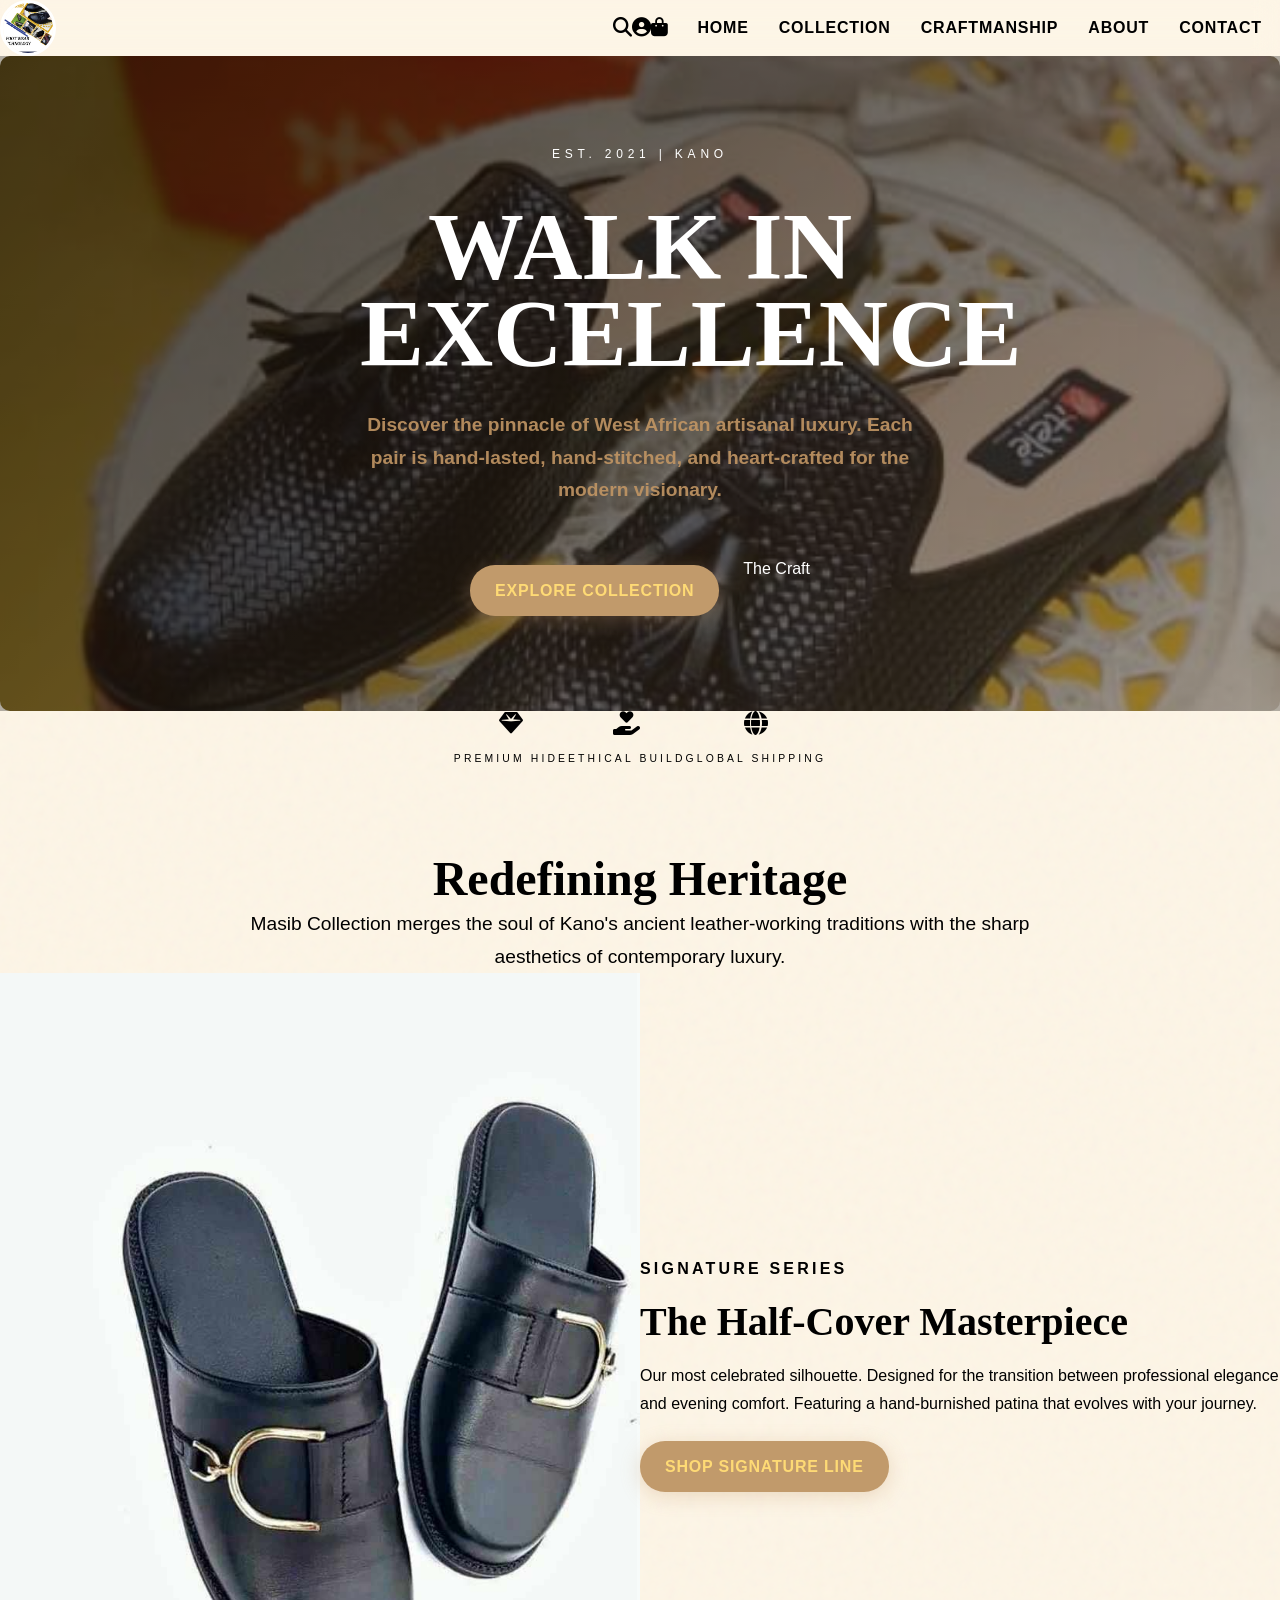
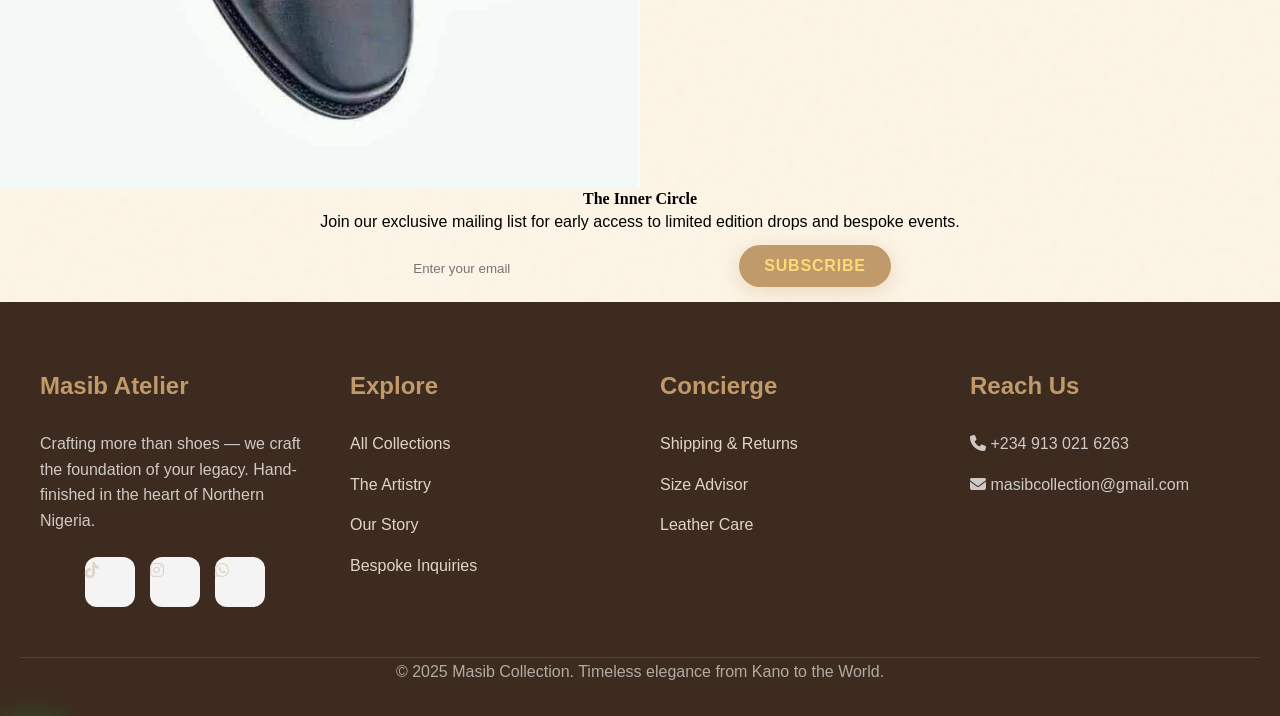
<file: index.html>
<!DOCTYPE html>
<html lang="en">
<head>
  <meta charset="UTF-8">
  <meta name="viewport" content="width=device-width, initial-scale=1.0">
  <title>Masib Collection | Luxury Artisanal Footwear</title>
  <link rel="stylesheet" href="style.css">
  <link rel="stylesheet" href="https://cdnjs.cloudflare.com/ajax/libs/font-awesome/6.4.0/css/all.min.css">
  <script src="main.js" defer></script>
</head>
<body class="bdy">
  <header id="home" class="top-header" role="banner">
    <a href="index.html" class="logo" aria-label="Masib Collection home">
      <img src="logo3.jpg" alt="MASIB-COLLECTION LOGO" class="mcl logo-circle">
    </a>
    
    <!-- Premium Luxury Icons Middle -->
    <div class="mid-nav-icons">
      <a href="products.html" aria-label="Search Collection"><i class="fas fa-search"></i></a>
      <a href="contact.html" aria-label="My Account"><i class="fas fa-user-circle"></i></a>
      <a href="products.html" aria-label="Shopping Bag"><i class="fas fa-shopping-bag"></i></a>
    </div>

    <nav class="main-nav" role="navigation">
      <button class="hamburger" type="button" aria-expanded="false">
        <span class="bar"></span>
        <span class="bar"></span>
        <span class="bar"></span>
      </button>
      <ul class="nav-links">
        <li><a href="home.html">HOME</a></li>
        <li><a href="products.html">COLLECTION</a></li>
        <li><a href="craftmanship.html">CRAFTMANSHIP</a></li>
        <li><a href="about.html">ABOUT</a></li>
        <li><a href="contact.html">CONTACT</a></li>
      </ul>
    </nav>
  </header>

  <main class="artisanal-texture" style="width: 100%; overflow-x: hidden;">
    <!-- HERO SPLASH -->
    <section class="hero" style="background-image: linear-gradient(135deg, rgba(26,17,8,0.7) 0%, rgba(194,150,100,0.3) 100%), url('hfs.jpg');">
      <div class="hero-content fade-in-up">
        <div class="hero-badges" style="margin-bottom: 2rem;">
          <span style="font-size: 0.75rem; letter-spacing: 0.4em; text-transform: uppercase; color: var(--accent); border: 1px solid var(--accent); padding: 0.5rem 1rem; border-radius: var(--radius-full);">EST. 2021 | KANO</span>
        </div>
        <h1 class="reveal-title" style="font-size: clamp(3rem, 10vw, 6rem); line-height: 0.9; margin-bottom: 2rem;">WALK IN <br><span style="color: var(--primary-light);">EXCELLENCE</span></h1>
        <p class="reveal-text" style="max-width: 600px; margin: 0 auto 3rem; font-size: 1.2rem; opacity: 0.9;">Discover the pinnacle of West African artisanal luxury. Each pair is hand-lasted, hand-stitched, and heart-crafted for the modern visionary.</p>
        <div style="display: flex; gap: 1.5rem; justify-content: center; flex-wrap: wrap;">
          <a href="products.html" class="btn">Explore Collection</a>
          <a href="craftmanship.html" class="btn-secondary" style="color: white; border-color: white; padding: var(--space-4) var(--space-8); border-radius: var(--radius-full);">The Craft</a>
        </div>
      </div>
    </section>

    <!-- LUXURY VALUE PROPOSITION -->
    <section class="section-container">
      <div class="hero-badges">
        <div style="text-align: center;">
          <i class="fas fa-gem" style="color: var(--primary); font-size: 1.5rem; display: block; margin-bottom: 0.5rem;"></i>
          <span style="font-size: 0.65rem; letter-spacing: 0.3em; text-transform: uppercase; color: var(--text-muted);">Premium Hide</span>
        </div>
        <div style="text-align: center;">
          <i class="fas fa-hand-holding-heart" style="color: var(--primary); font-size: 1.5rem; display: block; margin-bottom: 0.5rem;"></i>
          <span style="font-size: 0.65rem; letter-spacing: 0.3em; text-transform: uppercase; color: var(--text-muted);">Ethical Build</span>
        </div>
        <div style="text-align: center;">
          <i class="fas fa-globe" style="color: var(--primary); font-size: 1.5rem; display: block; margin-bottom: 0.5rem;"></i>
          <span style="font-size: 0.65rem; letter-spacing: 0.3em; text-transform: uppercase; color: var(--text-muted);">Global Shipping</span>
        </div>
      </div>

      <div class="text-box" style="margin-top: 5rem; max-width: 800px;">
        <h2 style="font-size: 3rem;">Redefining Heritage</h2>
        <p style="font-size: 1.2rem;">Masib Collection merges the soul of Kano's ancient leather-working traditions with the sharp aesthetics of contemporary luxury.</p>
      </div>
    </section>

    <!-- FEATURED PREVIEW -->
    <section class="section-container" style="background: var(--bg-surface); border-radius: var(--radius-lg); overflow: hidden;">
      <div class="split-content" style="width: 100%; box-sizing: border-box;">
        <div class="split-image reveal-image">
          <img src="hfc.jpg" alt="Luxury Masterpiece" style="border-radius: var(--radius-lg);">
        </div>
        <div class="split-text text-left">
          <span class="reveal-text" style="color: var(--primary); font-weight: 700; letter-spacing: 0.2em; display: block;">SIGNATURE SERIES</span>
          <h3 class="reveal-title" style="font-size: 2.5rem; margin: 1rem 0;">The Half-Cover Masterpiece</h3>
          <p class="reveal-text">Our most celebrated silhouette. Designed for the transition between professional elegance and evening comfort. Featuring a hand-burnished patina that evolves with your journey.</p>
          <a href="products.html" class="btn" style="margin-top: 1.5rem;">Shop Signature Line</a>
        </div>
      </div>
    </section>

    <!-- NEWSLETTER CALL -->
    <section class="newsletter-section" style="text-align: center;">
      <div class="text-box">
        <h2 style="color: var(--text-primary);">The Inner Circle</h2>
        <p>Join our exclusive mailing list for early access to limited edition drops and bespoke events.</p>
        <form class="newsletter-form">
          <input type="email" placeholder="Enter your email" required>
          <button type="submit" class="btn">Subscribe</button>
        </form>
      </div>
    </section>
  </main>

  <footer>
    <div class="footer-content">
      <div class="footer-column">
        <h3>Masib Atelier</h3>
        <p>Crafting more than shoes — we craft the foundation of your legacy. Hand-finished in the heart of Northern Nigeria.</p>
        <div class="social-media" style="margin-top: 1.5rem;">
          <a href="https://tiktok.com/@your-username" class="social-box" target="_blank"><i class="fab fa-tiktok"></i></a>
          <a href="https://instagram.com/your-username" class="social-box" target="_blank"><i class="fab fa-instagram"></i></a>
          <a href="https://wa.me/2349130216263" class="social-box" target="_blank"><i class="fab fa-whatsapp"></i></a>
        </div>
      </div>

      <div class="footer-column">
        <h3>Explore</h3>
        <ul>
          <li><a href="products.html">All Collections</a></li>
          <li><a href="craftmanship.html">The Artistry</a></li>
          <li><a href="about.html">Our Story</a></li>
          <li><a href="contact.html">Bespoke Inquiries</a></li>
        </ul>
      </div>

      <div class="footer-column">
        <h3>Concierge</h3>
        <ul>
          <li><a href="contact.html">Shipping & Returns</a></li>
          <li><a href="contact.html">Size Advisor</a></li>
          <li><a href="contact.html">Leather Care</a></li>
        </ul>
      </div>

      <div class="footer-column">
        <h3>Reach Us</h3>
        <p><i class="fas fa-phone"></i> +234 913 021 6263</p>
        <p><i class="fas fa-envelope"></i> masibcollection@gmail.com</p>
      </div>
    </div>
    <div class="footer-bottom">
      <p>&copy; 2025 Masib Collection. Timeless elegance from Kano to the World.</p>
    </div>
  </footer>

  <!-- FLOATING ACTIONS -->
  <a href="https://wa.me/2349130216263" class="whatsapp-float" target="_blank" aria-label="Order on WhatsApp">
    <i class="fab fa-whatsapp"></i>
  </a>
  <button class="scroll-to-top" aria-label="Scroll to top" onclick="window.scrollTo({top: 0, behavior: 'smooth'})">
    <i class="fas fa-arrow-up"></i>
  </button>
</body>
</html>
</file>
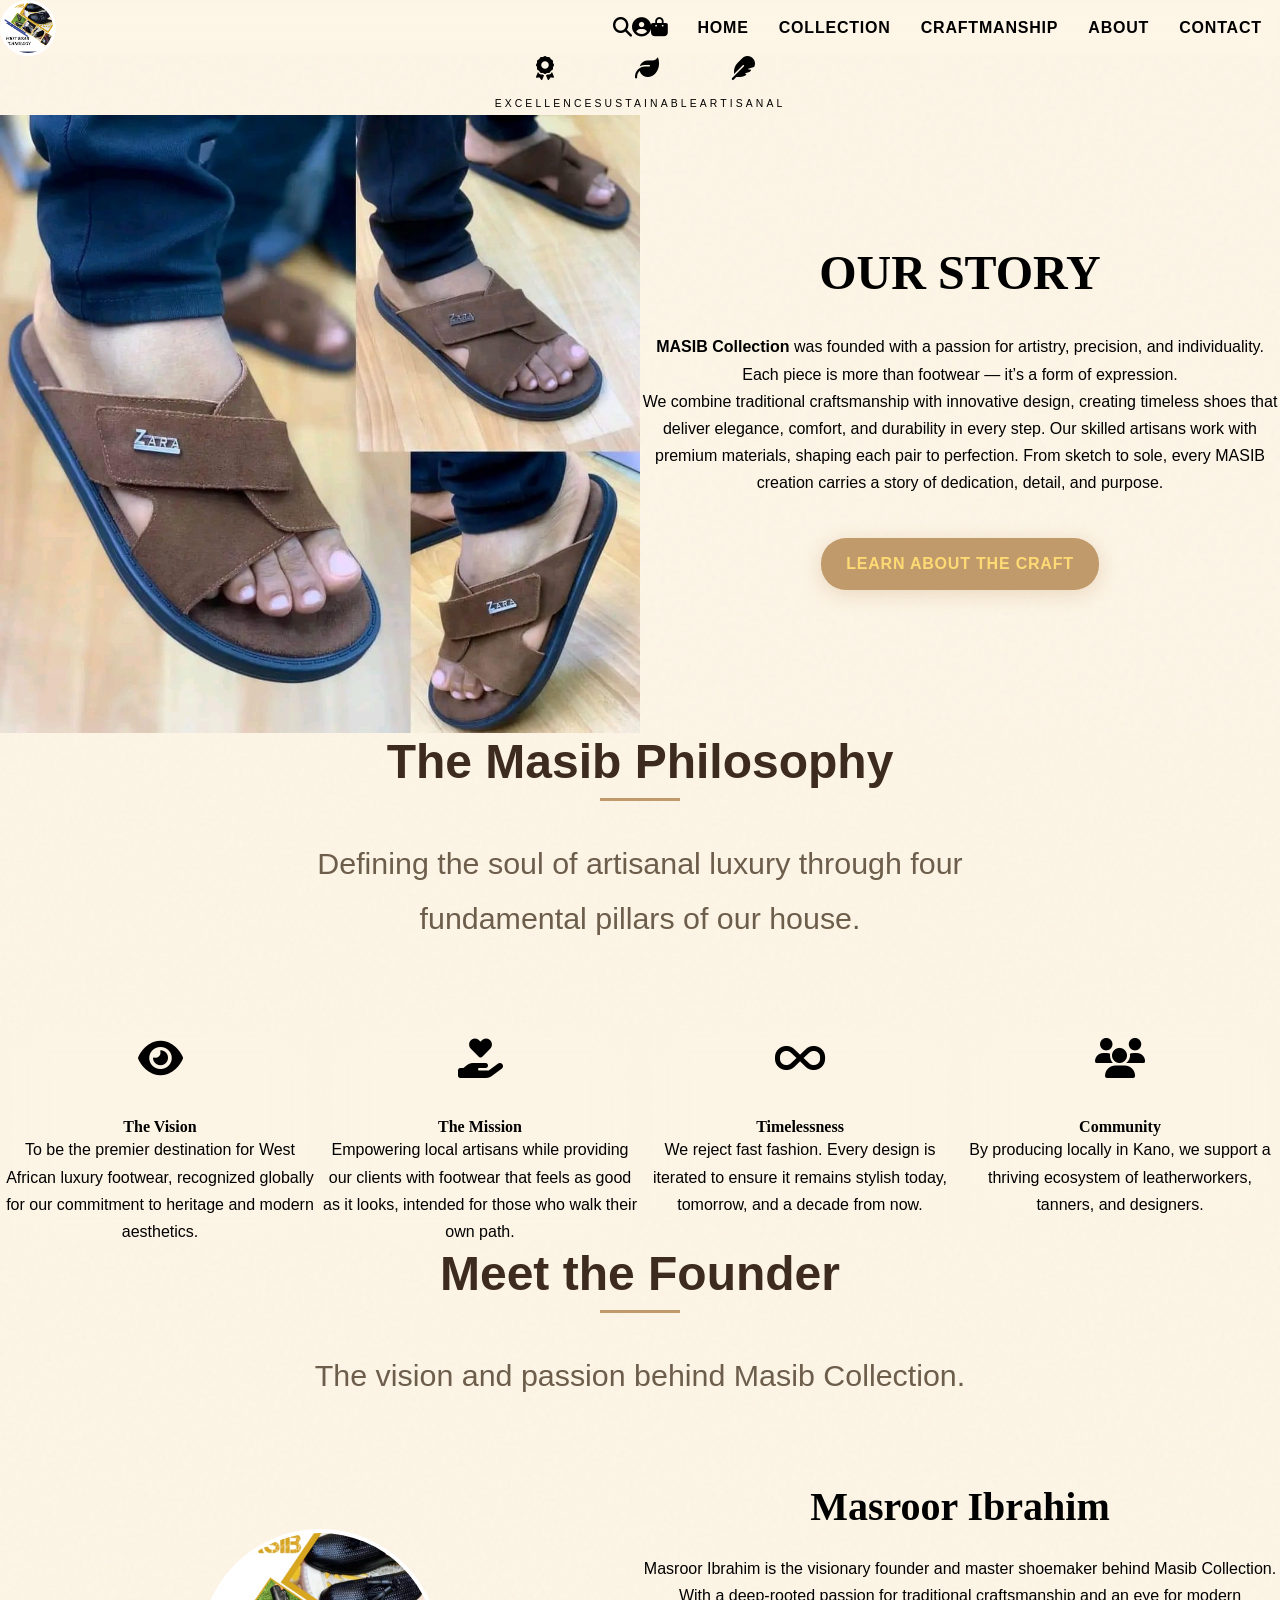
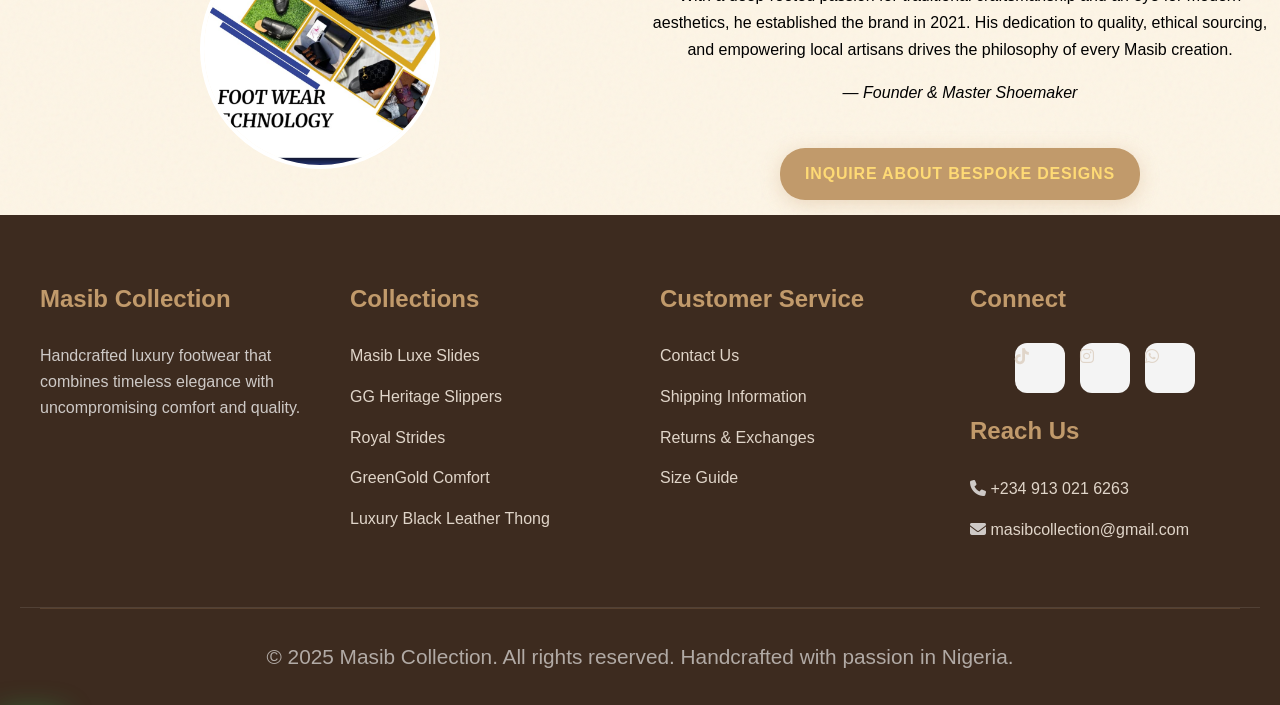
<file: about.html>
<!DOCTYPE html>
<html lang="en">
<head>
  <meta charset="UTF-8">
  <meta name="viewport" content="width=device-width, initial-scale=1.0">
  <title>Masib Collection | Artisanal Handmade Shoes</title>
  <link rel="stylesheet" href="style.css">
  <link rel="stylesheet" href="https://cdnjs.cloudflare.com/ajax/libs/font-awesome/6.4.0/css/all.min.css">
  <script src="main.js" defer></script>
</head>
<body class="bdy">
  <!-- HEADER SECTION -->
  <header id="home" class="top-header" role="banner">
    <a href="index.html" class="logo" aria-label="Masib Collection home">
      <img src="logo3.jpg" alt="MASIB-COLLECTION LOGO" class="mcl logo-circle">
    </a>

    <!-- Premium Luxury Icons Middle -->
    <div class="mid-nav-icons">
      <a href="products.html" aria-label="Search Collection"><i class="fas fa-search"></i></a>
      <a href="contact.html" aria-label="My Account"><i class="fas fa-user-circle"></i></a>
      <a href="products.html" aria-label="Shopping Bag"><i class="fas fa-shopping-bag"></i></a>
    </div>

    <nav class="main-nav" role="navigation">
      <button class="hamburger" type="button" aria-expanded="false">
        <span class="bar"></span>
        <span class="bar"></span>
        <span class="bar"></span>
      </button>
      <ul class="nav-links">
        <li><a href="home.html">HOME</a></li>
        <li><a href="products.html">COLLECTION</a></li>
        <li><a href="craftmanship.html">CRAFTMANSHIP</a></li>
        <li><a href="about.html">ABOUT</a></li>
        <li><a href="contact.html">CONTACT</a></li>
      </ul>
    </nav>
  </header>

 <!-- ===== ABOUT HERO SECTION ===== -->
<section class="section-container artisanal-texture" style="padding-top: var(--space-12);">
  <!-- Luxury Design Badges -->
  <div class="hero-badges">
    <div style="text-align: center;">
      <i class="fas fa-award" style="color: var(--primary); font-size: 1.5rem; display: block; margin-bottom: 0.5rem;"></i>
      <span style="font-size: 0.65rem; letter-spacing: 0.3em; text-transform: uppercase; color: var(--text-muted);">Excellence</span>
    </div>
    <div style="text-align: center;">
      <i class="fas fa-leaf" style="color: var(--primary); font-size: 1.5rem; display: block; margin-bottom: 0.5rem;"></i>
      <span style="font-size: 0.65rem; letter-spacing: 0.3em; text-transform: uppercase; color: var(--text-muted);">Sustainable</span>
    </div>
    <div style="text-align: center;">
      <i class="fas fa-feather" style="color: var(--primary); font-size: 1.5rem; display: block; margin-bottom: 0.5rem;"></i>
      <span style="font-size: 0.65rem; letter-spacing: 0.3em; text-transform: uppercase; color: var(--text-muted);">Artisanal</span>
    </div>
  </div>

  <div class="split-content">
    <div class="split-image reveal-image">
      <img src="zara.jpg" alt="Masib craftsmanship" style="border-radius: var(--radius-lg);">
    </div>
    <div class="split-text text-box">
      <h2 class="reveal-title" style="font-size: 3rem; margin-bottom: 2rem;">OUR STORY</h2>
      <p class="reveal-text"><strong>MASIB Collection</strong> was founded with a passion for artistry, precision, and individuality. Each piece is more than footwear — it’s a form of expression.</p>
      <p class="reveal-text">We combine traditional craftsmanship with innovative design, creating timeless shoes that deliver elegance, comfort, and durability in every step. Our skilled artisans work with premium materials, shaping each pair to perfection. From sketch to sole, every MASIB creation carries a story of dedication, detail, and purpose.</p>
      <div style="margin-top: 2rem;">
        <a href="craftmanship.html" class="btn">Learn about the craft</a>
      </div>
    </div>
  </div>
</section>

<!-- ===== PHILOSOPHY GRID SECTION ===== -->
<section class="section-container artisanal-texture" style="background: var(--bg-surface); border-radius: var(--radius-lg); margin-top: var(--space-8);">
  <div class="text-box" style="max-width: 800px; margin-bottom: 5rem;">
    <h2 class="section-title">The Masib Philosophy</h2>
    <p class="section-subtitle">Defining the soul of artisanal luxury through four fundamental pillars of our house.</p>
  </div>

  <div class="grid-container">
    <div class="glass-card" style="padding: var(--space-8);">
      <div style="font-size: 2.5rem; color: var(--primary); margin-bottom: 1.5rem;"><i class="fas fa-eye"></i></div>
      <h3>The Vision</h3>
      <p>To be the premier destination for West African luxury footwear, recognized globally for our commitment to heritage and modern aesthetics.</p>
    </div>

    <div class="glass-card" style="padding: var(--space-8);">
      <div style="font-size: 2.5rem; color: var(--primary); margin-bottom: 1.5rem;"><i class="fas fa-hand-holding-heart"></i></div>
      <h3>The Mission</h3>
      <p>Empowering local artisans while providing our clients with footwear that feels as good as it looks, intended for those who walk their own path.</p>
    </div>

    <div class="glass-card" style="padding: var(--space-8);">
      <div style="font-size: 2.5rem; color: var(--primary); margin-bottom: 1.5rem;"><i class="fas fa-infinity"></i></div>
      <h3>Timelessness</h3>
      <p>We reject fast fashion. Every design is iterated to ensure it remains stylish today, tomorrow, and a decade from now.</p>
    </div>

    <div class="glass-card" style="padding: var(--space-8);">
      <div style="font-size: 2.5rem; color: var(--primary); margin-bottom: 1.5rem;"><i class="fas fa-users"></i></div>
      <h3>Community</h3>
      <p>By producing locally in Kano, we support a thriving ecosystem of leatherworkers, tanners, and designers.</p>
    </div>
  </div>
</section>

<!-- ===== MEET THE FOUNDER SECTION ===== -->
<section class="section-container artisanal-texture" style="margin-top: var(--space-8);">
  <div class="text-box" style="max-width: 800px; margin-bottom: 5rem;">
    <h2 class="section-title">Meet the Founder</h2>
    <p class="section-subtitle">The vision and passion behind Masib Collection.</p>
  </div>

  <div class="split-content">
    <div class="split-image fade-in-left" style="width: 240px; height: 240px; margin: 0 auto; border-radius: 50%; overflow: hidden; border: 4px solid white; box-shadow: var(--shadow-lg);">
      <img src="logo3.jpg" alt="Masroor Ibrahim" style="object-fit: cover; width: 100%; height: 100%;">
    </div>
    <div class="split-text text-box fade-in-right">
      <h3 style="font-size: 2.5rem; margin-bottom: 1.5rem;">Masroor Ibrahim</h3> 
      <p>Masroor Ibrahim is the visionary founder and master shoemaker behind Masib Collection. With a deep-rooted passion for traditional craftsmanship and an eye for modern aesthetics, he established the brand in 2021. His dedication to quality, ethical sourcing, and empowering local artisans drives the philosophy of every Masib creation.</p>
      <p style="margin-top: 1rem; color: var(--text-muted); font-style: italic;">
        — Founder & Master Shoemaker
      </p>
      <div style="margin-top: 2rem;">
        <a href="contact.html" class="btn">Inquire About Bespoke Designs</a>
      </div>
    </div>
  </div>
</section>


  <!--FOOTER SECTION -->
<footer>
  <div class="footer-content">
    <div class="footer-column">
      <h3>Masib Collection</h3>
      <p>Handcrafted luxury footwear that combines timeless elegance with uncompromising comfort and quality.</p>
    </div>

    <div class="footer-column">
      <h3>Collections</h3>
      <ul>
        <li><a href="products.html">Masib Luxe Slides</a></li>
        <li><a href="products.html">GG Heritage Slippers</a></li>
        <li><a href="products.html">Royal Strides</a></li>
        <li><a href="products.html">GreenGold Comfort</a></li>
        <li><a href="products.html">Luxury Black Leather Thong</a></li>
      </ul>
    </div>
   
    <div class="footer-column">
      <h3>Customer Service</h3>
      <ul>
        <li><a href="contact.html">Contact Us</a></li>
        <li><a href="contact.html">Shipping Information</a></li>
        <li><a href="contact.html">Returns &amp; Exchanges</a></li>
        <li><a href="contact.html">Size Guide</a></li>
      </ul>
    </div>

    <div class="footer-column">
      <h3>Connect</h3>
      <div class="social-media">
        <a href="https://tiktok.com/@your-username" class="social-box" target="_blank"><i class="fab fa-tiktok"></i></a>
        <a href="https://instagram.com/your-username" class="social-box" target="_blank"><i class="fab fa-instagram"></i></a>
        <a href="https://wa.me/2349130216263" class="social-box" target="_blank"><i class="fab fa-whatsapp"></i></a>
      </div>
      <h3 style="margin-top: 1.5rem;">Reach Us</h3>
      <p><i class="fas fa-phone" aria-hidden="true"></i> <a href="tel:+2349130216263">+234 913 021 6263</a></p>
      <p><i class="fas fa-envelope" aria-hidden="true"></i> <a href="mailto:masibcollection@gmail.com">masibcollection@gmail.com</a></p>
    </div>
  </div>
  <div class="footer-bottom">
    <div class="copyright">
      <p>&copy; 2025 Masib Collection. All rights reserved. Handcrafted with passion in Nigeria.</p>
    </div>
  </div>
</footer>

<!-- WhatsApp Floating Button -->
<a href="https://wa.me/2349130216263" class="whatsapp-float" target="_blank" rel="noopener noreferrer" aria-label="Chat on WhatsApp">
  <i class="fab fa-whatsapp"></i>
</a>

<!-- Scroll to Top Button -->
<button class="scroll-to-top" aria-label="Scroll to top" onclick="window.scrollTo({top: 0, behavior: 'smooth'})">
  <i class="fas fa-arrow-up"></i>
</button>
</body>
</html>
</file>
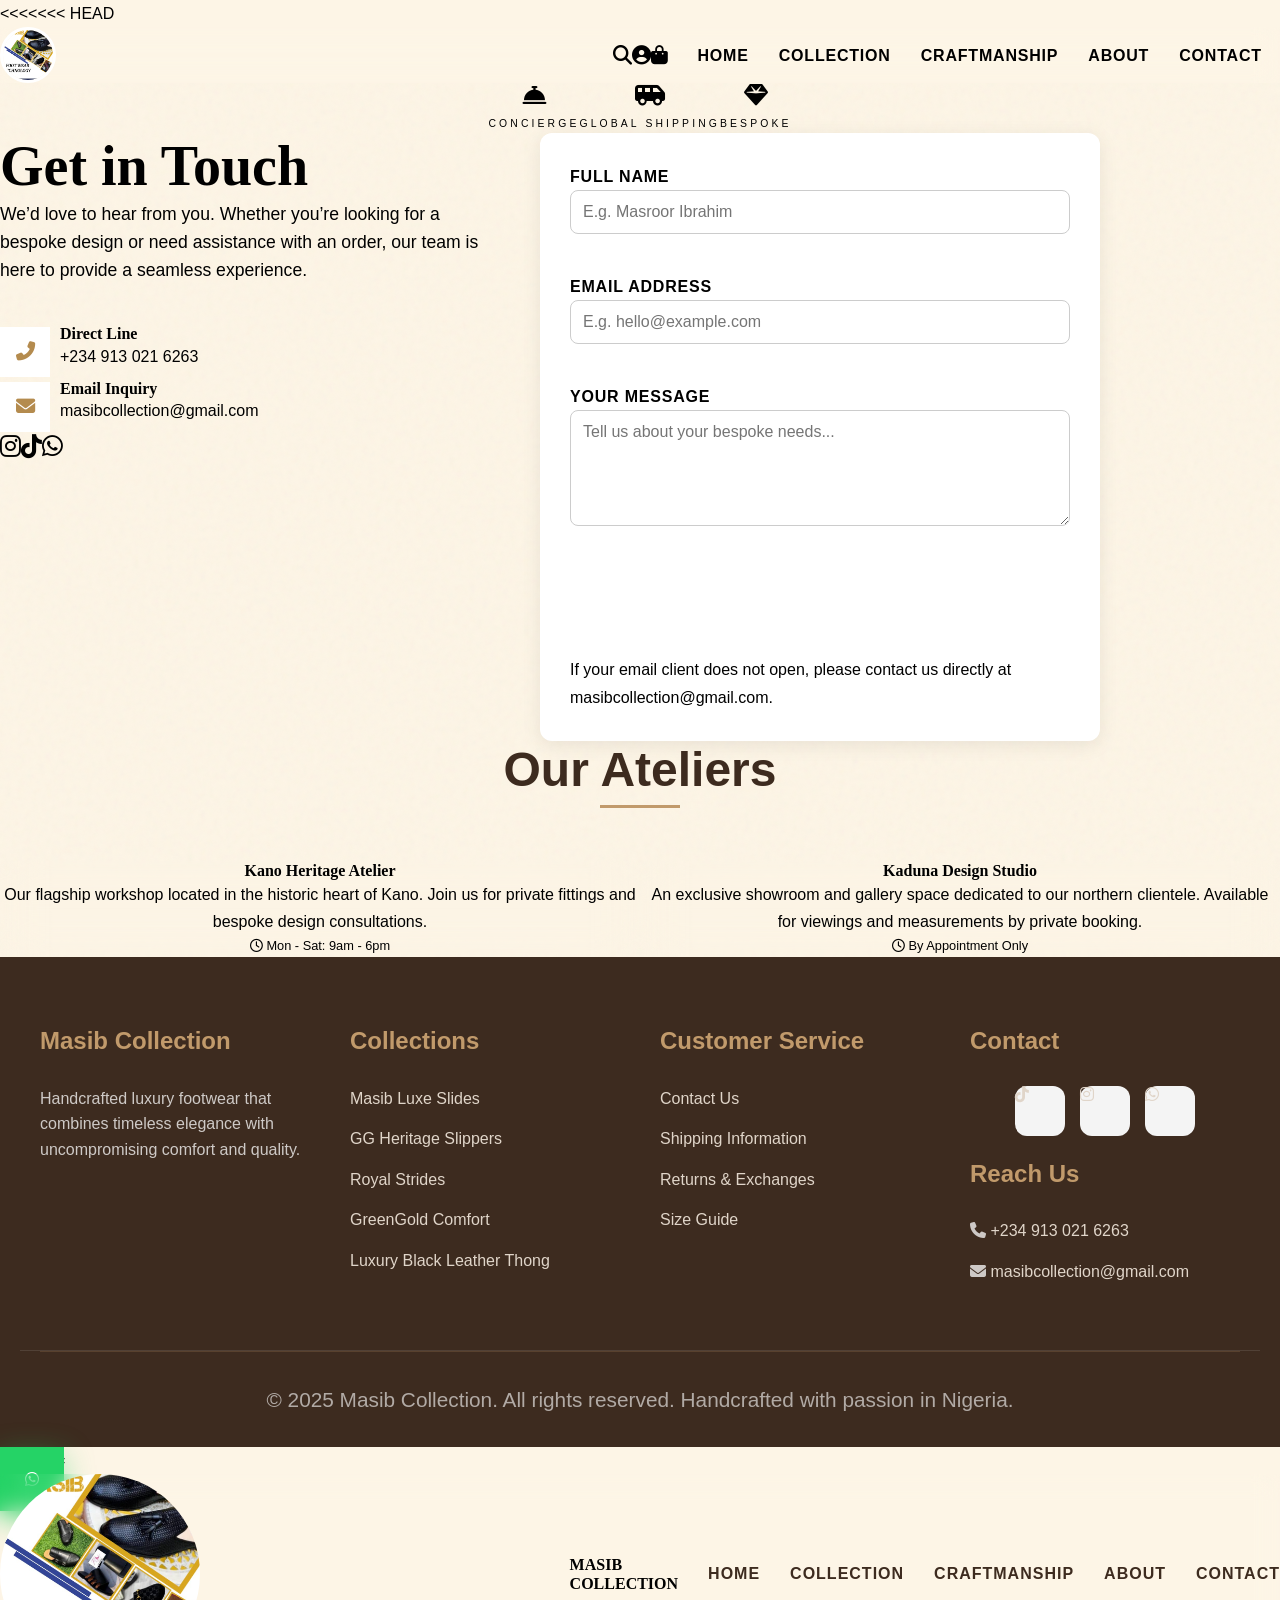
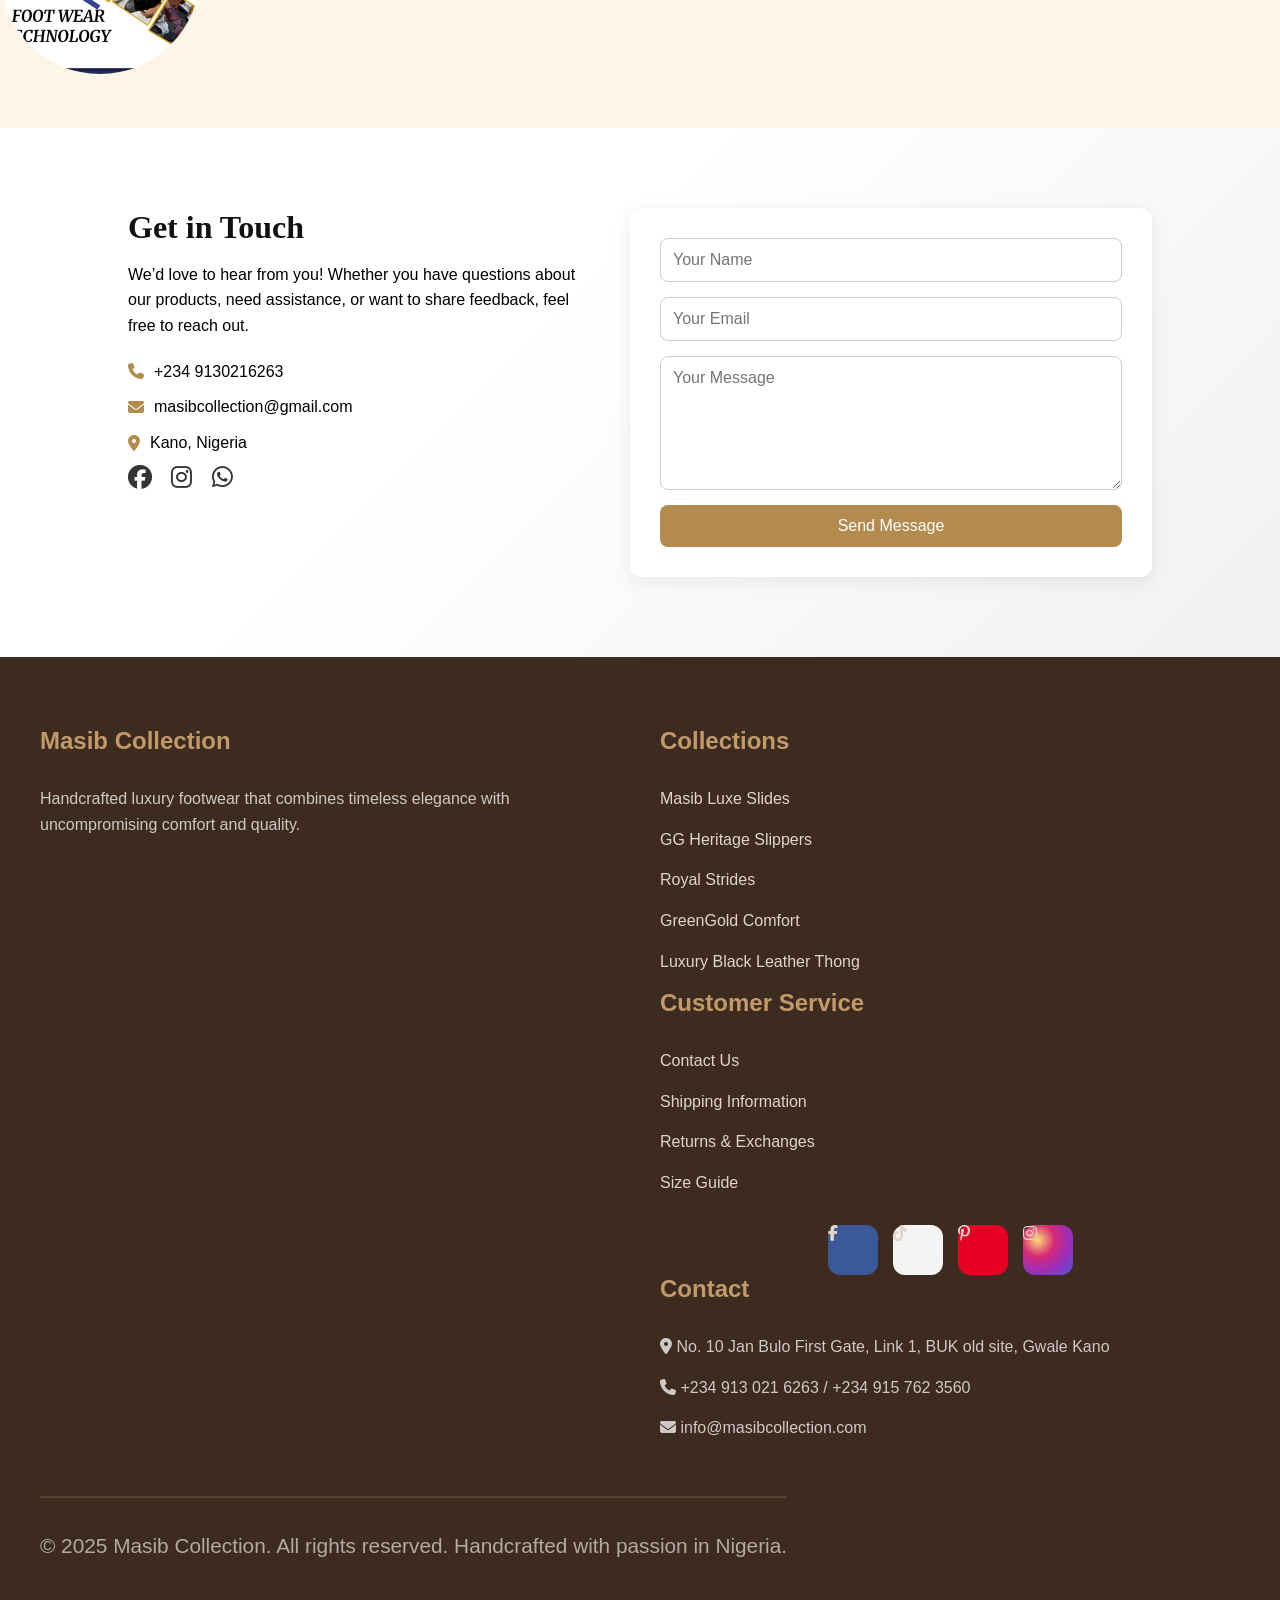
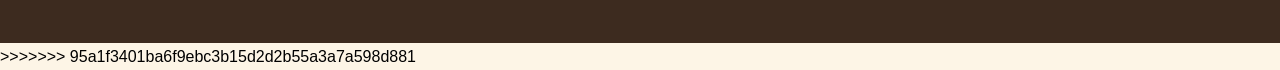
<file: contact.html>
<<<<<<< HEAD
<!DOCTYPE html>
<html lang="en">
<head>
  <meta charset="UTF-8">
  <meta name="viewport" content="width=device-width, initial-scale=1.0">
  <title>Contact | Masib Collection</title>
  <link rel="stylesheet" href="style.css">
  <link rel="stylesheet" href="https://cdnjs.cloudflare.com/ajax/libs/font-awesome/6.4.0/css/all.min.css">
  <script src="main.js" defer></script>
</head>
<body class="bdy">
  <!-- HEADER SECTION -->
  <header id="home" class="top-header" role="banner">
    <a href="index.html" class="logo" aria-label="Masib Collection home">
      <img src="logo3.jpg" alt="MASIB-COLLECTION LOGO" class="mcl logo-circle">
    </a>

    <!-- Premium Luxury Icons Middle -->
    <div class="mid-nav-icons">
      <a href="products.html" aria-label="Search Collection"><i class="fas fa-search"></i></a>
      <a href="contact.html" aria-label="My Account"><i class="fas fa-user-circle"></i></a>
      <a href="products.html" aria-label="Shopping Bag"><i class="fas fa-shopping-bag"></i></a>
    </div>

    <nav class="main-nav" role="navigation" aria-label="Main navigation">
      <button class="hamburger" type="button" aria-expanded="false">
        <span class="bar"></span>
        <span class="bar"></span>
        <span class="bar"></span>
      </button>
      <ul class="nav-links">
        <li><a href="home.html">HOME</a></li>
        <li><a href="products.html">COLLECTION</a></li>
        <li><a href="craftmanship.html">CRAFTMANSHIP</a></li>
        <li><a href="about.html">ABOUT</a></li>
        <li><a href="contact.html">CONTACT</a></li>
      </ul>
    </nav>
  </header>

    <main class="artisanal-texture">
    <!-- Luxury Design Badges -->
    <section class="section-container" style="padding-top: var(--space-12); padding-bottom: 0;">
      <div class="hero-badges">
        <div style="text-align: center;">
          <i class="fas fa-concierge-bell" style="color: var(--primary); font-size: 1.5rem; display: block; margin-bottom: 0.5rem;"></i>
          <span style="font-size: 0.65rem; letter-spacing: 0.3em; text-transform: uppercase; color: var(--text-muted);">Concierge</span>
        </div>
        <div style="text-align: center;">
          <i class="fas fa-shuttle-van" style="color: var(--primary); font-size: 1.5rem; display: block; margin-bottom: 0.5rem;"></i>
          <span style="font-size: 0.65rem; letter-spacing: 0.3em; text-transform: uppercase; color: var(--text-muted);">Global Shipping</span>
        </div>
        <div style="text-align: center;">
          <i class="fas fa-gem" style="color: var(--primary); font-size: 1.5rem; display: block; margin-bottom: 0.5rem;"></i>
          <span style="font-size: 0.65rem; letter-spacing: 0.3em; text-transform: uppercase; color: var(--text-muted);">Bespoke</span>
        </div>
      </div>
    </section>

    <section class="section-container">
    <div class="contact-container">
      <div class="contact-info fade-in-left">
        <div class="text-box" style="text-align: left; margin: 0;">
          <h1 style="font-size: clamp(2.5rem, 8vw, 3.5rem);">Get in Touch</h1>
          <p style="font-size: 1.1rem; margin-bottom: 2.5rem;">We’d love to hear from you. Whether you’re looking for a bespoke design or need assistance with an order, our team is here to provide a seamless experience.</p>
        </div>

        <div class="contact-details">
          <div class="contact-item">
            <i class="fas fa-phone-alt"></i>
            <div>
              <h4>Direct Line</h4>
              <p>+234 913 021 6263</p>
            </div>
          </div>
          <div class="contact-item">
            <i class="fas fa-envelope"></i>
            <div>
              <h4>Email Inquiry</h4>
              <p>masibcollection@gmail.com</p>
            </div>
          </div>
        </div>

        <div class="contact-socials">
          <a href="https://instagram.com/your-username" target="_blank" aria-label="Instagram"><i class="fab fa-instagram"></i></a>
          <a href="https://www.tiktok.com/@your-username" target="_blank" aria-label="TikTok"><i class="fab fa-tiktok"></i></a>
          <a href="https://wa.me/2349130216263" target="_blank" aria-label="WhatsApp"><i class="fab fa-whatsapp"></i></a>
        </div>
      </div>

      <div class="contact-form glass-card fade-in-right">
        <form id="premium-contact-form" action="mailto:info@masibcollection.com" method="post" enctype="text/plain" style="display: grid; gap: 1.5rem;">
            <div class="form-group">
              <label for="name">Full Name</label>
              <input id="name" type="text" name="name" placeholder="E.g. Masroor Ibrahim" required>
            </div>
            <div class="form-group">
              <label for="email">Email Address</label>
              <input id="email" type="email" name="email" placeholder="E.g. hello@example.com" required>
            </div>
            <div class="form-group">
              <label for="message">Your Message</label>
              <textarea id="message" name="message" rows="5" placeholder="Tell us about your bespoke needs..."></textarea>
            </div>
            <button type="submit" class="btn">Send Message</button>
            <p class="form-fallback">If your email client does not open, please contact us directly at <a href="mailto:masibcollection@gmail.com">masibcollection@gmail.com</a>.</p>
        </form>
        <!-- Success Animation Overlay -->
        <div id="form-success" class="success-overlay" style="display: none;">
          <div class="success-icon"><i class="fas fa-check-circle"></i></div>
          <h3>Message Sent</h3>
          <p>Thank you for choosing Masib Collection. We will contact you shortly.</p>
        </div>
      </div>
    </div>
  </section>

  <!-- ATELIER LOCATIONS -->
  <section class="section-container" style="margin-top: var(--space-8); background: var(--bg-surface); border-radius: var(--radius-lg);">
    <h2 class="section-title">Our Ateliers</h2>
    <div class="grid-container" style="margin-top: 3rem;">
      <div class="glass-card" style="padding: var(--space-6);">
        <h3 style="color: var(--primary);">Kano Heritage Atelier</h3>
        <p>Our flagship workshop located in the historic heart of Kano. Join us for private fittings and bespoke design consultations.</p>
        <p style="font-size: 0.8rem; color: var(--text-muted);"><i class="far fa-clock"></i> Mon - Sat: 9am - 6pm</p>
      </div>
      <div class="glass-card" style="padding: var(--space-6);">
        <h3 style="color: var(--primary);">Kaduna Design Studio</h3>
        <p>An exclusive showroom and gallery space dedicated to our northern clientele. Available for viewings and measurements by private booking.</p>
        <p style="font-size: 0.8rem; color: var(--text-muted);"><i class="far fa-clock"></i> By Appointment Only</p>
      </div>
    </div>
  </section>
</main>

  <!--FOOTER SECTION -->
<footer>
  <div class="footer-content">
    <div class="footer-column">
      <h3>Masib Collection</h3>
      <p>Handcrafted luxury footwear that combines timeless elegance with uncompromising comfort and quality.</p>
    </div>

    <div class="footer-column">
      <h3>Collections</h3>
      <ul>
        <li><a href="products.html">Masib Luxe Slides</a></li>
        <li><a href="products.html">GG Heritage Slippers</a></li>
        <li><a href="products.html">Royal Strides</a></li>
        <li><a href="products.html">GreenGold Comfort</a></li>
        <li><a href="products.html">Luxury Black Leather Thong</a></li>
      </ul>
    </div>

    <div class="footer-column">
      <h3>Customer Service</h3>
      <ul>
        <li><a href="contact.html">Contact Us</a></li>
        <li><a href="#">Shipping Information</a></li>
        <li><a href="#">Returns &amp; Exchanges</a></li>
        <li><a href="#">Size Guide</a></li>
      </ul>
    </div>

    <div class="footer-column">
      <h3>Contact</h3>
      <div class="social-media">
        <a href="https://tiktok.com/@your-username" class="social-box" target="_blank"><i class="fab fa-tiktok"></i></a>
        <a href="https://instagram.com/your-username" class="social-box" target="_blank"><i class="fab fa-instagram"></i></a>
        <a href="https://wa.me/2349130216263" class="social-box" target="_blank"><i class="fab fa-whatsapp"></i></a>
      </div>
      <h3 style="margin-top: 1.5rem;">Reach Us</h3>
      <p><i class="fas fa-phone" aria-hidden="true"></i> <a href="tel:+2349130216263">+234 913 021 6263</a></p>
      <p><i class="fas fa-envelope" aria-hidden="true"></i> <a href="mailto:masibcollection@gmail.com">masibcollection@gmail.com</a></p>
    </div>
  </div>
  <div class="footer-bottom">
    <div class="copyright">
      <p>&copy; 2025 Masib Collection. All rights reserved. Handcrafted with passion in Nigeria.</p>
    </div>
  </div>
</footer>

<!-- WhatsApp Floating Button -->
<a href="https://wa.me/2349130216263" class="whatsapp-float" target="_blank" rel="noopener noreferrer" aria-label="Chat on WhatsApp">
  <i class="fab fa-whatsapp"></i>
</a>

<!-- Scroll to Top Button -->
<button class="scroll-to-top" aria-label="Scroll to top" onclick="window.scrollTo({top: 0, behavior: 'smooth'})">
  <i class="fas fa-arrow-up"></i>
</button>
</body>
</html>
=======

<!DOCTYPE html>
<html lang="en">
<head>
  <meta charset="UTF-8">
  <meta name="viewport" content="width=device-width, initial-scale=1.0">
  <title>Masib Collection | Artisanal Handmade Shoes</title>
  <link rel="stylesheet" href="style.css">
  <link rel="stylesheet" href="https://cdnjs.cloudflare.com/ajax/libs/font-awesome/6.4.0/css/all.min.css">
</header>
<body class="bdy">
  <!-- HEADER SECTION -->
  <header id="home" class="top-header" role="banner">
    <a href="index.html" aria-label="Masib Collection home">
      <img src="logo3.jpg" alt="MASIB-COLLECTION LOGO" class="mcl">
    </a>

    <h1>MASIB<br>COLLECTION</h1>
    <nav role="navigation" aria-label="Main navigation">
      <ul>
        <li><a href="index.html">HOME</a></li>
        <li><a href="products.html">COLLECTION</a></li>
        <li><a href="craftmanship.html">CRAFTMANSHIP</a></li>
        <li><a href="about.html">ABOUT</a></li>
        <li><a href="contact.html">CONTACT</a></li>
      </ul>
    </nav><br><br>
    </header>

    <section class="contact-section">
    <div class="contact-container">
      <div class="contact-info">
        <h2>Get in Touch</h2>
        <p>We’d love to hear from you! Whether you have questions about our products, need assistance, or want to share feedback, feel free to reach out.</p>

        <div class="contact-details">
          <p><i class="fas fa-phone"></i> +234 9130216263</p>
          <p><i class="fas fa-envelope"></i> masibcollection@gmail.com</p>
          <p><i class="fas fa-map-marker-alt"></i> Kano, Nigeria</p>
        </div>

        <div class="contact-links">
          <a href="https://facebook.com" target="_blank"><i class="fab fa-facebook"></i></a>
          <a href="https://instagram.com" target="_blank"><i class="fab fa-instagram"></i></a>
          <a href="https://wa.me/2349130216263" target="_blank"><i class="fab fa-whatsapp"></i></a>
        </div>
      </div>

      <div class="contact-form">
        <form action="mailto:masibcollection@gmail.com" method="post" enctype="text/plain">
          <input type="text" name="name" placeholder="Your Name" required>
          <input type="email" name="email" placeholder="Your Email" required>
          <textarea name="message" rows="6" placeholder="Your Message" required></textarea>
          <button type="submit">Send Message</button>
        </form>
      </div>
    </div>
  </section>

  <!--FOOTER SECTION -->
<footer>
  <div class="footer-content">
    <div class="footer-column">
      <h3>Masib Collection</h3>
      <p>Handcrafted luxury footwear that combines timeless elegance with uncompromising comfort and quality.</p>
    </div>

    <div class="footer-column">
      <h3>Collections</h3>
      <ul>
        <li><a href="products.html">Masib Luxe Slides</a></li>
        <li><a href="products.html">GG Heritage Slippers</a></li>
        <li><a href="products.html">Royal Strides</a></li>
        <li><a href="products.html">GreenGold Comfort</a></li>
        <li><a href="products.html">Luxury Black Leather Thong</a></li>
      </ul>
   
    <div class="footer-column">
      <h3>Customer Service</h3>
      <ul>
        <li><a href="contact.html">Contact Us</a></li>
        <li><a href="contact.html">Shipping Information</a></li>
        <li><a href="contact.html">Returns &amp; Exchanges</a></li>
        <li><a href="contact.html">Size Guide</a></li>
      </ul>
    </div>

<div class="social-media">
<a href="#https://facebook.com/@your-username" class="social-box facebook" target="_blank" rel="noopener noreferrer" aria-label="Masib Collection on Facebook">
  <i class="fab fa-facebook-f" aria-hidden="true"></i>
</a>
  <a href="https://www.tiktok.com/@your-username" class="social-box tiktok" target="_blank" rel="noopener noreferrer" aria-label="Masib Collection on TikTok">
    <i class="fab fa-tiktok" aria-hidden="true"></i>
  </a>
  <a href="https://pinterest.com/your-username" class="social-box pinterest" target="_blank" rel="noopener noreferrer" aria-label="Masib Collection on Pinterest">
    <i class="fab fa-pinterest-p" aria-hidden="true"></i>
  </a>
  <a href="https://instagram.com/your-username" class="social-box instagram" target="_blank" rel="noopener noreferrer" aria-label="Masib Collection on Instagram">
    <i class="fab fa-instagram" aria-hidden="true"></i>
  </a>
</div>
    <div class="footer-column">
      <h3>Contact</h3>
      <p><i class="fas fa-map-marker-alt" aria-hidden="true"></i> No. 10 Jan Bulo First Gate, Link 1, BUK old site, Gwale Kano</p>
      <p><i class="fas fa-phone" aria-hidden="true"></i> +234 913 021 6263 / +234 915 762 3560</p>
      <p><i class="fas fa-envelope" aria-hidden="true"></i> info@masibcollection.com</p>
    </div>
  </div>
  <div class="footer-bottom">
    <div class="copyright">
      <p>&copy; 2025 Masib Collection. All rights reserved. Handcrafted with passion in Nigeria.</p>
    </div>
  </div>
</footer>
</body>
</html>
>>>>>>> 95a1f3401ba6f9ebc3b15d2d2b55a3a7a598d881
</file>
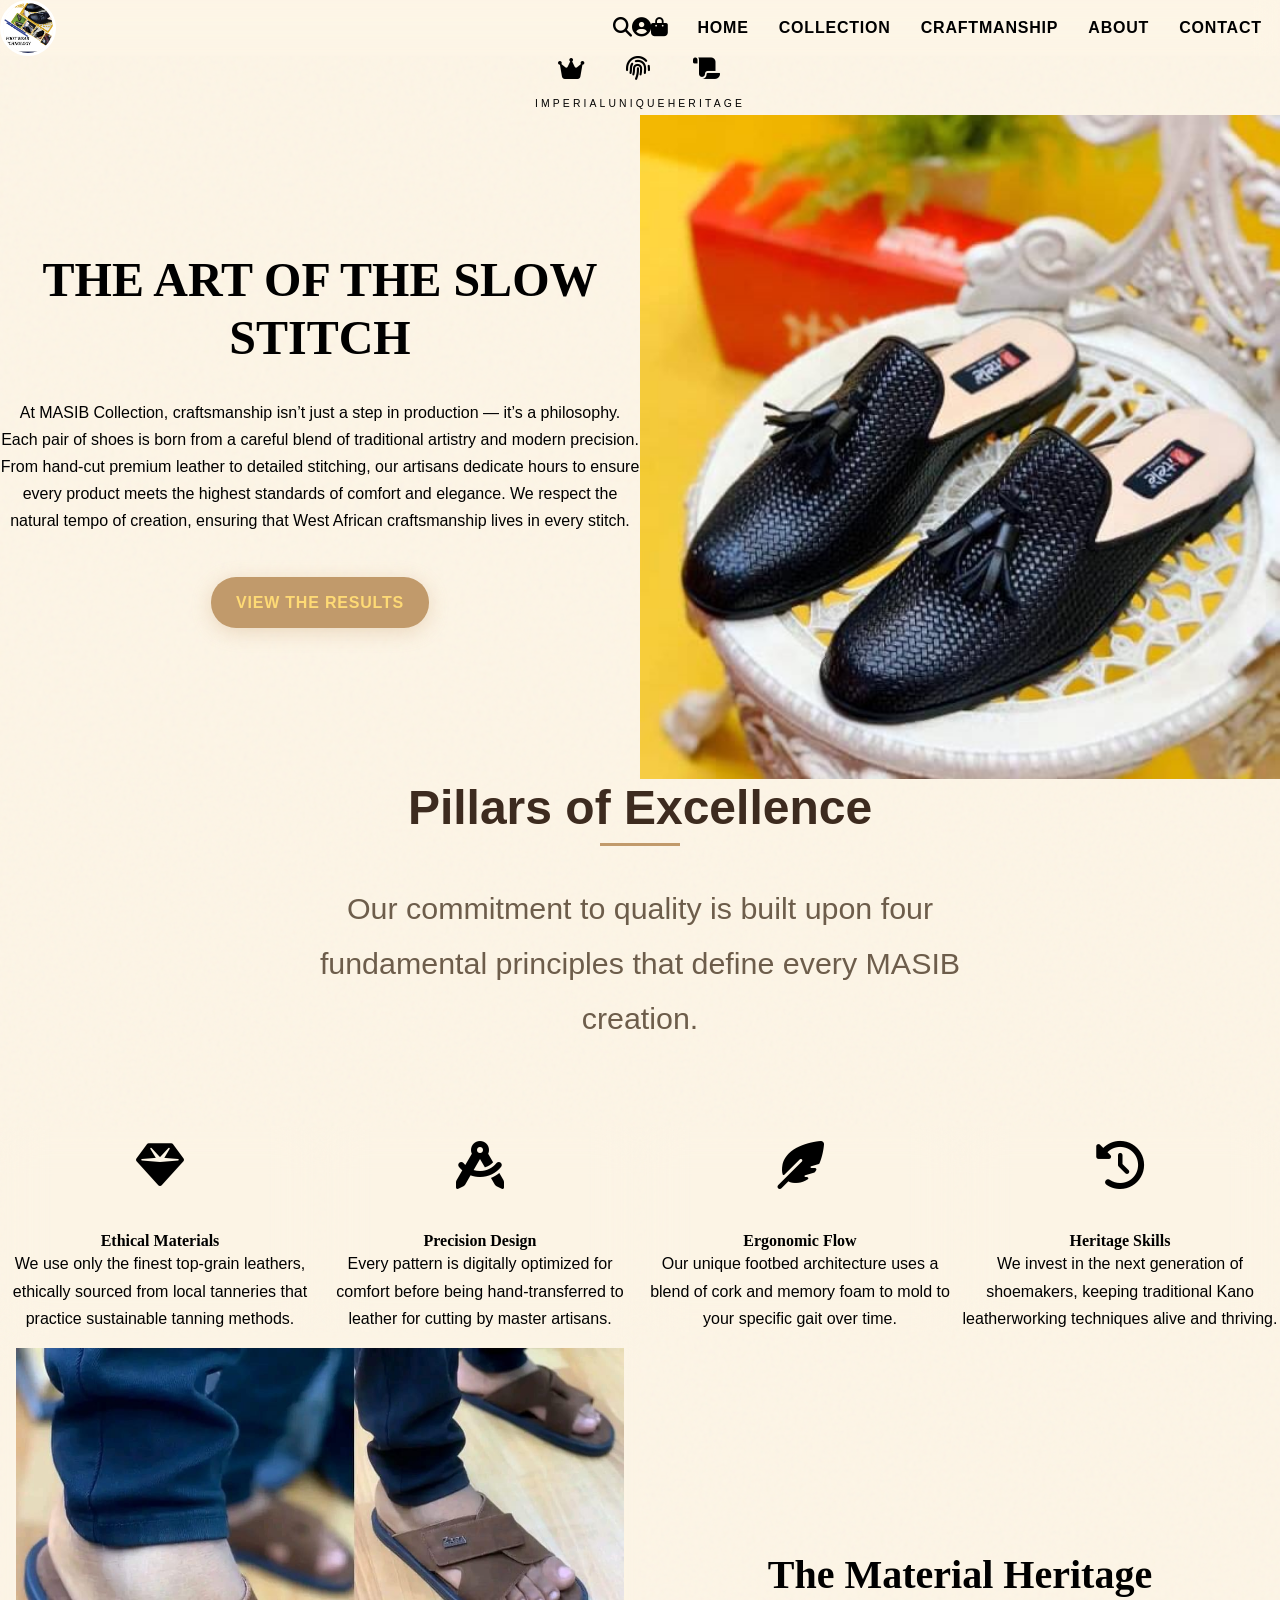
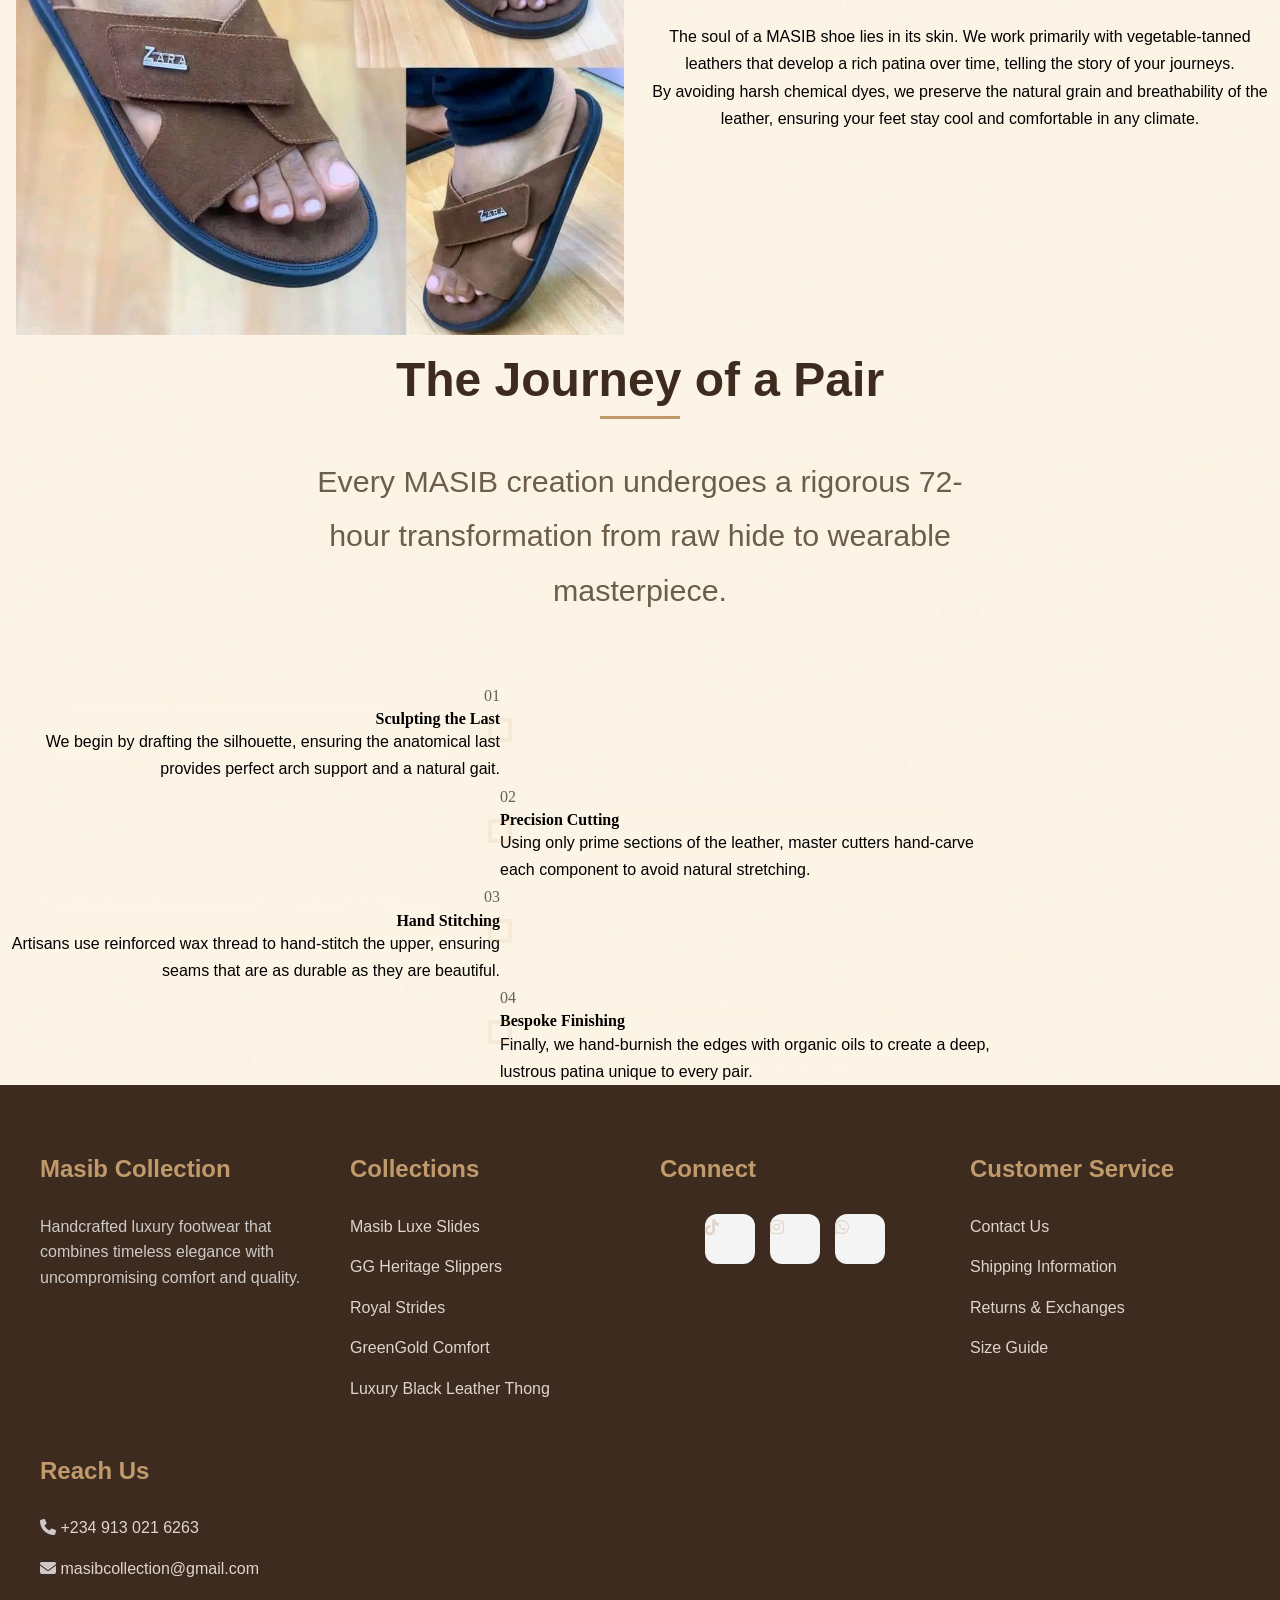
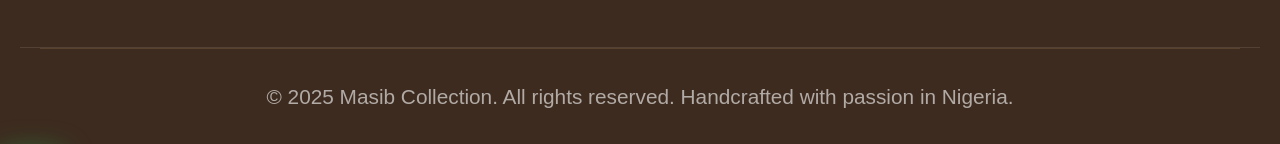
<file: craftmanship.html>
<!DOCTYPE html>
<html lang="en">
<head>
  <meta charset="UTF-8">
  <meta name="viewport" content="width=device-width, initial-scale=1.0">
  <title>Masib Collection | Artisanal Handmade Shoes</title>
  <link rel="stylesheet" href="style.css">
  <link rel="stylesheet" href="https://cdnjs.cloudflare.com/ajax/libs/font-awesome/6.4.0/css/all.min.css">
  <script src="main.js" defer></script>
</head>
<body class="bdy">
  <!-- HEADER SECTION -->
  <header id="home" class="top-header" role="banner">
    <a href="index.html" class="logo" aria-label="Masib Collection home">
      <img src="logo3.jpg" alt="MASIB-COLLECTION LOGO" class="mcl logo-circle">
    </a>

    <!-- Premium Luxury Icons Middle -->
    <div class="mid-nav-icons">
      <a href="products.html" aria-label="Search Collection"><i class="fas fa-search"></i></a>
      <a href="contact.html" aria-label="My Account"><i class="fas fa-user-circle"></i></a>
      <a href="products.html" aria-label="Shopping Bag"><i class="fas fa-shopping-bag"></i></a>
    </div>

    <nav class="main-nav" role="navigation">
      <button class="hamburger" type="button" aria-expanded="false">
        <span class="bar"></span>
        <span class="bar"></span>
        <span class="bar"></span>
      </button>
      <ul class="nav-links">
        <li><a href="home.html">HOME</a></li>
        <li><a href="products.html">COLLECTION</a></li>
        <li><a href="craftmanship.html">CRAFTMANSHIP</a></li>
        <li><a href="about.html">ABOUT</a></li>
        <li><a href="contact.html">CONTACT</a></li>
      </ul>
    </nav>
  </header>

 <!-- ===== CRAFTSMANSHIP SECTION ===== -->
<section class="section-container artisanal-texture" style="padding-top: var(--space-12);">
  <!-- Luxury Design Badges -->
  <div class="hero-badges">
    <div style="text-align: center;">
      <i class="fas fa-crown" style="color: var(--primary); font-size: 1.5rem; display: block; margin-bottom: 0.5rem;"></i>
      <span style="font-size: 0.65rem; letter-spacing: 0.3em; text-transform: uppercase; color: var(--text-muted);">Imperial</span>
    </div>
    <div style="text-align: center;">
      <i class="fas fa-fingerprint" style="color: var(--primary); font-size: 1.5rem; display: block; margin-bottom: 0.5rem;"></i>
      <span style="font-size: 0.65rem; letter-spacing: 0.3em; text-transform: uppercase; color: var(--text-muted);">Unique</span>
    </div>
    <div style="text-align: center;">
      <i class="fas fa-scroll" style="color: var(--primary); font-size: 1.5rem; display: block; margin-bottom: 0.5rem;"></i>
      <span style="font-size: 0.65rem; letter-spacing: 0.3em; text-transform: uppercase; color: var(--text-muted);">Heritage</span>
    </div>
  </div>

  <div class="split-content">
    <div class="split-text text-box">
      <h2 style="font-size: 3rem; margin-bottom: 2rem;">THE ART OF THE SLOW STITCH</h2>
      <p>At MASIB Collection, craftsmanship isn’t just a step in production — it’s a philosophy. Each pair of shoes is born from a careful blend of traditional artistry and modern precision.</p>
      <p>From hand-cut premium leather to detailed stitching, our artisans dedicate hours to ensure every product meets the highest standards of comfort and elegance. We respect the natural tempo of creation, ensuring that West African craftsmanship lives in every stitch.</p>
      <div style="margin-top: 2rem;">
        <a href="products.html" class="btn">View the results</a>
      </div>
    </div>
    <div class="split-image">
      <img src="hfs.jpg" alt="Handmade leather craftsmanship" style="border-radius: var(--radius-lg);">
    </div>
  </div>
</section>

<!-- ===== THE PILLARS OF EXCELLENCE ===== -->
<section class="section-container artisanal-texture" style="background: var(--bg-surface); border-radius: var(--radius-lg); margin-top: var(--space-8);">
  <div class="text-box" style="max-width: 800px; margin-bottom: 5rem;">
    <h2 class="section-title">Pillars of Excellence</h2>
    <p class="section-subtitle">Our commitment to quality is built upon four fundamental principles that define every MASIB creation.</p>
  </div>

  <div class="grid-container">
    <!-- Glass Card 1 -->
    <div class="glass-card" style="padding: var(--space-8);">
      <div style="font-size: 3rem; color: var(--primary); margin-bottom: 1.5rem;"><i class="fas fa-gem"></i></div>
      <h3>Ethical Materials</h3>
      <p>We use only the finest top-grain leathers, ethically sourced from local tanneries that practice sustainable tanning methods.</p>
    </div>

    <!-- Glass Card 2 -->
    <div class="glass-card" style="padding: var(--space-8);">
      <div style="font-size: 3rem; color: var(--primary); margin-bottom: 1.5rem;"><i class="fas fa-drafting-compass"></i></div>
      <h3>Precision Design</h3>
      <p>Every pattern is digitally optimized for comfort before being hand-transferred to leather for cutting by master artisans.</p>
    </div>

    <!-- Glass Card 3 -->
    <div class="glass-card" style="padding: var(--space-8);">
      <div style="font-size: 3rem; color: var(--primary); margin-bottom: 1.5rem;"><i class="fas fa-feather-alt"></i></div>
      <h3>Ergonomic Flow</h3>
      <p>Our unique footbed architecture uses a blend of cork and memory foam to mold to your specific gait over time.</p>
    </div>

    <!-- Glass Card 4 -->
    <div class="glass-card" style="padding: var(--space-8);">
      <div style="font-size: 3rem; color: var(--primary); margin-bottom: 1.5rem;"><i class="fas fa-history"></i></div>
      <h3>Heritage Skills</h3>
      <p>We invest in the next generation of shoemakers, keeping traditional Kano leatherworking techniques alive and thriving.</p>
    </div>
  </div>
</section>

<!-- ===== MATERIAL HERITAGE SECTION ===== -->
<section class="section-container artisanal-texture">
  <div class="split-content" style="direction: rtl;"> <!-- Reverses order for visual interest -->
    <div class="split-text text-box" style="direction: ltr;">
      <h2 style="font-size: 2.5rem; margin-bottom: 1.5rem;">The Material Heritage</h2>
      <p>The soul of a MASIB shoe lies in its skin. We work primarily with vegetable-tanned leathers that develop a rich patina over time, telling the story of your journeys.</p>
      <p>By avoiding harsh chemical dyes, we preserve the natural grain and breathability of the leather, ensuring your feet stay cool and comfortable in any climate.</p>
    </div>
    <div class="split-image">
      <div class="glass-card" style="padding: 1rem; border-radius: var(--radius-lg);">
        <img src="zara.jpg" alt="Leather textures" style="border-radius: var(--radius-md);">
      </div>
    </div>
  </div>
</section>

<!-- ===== STEPS OF PRODUCTION TIMELINE ===== -->
<section class="section-container artisanal-texture">
  <div class="text-box" style="max-width: 800px; margin-bottom: 4rem;">
    <h2 class="section-title">The Journey of a Pair</h2>
    <p class="section-subtitle">Every MASIB creation undergoes a rigorous 72-hour transformation from raw hide to wearable masterpiece.</p>
  </div>

  <div class="timeline">
    <div class="timeline-item">
      <div class="timeline-dot"></div>
      <div class="timeline-content glass-card">
        <span class="step-number">01</span>
        <h3>Sculpting the Last</h3>
        <p>We begin by drafting the silhouette, ensuring the anatomical last provides perfect arch support and a natural gait.</p>
      </div>
    </div>
    <div class="timeline-item">
      <div class="timeline-dot"></div>
      <div class="timeline-content glass-card">
        <span class="step-number">02</span>
        <h3>Precision Cutting</h3>
        <p>Using only prime sections of the leather, master cutters hand-carve each component to avoid natural stretching.</p>
      </div>
    </div>
    <div class="timeline-item">
      <div class="timeline-dot"></div>
      <div class="timeline-content glass-card">
        <span class="step-number">03</span>
        <h3>Hand Stitching</h3>
        <p>Artisans use reinforced wax thread to hand-stitch the upper, ensuring seams that are as durable as they are beautiful.</p>
      </div>
    </div>
    <div class="timeline-item">
      <div class="timeline-dot"></div>
      <div class="timeline-content glass-card">
        <span class="step-number">04</span>
        <h3>Bespoke Finishing</h3>
        <p>Finally, we hand-burnish the edges with organic oils to create a deep, lustrous patina unique to every pair.</p>
      </div>
    </div>
  </div>
</section>

  <!--FOOTER SECTION -->
<footer>
  <div class="footer-content">
    <div class="footer-column">
      <h3>Masib Collection</h3>
      <p>Handcrafted luxury footwear that combines timeless elegance with uncompromising comfort and quality.</p>
    </div>

    <div class="footer-column">
      <h3>Collections</h3>
      <ul>
        <li><a href="products.html">Masib Luxe Slides</a></li>
        <li><a href="products.html">GG Heritage Slippers</a></li>
        <li><a href="products.html">Royal Strides</a></li>
        <li><a href="products.html">GreenGold Comfort</a></li>
        <li><a href="products.html">Luxury Black Leather Thong</a></li>
      </ul>
    </div>

    <div class="footer-column">
      <h3>Connect</h3>
      <div class="social-media">
        <a href="https://tiktok.com/@your-username" class="social-box" target="_blank"><i class="fab fa-tiktok"></i></a>
        <a href="https://instagram.com/your-username" class="social-box" target="_blank"><i class="fab fa-instagram"></i></a>
        <a href="https://wa.me/2349130216263" class="social-box" target="_blank"><i class="fab fa-whatsapp"></i></a>
      </div>
    </div>

    <div class="footer-column">
      <h3>Customer Service</h3>
      <ul>
        <li><a href="contact.html">Contact Us</a></li>
        <li><a href="contact.html">Shipping Information</a></li>
        <li><a href="contact.html">Returns &amp; Exchanges</a></li>
        <li><a href="contact.html">Size Guide</a></li>
      </ul>
    </div>
    <div class="footer-column">
      <h3>Reach Us</h3>
      <p><i class="fas fa-phone" aria-hidden="true"></i> <a href="tel:+2349130216263">+234 913 021 6263</a></p>
      <p><i class="fas fa-envelope" aria-hidden="true"></i> <a href="mailto:masibcollection@gmail.com">masibcollection@gmail.com</a></p>
    </div>
  </div>
  <div class="footer-bottom">
    <div class="copyright">
      <p>&copy; 2025 Masib Collection. All rights reserved. Handcrafted with passion in Nigeria.</p>
    </div>
  </div>
</footer>

<!-- WhatsApp Floating Button -->
<a href="https://wa.me/2349130216263" class="whatsapp-float" target="_blank" rel="noopener noreferrer" aria-label="Chat on WhatsApp">
  <i class="fab fa-whatsapp"></i>
</a>

<!-- Scroll to Top Button -->
<button class="scroll-to-top" aria-label="Scroll to top" onclick="window.scrollTo({top: 0, behavior: 'smooth'})">
  <i class="fas fa-arrow-up"></i>
</button>
</body>
</html>
</file>
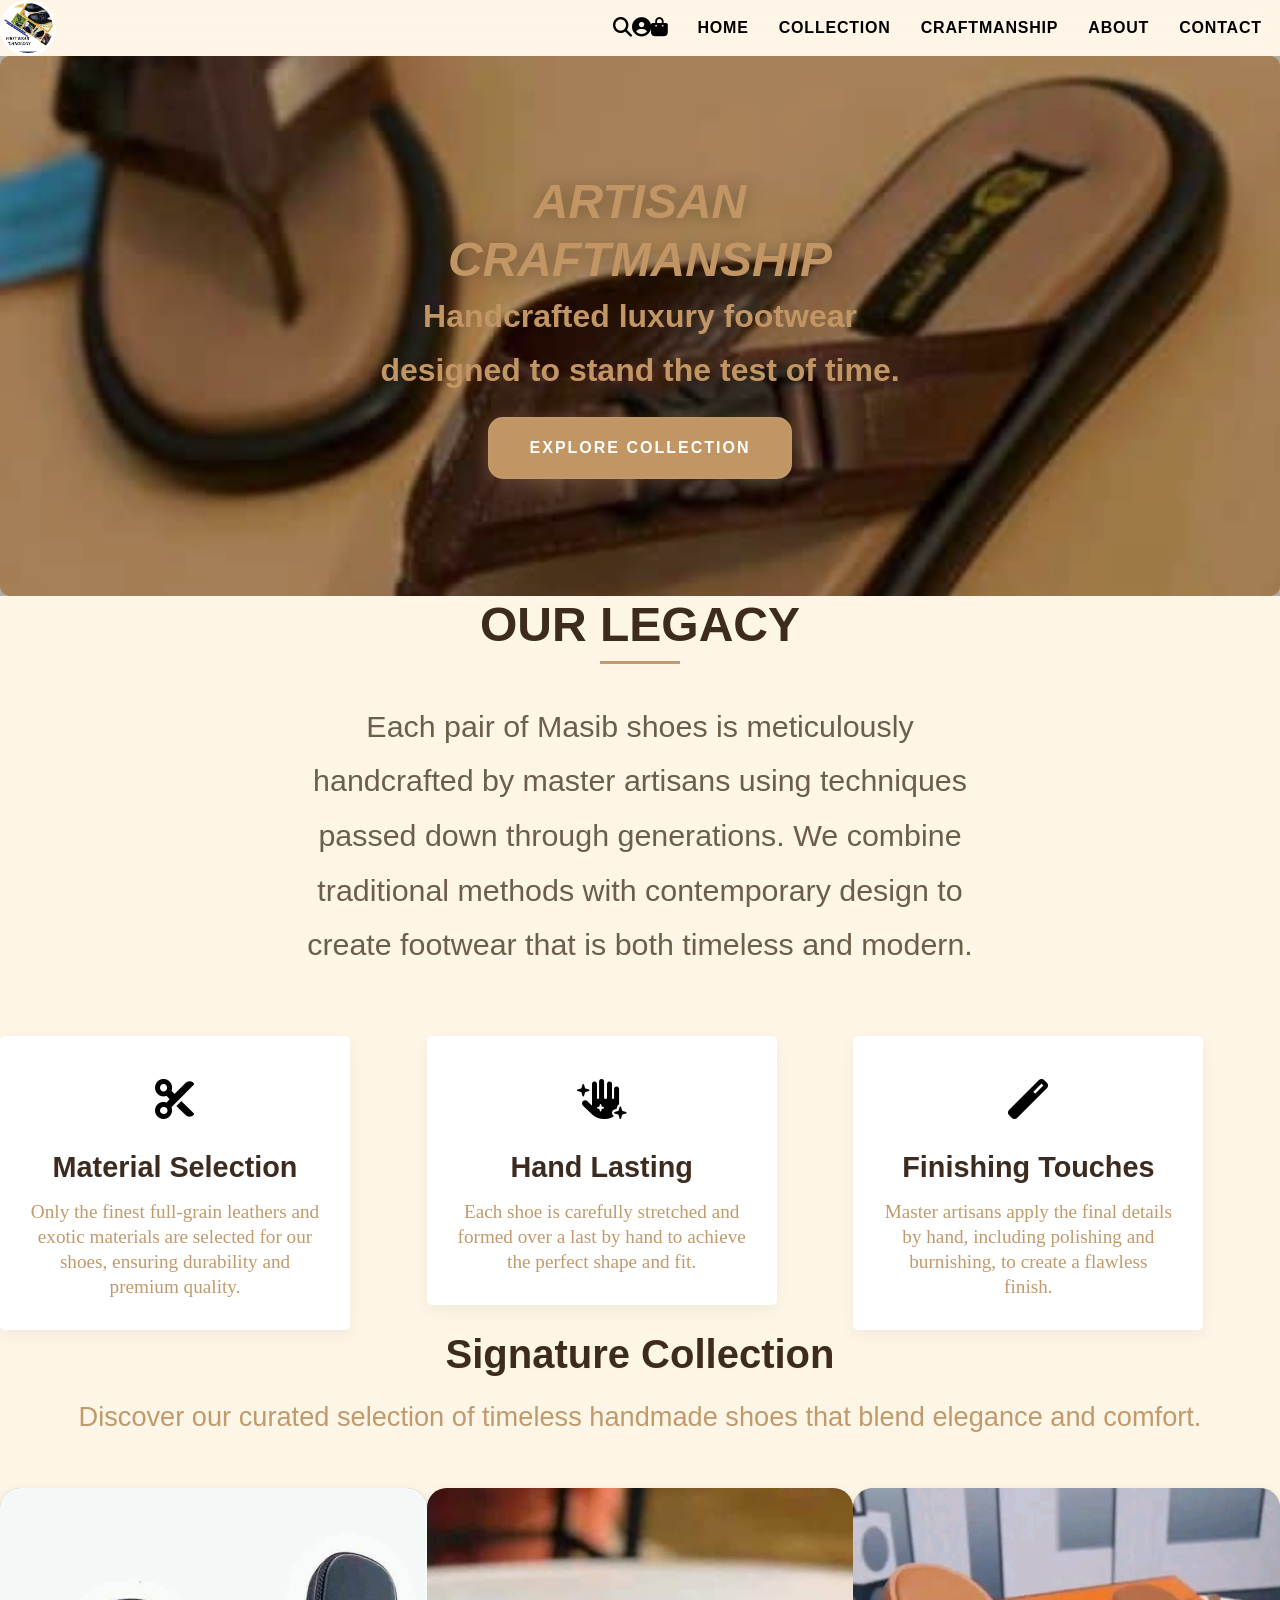
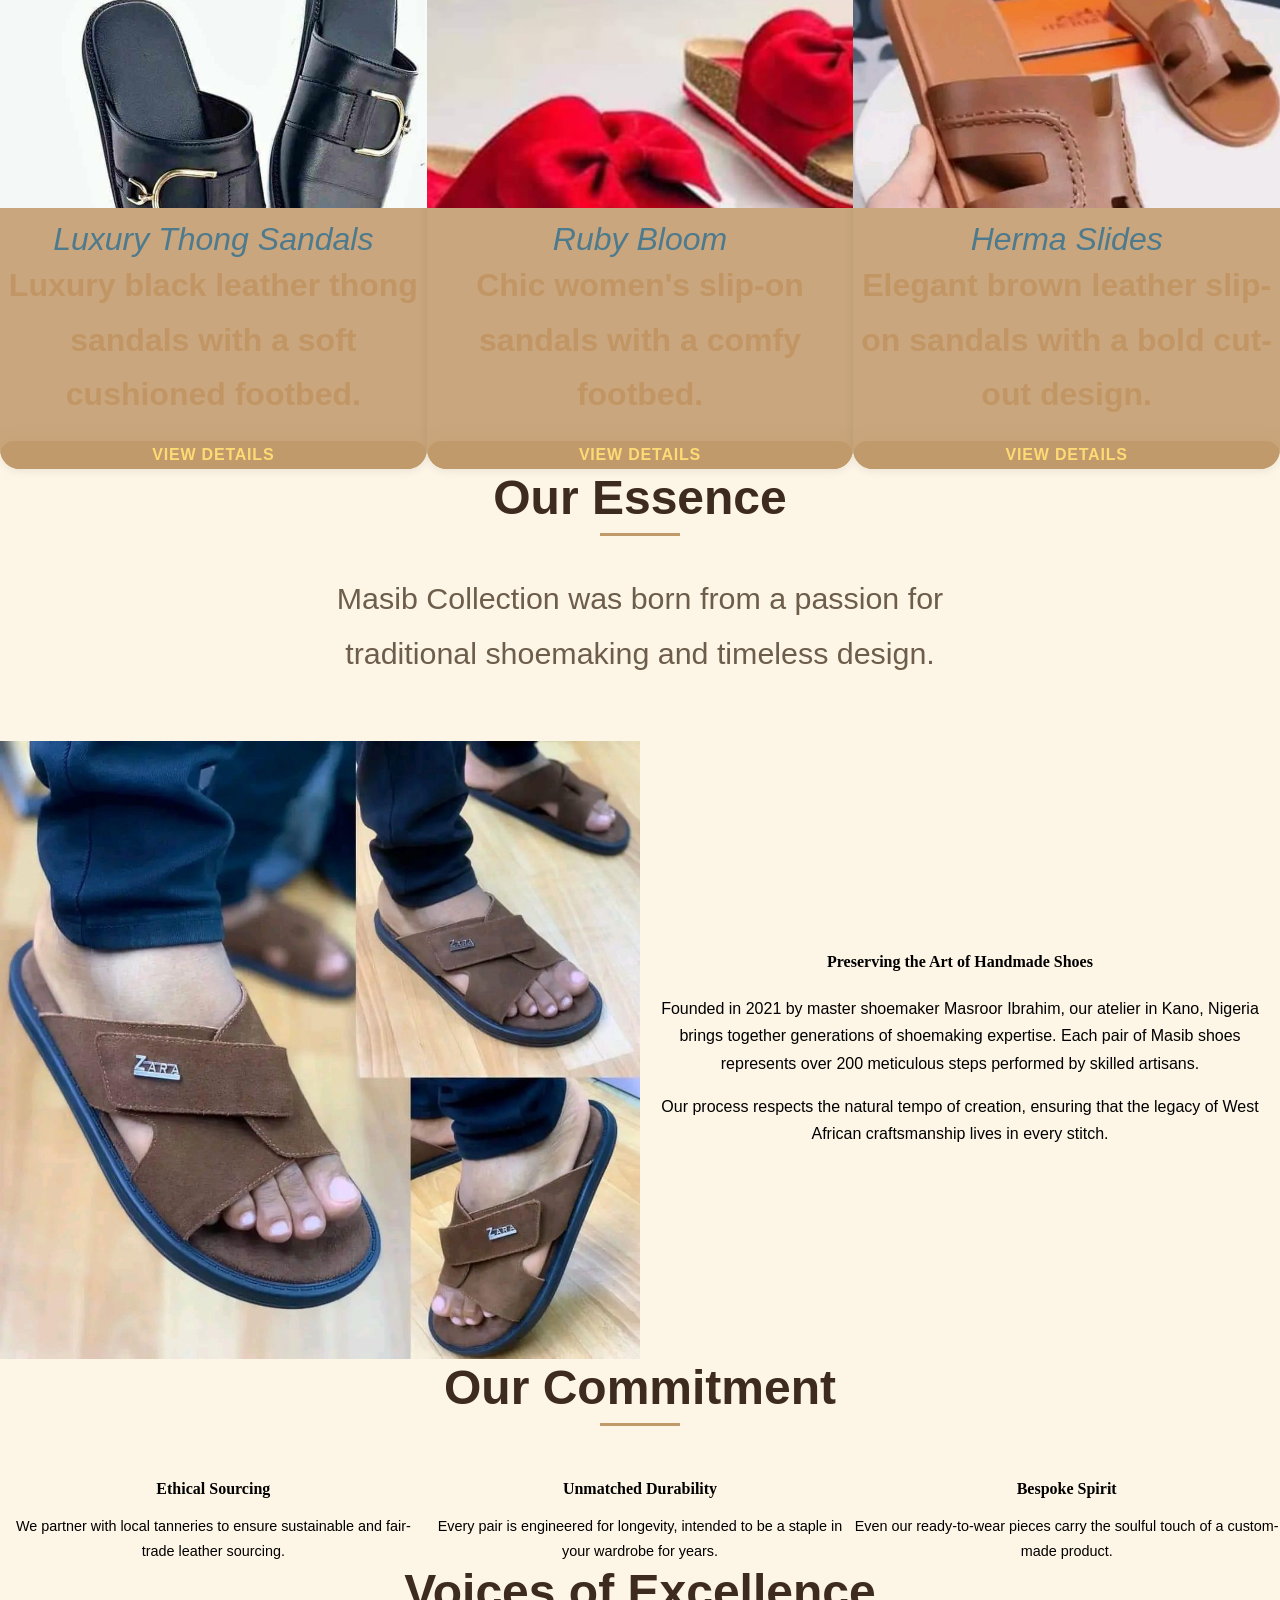
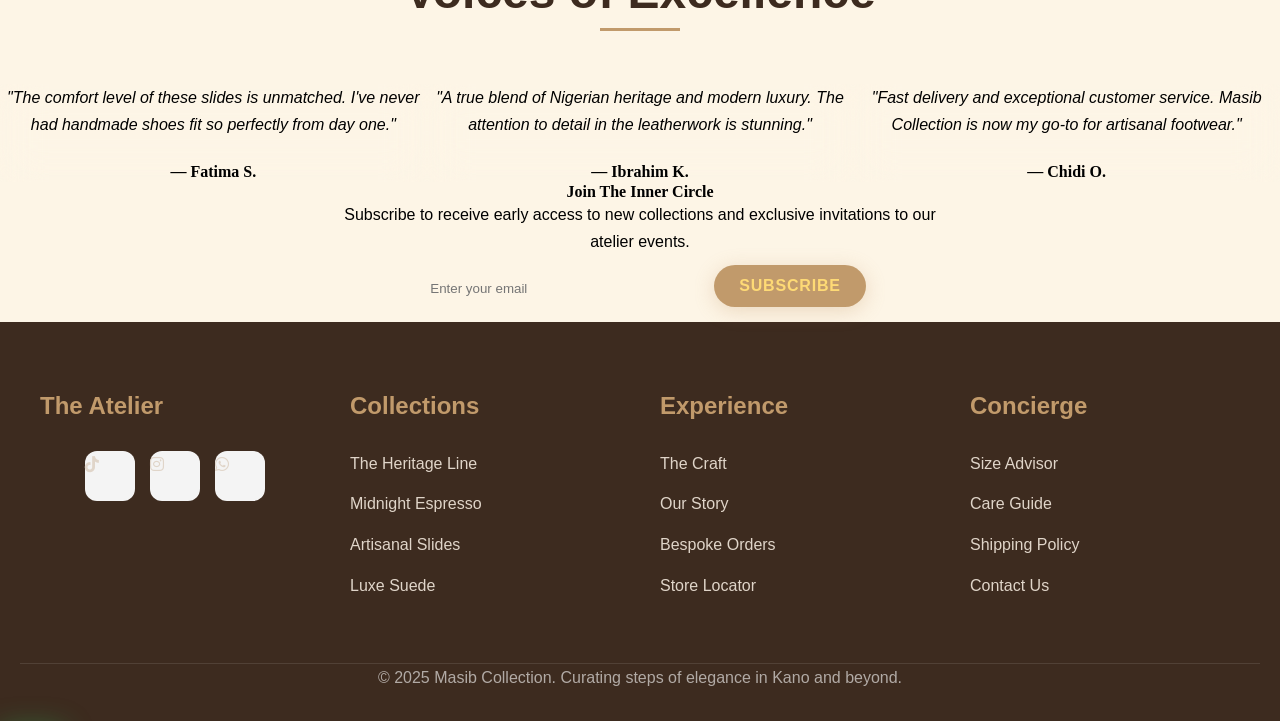
<file: home.html>
<!DOCTYPE html>
<html lang="en">
<head>
  <meta charset="UTF-8">
  <meta name="viewport" content="width=device-width, initial-scale=1.0">
  <title>Masib Collection | Artisanal Handmade Shoes</title>
  <link rel="stylesheet" href="style.css">
  <link rel="stylesheet" href="https://cdnjs.cloudflare.com/ajax/libs/font-awesome/6.4.0/css/all.min.css">
  <script src="main.js" defer></script>
</head>
<body class="bdy">
  <!-- HEADER SECTION -->
  <header id="home" class="top-header" role="banner">
    <a href="home.html" class="logo" aria-label="Masib Collection home">
      <img src="logo3.jpg" alt="MASIB-COLLECTION LOGO" class="mcl logo-circle">
    </a>

    <!-- Premium Luxury Icons Middle -->
    <div class="mid-nav-icons">
      <a href="products.html" aria-label="Search Collection"><i class="fas fa-search"></i></a>
      <a href="contact.html" aria-label="My Account"><i class="fas fa-user-circle"></i></a>
      <a href="products.html" aria-label="Shopping Bag"><i class="fas fa-shopping-bag"></i></a>
    </div>

    <nav class="main-nav" role="navigation" aria-label="Main navigation">
      <button class="hamburger" type="button" aria-label="Toggle navigation" aria-controls="primary-navigation" aria-expanded="false">
        <span class="bar"></span>
        <span class="bar"></span>
        <span class="bar"></span>
      </button>
      <ul id="primary-navigation" class="nav-links">
        <li><a href="home.html">HOME</a></li>
        <li><a href="products.html">COLLECTION</a></li>
        <li><a href="craftmanship.html">CRAFTMANSHIP</a></li>
        <li><a href="about.html">ABOUT</a></li>
        <li><a href="contact.html">CONTACT</a></li>
      </ul>
    </nav>
  </header>

  <!-- HERO SECTION -->
  <section class="hero">
    <div class="hero-content text-box">
      <h2>ARTISAN<br>CRAFTMANSHIP</h2>
      <p>Handcrafted luxury footwear designed to stand the test of time.</p>
      <a href="products.html" class="hero-btn">EXPLORE COLLECTION</a>
    </div>
  </section>

  <!-- CRAFTMANSHIP SECTION -->
  <section id="craftmanship" class="section-container">
    <div class="text-box" style="margin-bottom: 4rem;">
      <h2 class="section-title"> OUR LEGACY <br></h2>
      <p class="section-subtitle">
        Each pair of Masib shoes is meticulously handcrafted by master artisans using techniques
        passed down through generations. We combine traditional methods with contemporary design
        to create footwear that is both timeless and modern.
      </p>
    </div>

    <div class="grid-container">
      <div class="step">
        <div class="step-icon" style="font-size: 2.5rem; color: var(--primary); margin-bottom: 1rem;"><i class="fas fa-cut"></i></div>
        <h3 class="step-title">Material Selection</h3>
        <p class="step-desc">
          Only the finest full-grain leathers and exotic materials are selected for our shoes,
          ensuring durability and premium quality.
        </p>
      </div>

      <div class="step">
        <div class="step-icon" style="font-size: 2.5rem; color: var(--primary); margin-bottom: 1rem;"><i class="fas fa-hand-sparkles"></i></div>
        <h3 class="step-title">Hand Lasting</h3>
        <p class="step-desc">
          Each shoe is carefully stretched and formed over a last by hand to achieve the perfect
          shape and fit.
        </p>
      </div>

      <div class="step">
        <div class="step-icon" style="font-size: 2.5rem; color: var(--primary); margin-bottom: 1rem;"><i class="fas fa-magic"></i></div>
        <h3 class="step-title">Finishing Touches</h3>
        <p class="step-desc">
          Master artisans apply the final details by hand, including polishing and burnishing, to
          create a flawless finish.
        </p>
      </div>
    </div>
  </section>

  <!-- PRODUCTS SECTION -->
  <section class="section-container">
    <h2 class="sig-col" style="font-size: 2.5rem; margin-bottom: 1rem;">Signature Collection</h2>
    <p class="sig-col2">Discover our curated selection of timeless handmade shoes that blend elegance and comfort.</p>

    <div class="grid-container" style="margin-top: 3rem;">
      <div class="product-card">
        <div class="product-image-wrapper">
          <img src="hfc.jpg" alt="Luxury Thong Sandals" loading="lazy">
        </div>
        <h3 class="style-h3">Luxury Thong Sandals</h3>
        <p class="style-p">
          Luxury black leather thong sandals with a soft cushioned footbed.
        </p>
        <a href="products.html" class="btn" aria-label="View Luxury Thong Sandals details">VIEW DETAILS</a>
      </div>

      <div class="product-card">
        <div class="product-image-wrapper">
          <img src="brc2.jpg" alt="Ruby Bloom" loading="lazy">
        </div>
        <h3 class="style-h3">Ruby Bloom</h3>
        <p class="style-p">
          Chic women's slip-on sandals with a comfy footbed.
        </p>
        <a href="products.html" class="btn" aria-label="View Ruby Bloom details">VIEW DETAILS</a>
      </div>

      <div class="product-card">
        <div class="product-image-wrapper">
          <img src="hms.jpg" alt="Herma Slides" loading="lazy">
        </div>
        <h3 class="style-h3">Herma Slides</h3>
        <p class="style-p">
          Elegant brown leather slip-on sandals with a bold cut-out design.
        </p>
        <a href="products.html" class="btn" aria-label="View Herma Slides details">VIEW DETAILS</a>
      </div>
  </div>
  </section>

  <!-- ABOUT SECTION -->
  <section id="about" class="section-container">
    <div class="text-box">
      <h2 class="section-title">Our Essence</h2>
      <p class="section-subtitle">Masib Collection was born from a passion for traditional shoemaking and timeless design.</p>
    </div>

    <div class="split-content">
      <div class="split-image">
        <img src="zara.jpg" alt="Artisan at work" loading="lazy">
      </div>
      <div class="split-text">
        <h3 style="font-family: 'Playfair Display', serif; color: var(--primary); margin-bottom: 1.5rem;">Preserving the Art of Handmade Shoes</h3>
        <p>
          Founded in 2021 by master shoemaker Masroor Ibrahim, our atelier in Kano, Nigeria brings
          together generations of shoemaking expertise. Each pair of Masib shoes represents over
          200 meticulous steps performed by skilled artisans.
        </p>
        <p style="margin-top: 1rem;">
          Our process respects the natural tempo of creation, ensuring that the legacy of West African craftsmanship lives in every stitch.
        </p>
      </div>
    </div>
  </section>

  <!-- NEW COMMITMENT SECTION -->
  <section class="section-container">
    <div class="text-box">
      <h2 class="section-title">Our Commitment</h2>
      <div class="grid-container" style="margin-top: 3rem;">
        <div>
          <h4 style="color: var(--primary); margin-bottom: 1rem;">Ethical Sourcing</h4>
          <p style="font-size: 0.9rem;">We partner with local tanneries to ensure sustainable and fair-trade leather sourcing.</p>
        </div>
        <div>
          <h4 style="color: var(--primary); margin-bottom: 1rem;">Unmatched Durability</h4>
          <p style="font-size: 0.9rem;">Every pair is engineered for longevity, intended to be a staple in your wardrobe for years.</p>
        </div>
        <div>
          <h4 style="color: var(--primary); margin-bottom: 1rem;">Bespoke Spirit</h4>
          <p style="font-size: 0.9rem;">Even our ready-to-wear pieces carry the soulful touch of a custom-made product.</p>
        </div>
      </div>
    </div>
  </section>

  <!-- TESTIMONIALS SECTION -->
  <section class="section-container" style="background: var(--bg-surface); padding: var(--space-12) var(--space-5);">
    <div class="text-box">
      <h2 class="section-title">Voices of Excellence</h2>
      <div class="grid-container" style="margin-top: 3rem;">
        <div class="glass-card" style="padding: var(--space-6);">
          <p style="font-style: italic;">"The comfort level of these slides is unmatched. I've never had handmade shoes fit so perfectly from day one."</p>
          <h4 style="margin-top: 1.5rem; color: var(--primary);">— Fatima S.</h4>
        </div>
        <div class="glass-card" style="padding: var(--space-6);">
          <p style="font-style: italic;">"A true blend of Nigerian heritage and modern luxury. The attention to detail in the leatherwork is stunning."</p>
          <h4 style="margin-top: 1.5rem; color: var(--primary);">— Ibrahim K.</h4>
        </div>
        <div class="glass-card" style="padding: var(--space-6);">
          <p style="font-style: italic;">"Fast delivery and exceptional customer service. Masib Collection is now my go-to for artisanal footwear."</p>
          <h4 style="margin-top: 1.5rem; color: var(--primary);">— Chidi O.</h4>
        </div>
      </div>
    </div>
  </section>

  <!-- NEWSLETTER SECTION -->
  <section class="newsletter-section">
    <div class="text-box" style="max-width: 600px;">
      <h2 style="color: var(--text-primary);">Join The Inner Circle</h2>
      <p>Subscribe to receive early access to new collections and exclusive invitations to our atelier events.</p>
      <form class="newsletter-form">
        <input type="email" placeholder="Enter your email" style="padding: 1rem; border-radius: var(--radius-full); border: 1px solid var(--primary); flex: 1; max-width: 300px;">
        <button type="submit" class="btn">SUBSCRIBE</button>
      </form>
    </div>
  </section>

  <!--FOOTER SECTION -->
<footer>
  <div class="footer-content">
    <div class="footer-column">
      <h3>The Atelier</h3>
      <div class="social-media">
        <a href="#" class="social-box"><i class="fab fa-tiktok"></i></a>
        <a href="#" class="social-box"><i class="fab fa-instagram"></i></a>
        <a href="#" class="social-box"><i class="fab fa-whatsapp"></i></a>
      </div>
    </div>

    <div class="footer-column">
      <h3>Collections</h3>
      <ul>
        <li><a href="products.html">The Heritage Line</a></li>
        <li><a href="products.html">Midnight Espresso</a></li>
        <li><a href="products.html">Artisanal Slides</a></li>
        <li><a href="products.html">Luxe Suede</a></li>
      </ul>
    </div>

    <div class="footer-column">
      <h3>Experience</h3>
      <ul>
        <li><a href="craftmanship.html">The Craft</a></li>
        <li><a href="about.html">Our Story</a></li>
        <li><a href="contact.html">Bespoke Orders</a></li>
        <li><a href="contact.html">Store Locator</a></li>
      </ul>
    </div>

    <div class="footer-column">
      <h3>Concierge</h3>
      <ul>
        <li><a href="contact.html">Size Advisor</a></li>
        <li><a href="contact.html">Care Guide</a></li>
        <li><a href="contact.html">Shipping Policy</a></li>
        <li><a href="contact.html">Contact Us</a></li>
      </ul>
    </div>
  </div>
  <div class="footer-bottom">
    <p>&copy; 2025 Masib Collection. Curating steps of elegance in Kano and beyond.</p>
  </div>
</footer>
<div id="modal-root"></div>

<!-- WhatsApp Floating Button -->
<a href="https://wa.me/2349130216263" class="whatsapp-float" target="_blank" rel="noopener noreferrer" aria-label="Chat on WhatsApp">
  <i class="fab fa-whatsapp"></i>
</a>

<!-- Scroll to Top Button -->
<button class="scroll-to-top" aria-label="Scroll to top" onclick="window.scrollTo({top: 0, behavior: 'smooth'})">
  <i class="fas fa-arrow-up"></i>
</button>
</body>
</html>
</file>
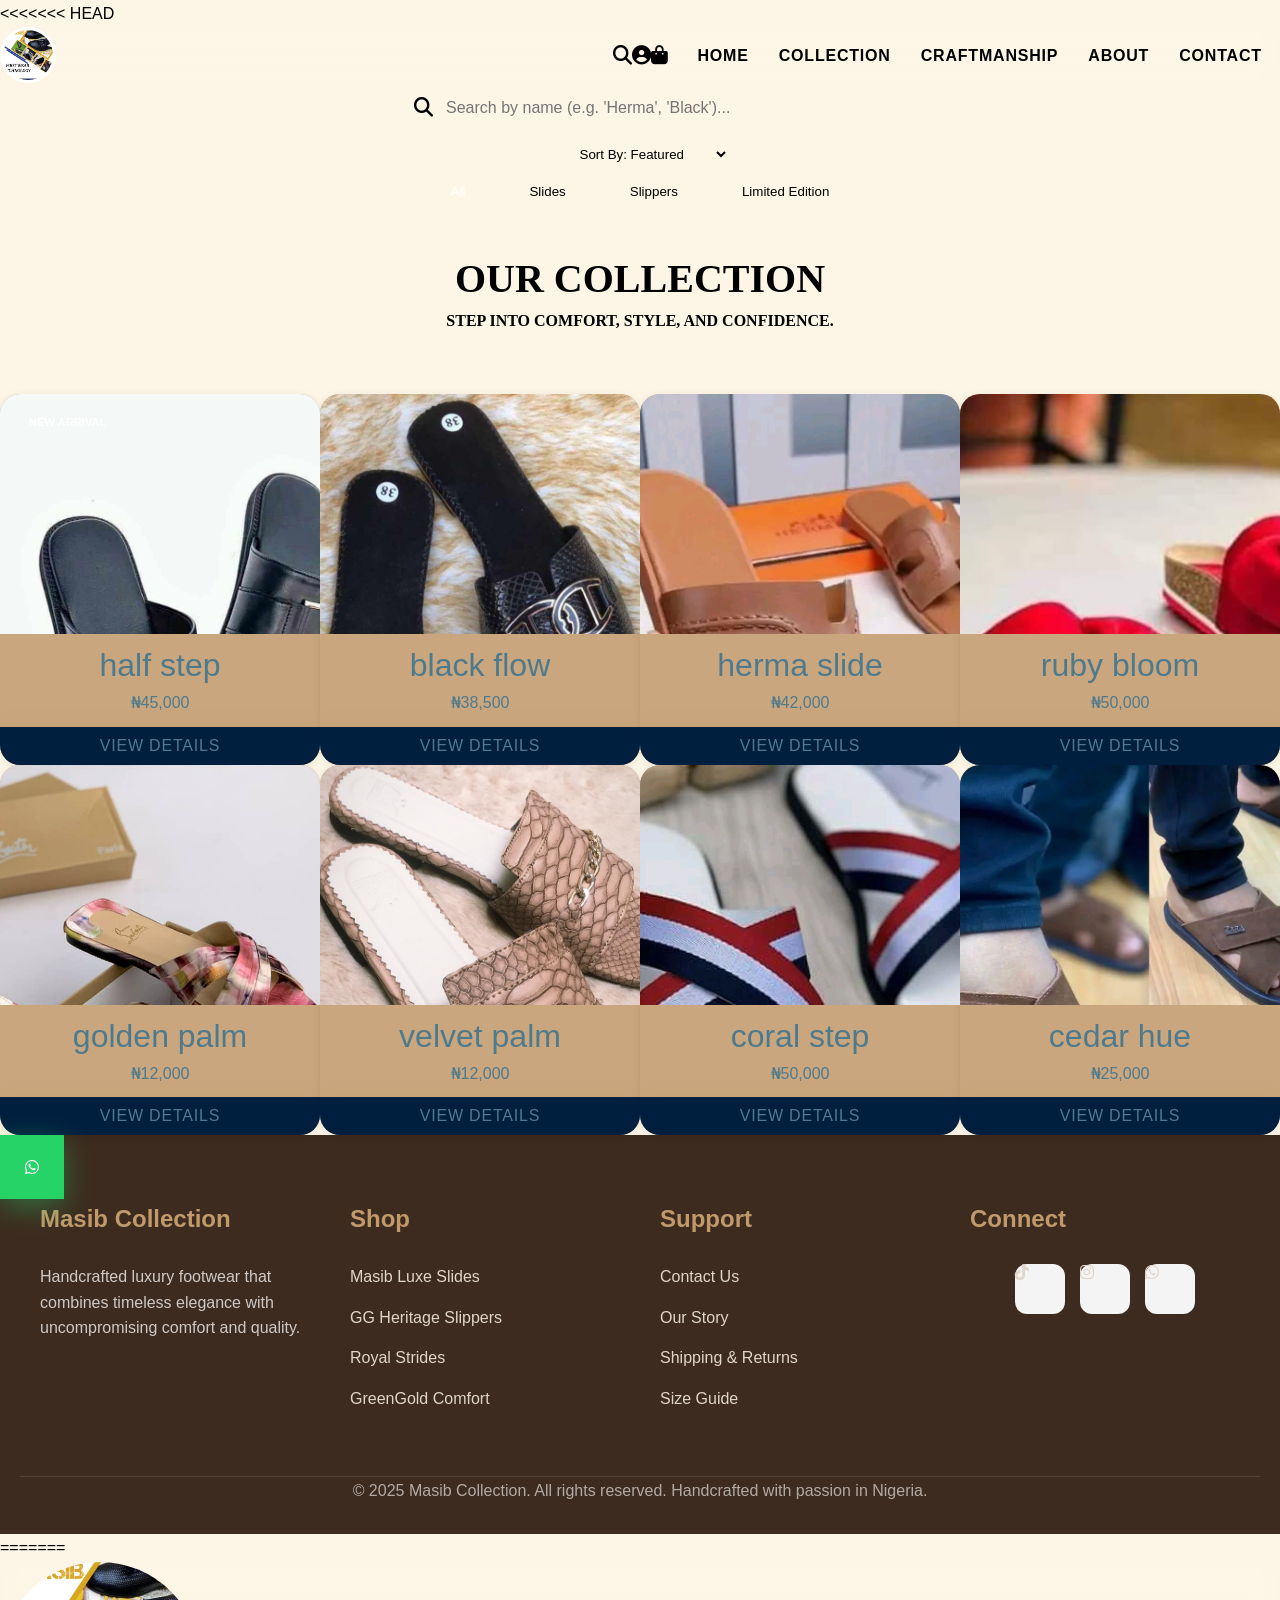
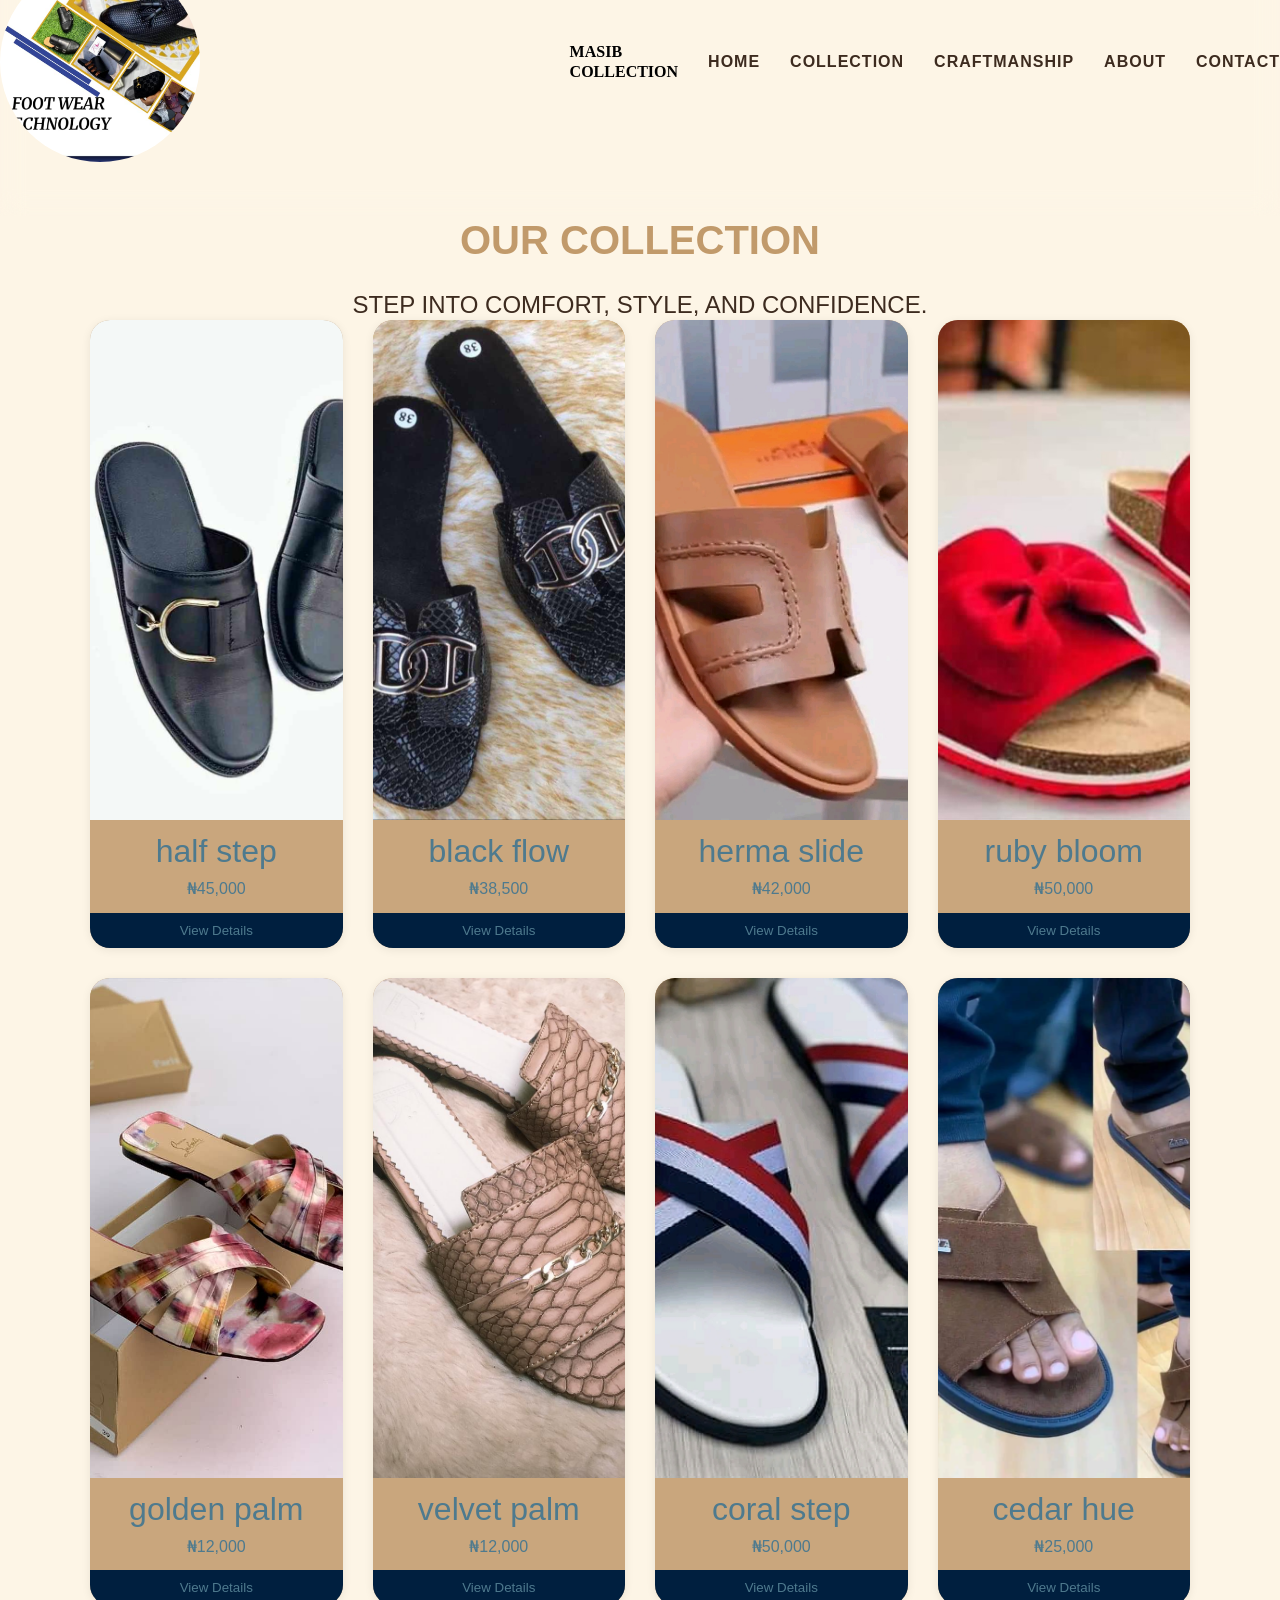
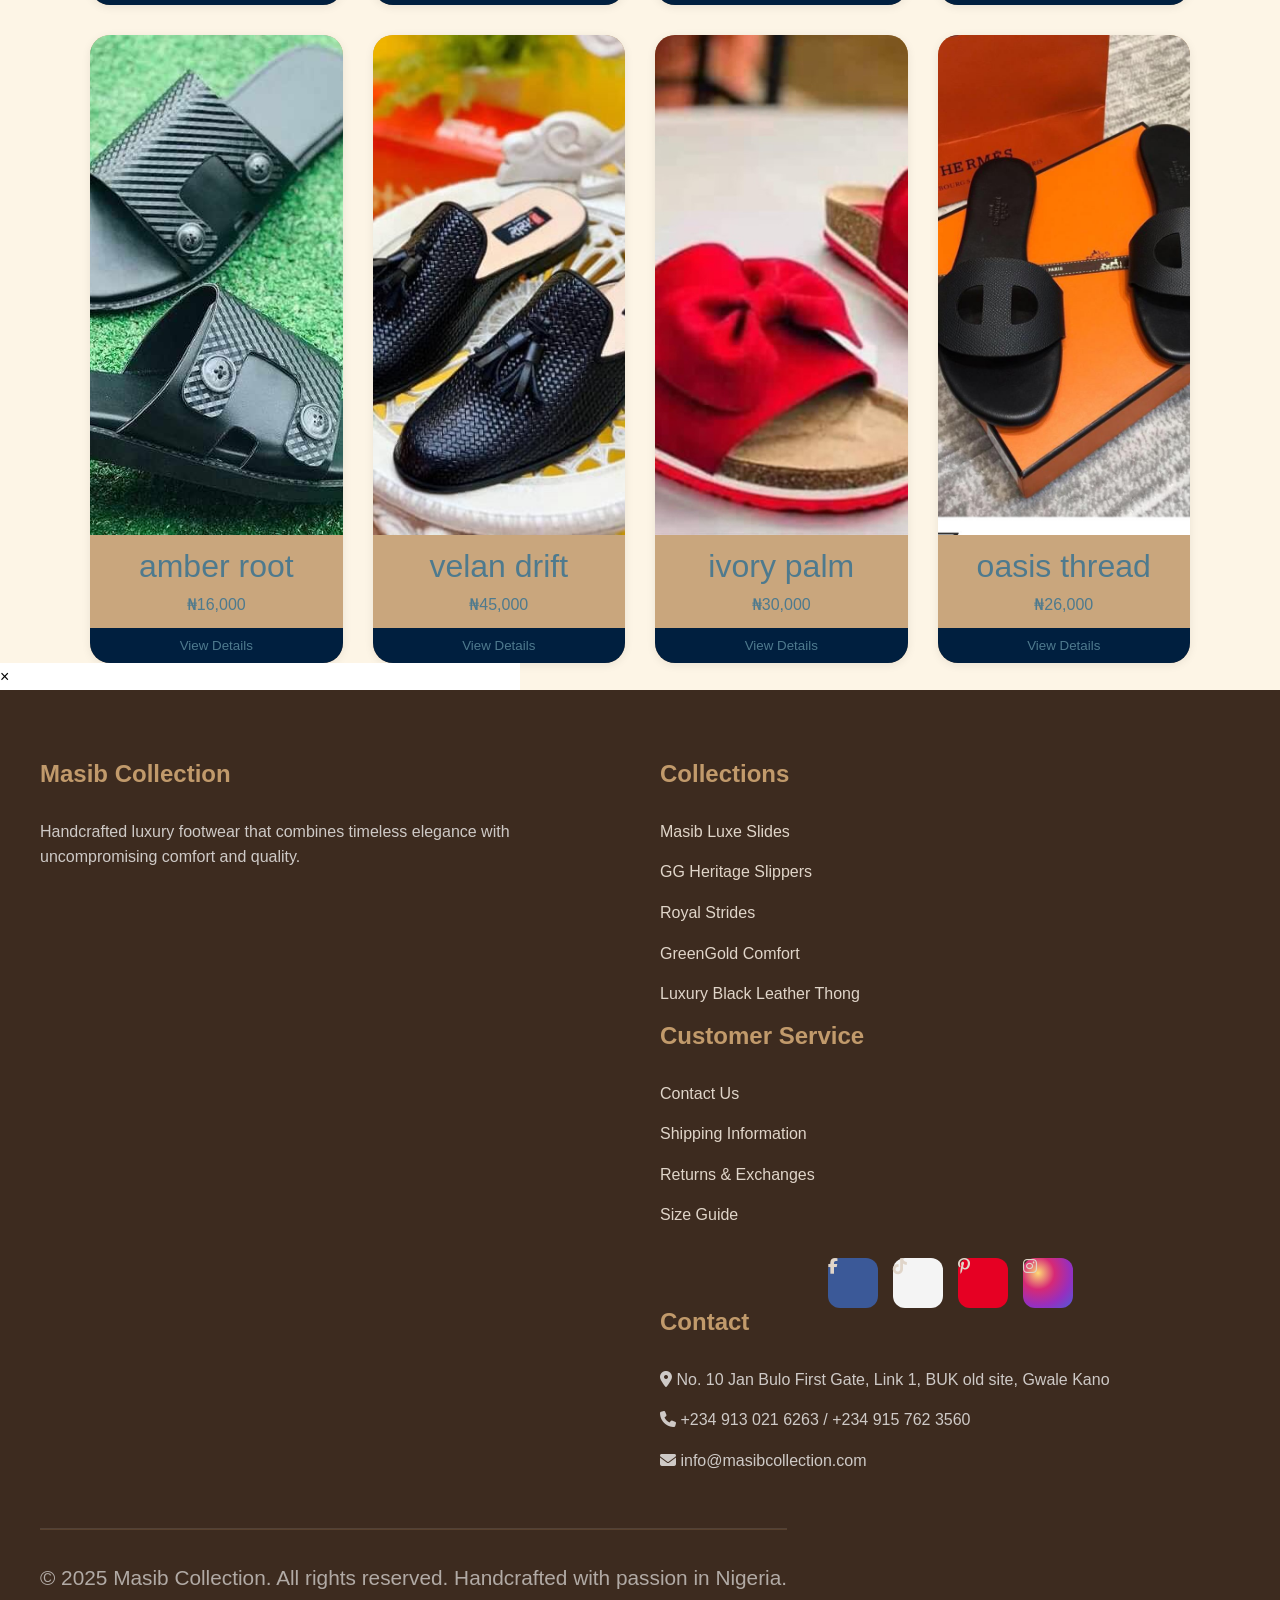
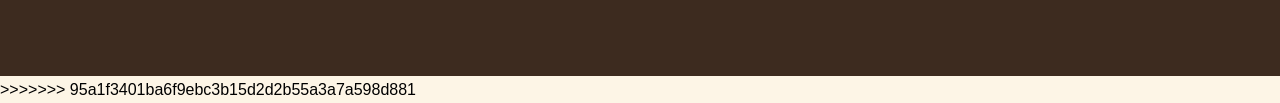
<file: products.html>
<<<<<<< HEAD
<!DOCTYPE html>
<html lang="en">
<head>
  <meta charset="UTF-8">
  <meta name="viewport" content="width=device-width, initial-scale=1.0">
  <title>Masib Collection | Artisanal Handmade Shoes</title>
 <link rel="stylesheet" href="style.css">
 <link rel="stylesheet" href="https://cdnjs.cloudflare.com/ajax/libs/font-awesome/6.4.0/css/all.min.css">
  <script src="main.js" defer></script>
</head>
<body class="bdy">
  <!-- HEADER SECTION -->
  <header id="home" class="top-header" role="banner">
    <a href="index.html" class="logo" aria-label="Masib Collection home">
      <img src="logo3.jpg" alt="MASIB-COLLECTION LOGO" class="mcl logo-circle">
    </a>

    <!-- Premium Luxury Icons Middle -->
    <div class="mid-nav-icons">
      <a href="products.html" aria-label="Search Collection"><i class="fas fa-search"></i></a>
      <a href="contact.html" aria-label="My Account"><i class="fas fa-user-circle"></i></a>
      <a href="products.html" aria-label="Shopping Bag"><i class="fas fa-shopping-bag"></i></a>
    </div>

    <nav class="main-nav" role="navigation">
      <button class="hamburger" type="button" aria-expanded="false">
        <span class="bar"></span>
        <span class="bar"></span>
        <span class="bar"></span>
      </button>
      <ul class="nav-links">
        <li><a href="home.html">HOME</a></li>
        <li><a href="products.html">COLLECTION</a></li>
        <li><a href="craftmanship.html">CRAFTMANSHIP</a></li>
        <li><a href="about.html">ABOUT</a></li>
        <li><a href="contact.html">CONTACT</a></li>
      </ul>
    </nav>
  </header>

<section class="section-container">
  <div class="collection-controls">
    <!-- Search Bar -->
    <div class="search-wrapper" style="width: 100%; max-width: 500px; position: relative;">
      <input type="text" id="product-search" placeholder="Search by name (e.g. 'Herma', 'Black')..." aria-label="Search products" style="width: 100%; padding: 1rem 1.5rem 1rem 3.5rem; border-radius: var(--radius-full); border: 1px solid var(--glass-border); background: var(--bg-surface); font-family: inherit; font-size: var(--text-base); transition: border-color var(--transition-fast);">
      <i class="fas fa-search" style="position: absolute; left: 1.5rem; top: 50%; transform: translateY(-50%); color: var(--primary); font-size: 1.2rem;"></i>
    </div>

    <!-- Sort Options -->
    <div class="sort-wrapper">
      <select id="sort-products" aria-label="Sort products">
        <option value="default">Sort By: Featured</option>
        <option value="price-low">Price: Low to High</option>
        <option value="price-high">Price: High to Low</option>
      </select>
    </div>
  </div>

  <!-- Category Filter Bar -->
  <div class="filter-bar" style="margin-bottom: 3rem; display: flex; justify-content: center; gap: 1rem; flex-wrap: wrap;">
    <button class="btn-secondary active" data-filter="all" style="padding: 0.5rem 1.5rem;">All</button>
    <button class="btn-secondary" data-filter="slides" style="padding: 0.5rem 1.5rem;">Slides</button>
    <button class="btn-secondary" data-filter="slippers" style="padding: 0.5rem 1.5rem;">Slippers</button>
    <button class="btn-secondary" data-filter="limited" style="padding: 0.5rem 1.5rem;">Limited Edition</button>
  </div>

  <div class="collection-header" style="margin-bottom: 4rem;">
    <div class="text-box">
      <h2 style="font-size: 2.5rem; margin-bottom: 0.5rem;"> OUR COLLECTION </h2>
      <h4> STEP INTO COMFORT, STYLE, AND CONFIDENCE.</h4>
    </div>
  </div>

  <div class="grid-container">
    <div class="product-card" data-category="slides" data-price-val="45000">
      <div class="product-image-wrapper">
        <img src="hfc.jpg" alt="half cover shoe" loading="lazy">
        <div class="badge" style="position: absolute; top: 1rem; left: 1rem; background: var(--primary); color: white; padding: 0.2rem 0.8rem; border-radius: var(--radius-sm); font-size: 0.7rem; font-weight: 700;">NEW ARRIVAL</div>
        <div class="product-info-overlay">
          <h4>Artisanal Finish</h4>
          <p>Hand-burnished full-grain leather for a unique, deep patina.</p>
        </div>
      </div>
      <h3>half step</h3>
      <p class="price">₦45,000</p>
      <button class="responsive-btn info-trigger" 
        data-title="Half Step Cover" 
        data-price="₦45,000" 
        data-desc="A masterpiece of minimal design. This half-cover shoe offers the sophistication of a loafer with the ease of a slide."
        data-materials="Genuine Full-Grain Cowhide, Cushioned Cork Insole"
        data-care="Wipe with a damp cloth; use neutral leather cream monthly.">View Details</button>
    </div>

    <div class="product-card" data-category="slides" data-price-val="38500">
      <div class="product-image-wrapper">
        <img src="ggc.jpg" alt="black flow" loading="lazy">
        <div class="product-info-overlay">
          <h4>Midnight Suede</h4>
          <p>Premium Italian suede with a moisture-resistant finish.</p>
        </div>
      </div>
      <h3>black flow</h3>
      <p class="price">₦38,500</p>
      <button class="responsive-btn info-trigger" 
        data-title="Black Flow Slides" 
        data-price="₦38,500" 
        data-desc="Engineered for rhythm and movement. The Black Flow features a moisture-wicking lining perfect for the tropical climate."
        data-materials="Italian Suede, Anti-slip Rubber Outsole"
        data-care="Brush with a suede stone to maintain texture; avoid direct water contact.">View Details</button>
    </div>

    <div class="product-card" data-category="slides" data-price-val="42000">
      <div class="product-image-wrapper">
        <img src="hms.jpg" alt="herma slide" loading="lazy">
        <div class="product-info-overlay">
          <h4>Ergonomic Last</h4>
          <p>Sculpted footbed designed for all-day comfort and arch support.</p>
        </div>
      </div>
      <h3>herma slide</h3>
      <p class="price">₦42,000</p>
      <button class="responsive-btn info-trigger" 
        data-title="Herma Cut-Out Slides" 
        data-price="₦42,000" 
        data-desc="Inspired by geometric architecture, the Herma Slide features a bold H-cut design that secures the foot elegantly."
        data-materials="Vegetable-Tanned Leather, Memory Foam Footbed"
        data-care="Apply beeswax polish to maintain the rich tan luster.">View Details</button>
    </div>

    <div class="product-card" data-category="slippers" data-price-val="50000">
      <div class="product-image-wrapper">
        <img src="brc2.jpg" alt="Ruby Bloom" loading="lazy">
        <div class="product-info-overlay">
          <h4>Signature Stitch</h4>
          <p>Contrast hand-stitching using reinforced wax thread.</p>
        </div>
      </div>
      <h3>ruby bloom</h3>
      <p class="price">₦50,000</p>
      <button class="responsive-btn info-trigger" 
        data-title="Ruby Bloom Slides" data-price="₦50,000" 
        data-desc="Our signature vibrant red slide, featuring a bold bow design for the woman who walks with confidence."
        data-materials="Premium Suede, Cork Footbed"
        data-care="Keep away from moisture; use a suede brush to revive the nap.">View Details</button>
    </div>

  <div class="product-card" data-category="slippers" data-price-val="12000">
      <div class="product-image-wrapper">
        <img src="lfs.jpg" alt="golden palm">
        <div class="product-info-overlay">
          <h4>Gilded Detail</h4>
          <p>Hand-painted gold leaf accents on reinforced cowhide.</p>
        </div>
      </div>
      <h3>golden palm</h3>
      <p class="price">₦12,000</p>
      <button class="responsive-btn info-trigger" 
        data-title="Golden Palm Slides" data-price="₦12,000" 
        data-desc="Inspired by tropical elegance, these slides feature intricate patterns and a lightweight sole."
        data-materials="Eco-friendly synthetic upper, Rubber sole"
        data-care="Wipe clean with a damp cloth.">View Details</button>
    </div>

  <div class="product-card" data-category="slippers" data-price-val="12000">
      <div class="product-image-wrapper">
        <img src="lfs2.jpg" alt="velvet palm">
        <div class="product-info-overlay">
          <h4>Supple Texture</h4>
          <p>Ultra-soft velvet lining for a seamless, irritation-free fit.</p>
        </div>
      </div>
      <h3>velvet palm</h3>
      <p class="price">₦12,000</p>
      <button class="responsive-btn info-trigger" 
        data-title="Velvet Palm Slippers" data-price="₦12,000" 
        data-desc="Luxury comfort for the home or garden. A soft-touch upper paired with a durable base."
        data-materials="Velvet Fabric, Flexible PVC Sole"
        data-care="Hand wash gently; air dry away from direct heat.">View Details</button>
    </div>

  <div class="product-card" data-category="slippers" data-price-val="50000">
      <div class="product-image-wrapper">
        <img src="uns.jpg" alt="Coral Step">
        <div class="product-info-overlay">
          <h4>Organic Dye</h4>
          <p>Vegetable-tanned leather dyed with sustainable coral pigments.</p>
        </div>
      </div>
      <h3>coral step</h3>
      <p class="price">₦50,000</p>
      <button class="responsive-btn info-trigger" 
        data-title="Coral Step Sandals" data-price="₦50,000" 
        data-desc="Vibrant criss-cross straps offer maximum support and a pop of seasonal color."
        data-materials="Woven Textile Straps, Padded Insole"
        data-care="Spot clean straps with mild soap and water.">View Details</button>
    </div>

  <div class="product-card" data-category="limited" data-price-val="25000">
      <div class="product-image-wrapper">
        <img src="zara.jpg" alt="cedar hue">
        <div class="product-info-overlay">
          <h4>Timeless Oak</h4>
          <p>Classic cedar-toned leather that ages beautifully over time.</p>
        </div>
      </div>
      <h3>cedar hue</h3>
      <p class="price">₦25,000</p>
      <button class="responsive-btn info-trigger" 
        data-title="Cedar Hue Limited" data-price="₦25,000" 
        data-desc="Part of our earth-tone series. Each pair is uniquely grained, celebrating the natural imperfections of the hide."
        data-materials="Nubuck Leather, Recycled Rubber Outsole"
        data-care="Use a nubuck protector spray before first wear.">View Details</button>
    </div>
    <!-- ... remaining cards updated with same wrapper pattern ... -->
  </div>

  <!-- No Results Message -->
  <div id="no-results" class="no-results-container">
    <i class="fas fa-shoe-prints"></i>
    <h3>No matches found</h3>
    <p>Try adjusting your search or filters to find what you're looking for.</p>
    <button class="btn-secondary" id="reset-filters" style="margin-top: 1rem; padding: 0.6rem 2rem;">Clear All Filters</button>
  </div>
</section>

<!-- WhatsApp Floating Button -->
<a href="https://wa.me/2349130216263" class="whatsapp-float" target="_blank" aria-label="Chat on WhatsApp">
  <i class="fab fa-whatsapp"></i>
</a>

  <!-- FOOTER SECTION -->
<footer>
  <div class="footer-content">
    <div class="footer-column">
      <h3>Masib Collection</h3>
      <p>Handcrafted luxury footwear that combines timeless elegance with uncompromising comfort and quality.</p>
    </div>

    <div class="footer-column">
      <h3>Shop</h3>
      <ul>
        <li><a href="products.html">Masib Luxe Slides</a></li>
        <li><a href="products.html">GG Heritage Slippers</a></li>
        <li><a href="products.html">Royal Strides</a></li>
        <li><a href="products.html">GreenGold Comfort</a></li>
      </ul>
    </div>

    <div class="footer-column">
      <h3>Support</h3>
      <ul>
        <li><a href="contact.html">Contact Us</a></li>
        <li><a href="about.html">Our Story</a></li>
        <li><a href="contact.html">Shipping & Returns</a></li>
        <li><a href="contact.html">Size Guide</a></li>
      </ul>
    </div>

    <div class="footer-column">
      <h3>Connect</h3>
      <div class="social-media">
        <a href="https://tiktok.com/@your-username" class="social-box" target="_blank"><i class="fab fa-tiktok"></i></a>
        <a href="https://instagram.com/your-username" class="social-box" target="_blank"><i class="fab fa-instagram"></i></a>
        <a href="https://wa.me/2349130216263" class="social-box" target="_blank"><i class="fab fa-whatsapp"></i></a>
      </div>
    </div>
  </div>
  <div class="footer-bottom">
    <p>&copy; 2025 Masib Collection. All rights reserved. Handcrafted with passion in Nigeria.</p>
  </div>
</footer>

<!-- Scroll to Top Button -->
<button class="scroll-to-top" aria-label="Scroll to top" onclick="window.scrollTo({top: 0, behavior: 'smooth'})">
  <i class="fas fa-arrow-up"></i>
</button>
</body>
</html>
=======
<!DOCTYPE html>
<html lang="en">
<head>
  <meta charset="UTF-8">
  <meta name="viewport" content="width=device-width, initial-scale=1.0">
  <title>Masib Collection | Artisanal Handmade Shoes</title>
 <link rel="stylesheet" href="style.css">
 <link rel="stylesheet" href="https://cdnjs.cloudflare.com/ajax/libs/font-awesome/6.4.0/css/all.min.css">
</head>
<body class="bdy">
  <!-- HEADER SECTION -->
  <header id="home" class="top-header" role="banner">
    <a href="index.html" aria-label="Masib Collection home">
      <img src="logo3.jpg" alt="MASIB-COLLECTION LOGO" class="mcl">
    </a>

    <h1>MASIB<br>COLLECTION</h1>

    <nav role="navigation" aria-label="Main navigation">
      <ul>
        <li><a href="index.html">HOME</a></li>
        <li><a href="products.html">COLLECTION</a></li>
        <li><a href="craftmanship.html">CRAFTMANSHIP</a></li>
        <li><a href="about.html">ABOUT</a></li>
        <li><a href="#contact.html">CONTACT</a></li>
      </ul>
    </nav><br><br>
  </header>

<section class="collection">
  <div class="collection-header">
    <h2> OUR COLLECTION </h2><br>
    <h4> STEP INTO COMFORT, STYLE, AND CONFIDENCE.</h4>
  </div>

  <div class="product-grid">
    <div class="product-card">
      <img src="hfc.jpg" alt="half cover shoe">
      <h3>half step</h3>
      <p class="price">₦45,000</p>
      <button onclick="openModal('half step', '₦45,000', 'where elegance meets the edge.')">
        View Details</button>
    </div>

    <div class="product-card">
      <img src="ggc.jpg" alt="black flow">
      <h3>black flow</h3>
      <p class="price">₦38,500</p>
      <button onclick="openModal(black flow', '₦38,500', 'mive in you rhyme .')">View Details</button>
    </div>

    <div class="product-card">
      <img src="hms.jpg" alt="herma slide">
      <h3>herma slide</h3>
      <p class="price">₦42,000</p>
      <button onclick="openModal('herma slide', '₦42,000', 'slide into simplicity.')">View Details</button>
    </div>

    <div class="product-card">
      <img src="brc2.jpg" alt="">
      <h3>ruby bloom</h3>
      <p class="price">₦50,000</p>
      <button onclick="openModal('ruby bloom', '₦30,000', 'where passion meets the pavement.')">View Details</button>
    </div>

  <div class="product-card">
      <img src="lfs.jpg" alt="golden palm">
      <h3>golden palm</h3>
      <p class="price">₦12,000</p>
      <button onclick="openModal('golden palm', '₦12,000', 'rooted in comfort, made to move.')">View Details</button>
    </div>

  <div class="product-card">
      <img src="lfs2.jpg" alt="velvet palm">
      <h3>velvet palm</h3>
      <p class="price">₦12,000</p>
      <button onclick="openModal('velvet palm', '₦12,000', 'where nature meets design.')">View Details</button>
    </div>

  <div class="product-card">
      <img src="uns.jpg" alt="">
      <h3>coral step</h3>
      <p class="price">₦50,000</p>
      <button onclick="openModal('coral step', '₦16,000', 'walk with natural balance.')">View Details</button>
    </div>

  <div class="product-card">
      <img src="zara.jpg" alt="cedar hue">
      <h3>cedar hue</h3>
      <p class="price">₦25,000</p>
      <button onclick="openModal('cedar hue', '₦25,000', 'handcrafted peace for your feet.')">View Details</button>
    </div>

    <div class="product-card">
      <img src="kvr.jpg" alt="amber root">
      <h3>amber root</h3>
      <p class="price">₦16,000</p>
      <button onclick="openModal('amber root', '₦16,000', 'walk your rhyme, ground your style.')">View Details</button>
    </div>
  
    <div class="product-card">
      <img src="hfs.jpg" alt="">
      <h3>velan drift</h3>
      <p class="price">₦45,000</p>
      <button onclick="openModal('ruby bloom', '₦45,000', 'move softly, stand bold.')">View Details</button>
    </div>
  
    <div class="product-card">
      <img src="brc2.jpg" alt="">
      <h3>ivory palm</h3>
      <p class="price">₦30,000</p>
      <button onclick="openModal('ivory palm', '₦30,000', 'pure comfort, timeless flow.')">View Details</button>
    </div>
  
    <div class="product-card">
      <img src="ddh.jpg" alt="oasis thread">
      <h3>oasis thread</h3>
      <p class="price">₦26,000</p>
      <button onclick="openModal('oasis thread', '₦26,000', 'handwooven comfort, effortless charm.')">View Details</button>
    </div>
  </div>
</section>
<!-- ===== PRODUCT DETAILS MODAL ===== -->
<div id="productModal" class="modal">
  <div class="modal-content">
    <span class="close" onclick="closeModal()">&times;</span>
    <h3 id="modalTitle"></h3>
    <p id="modalPrice"></p>
    <p id="modalDesc"></p>
  </div>
</div>

  
  <!--FOOTER SECTION -->
<footer>
  <div class="footer-content">
    <div class="footer-column">
      <h3>Masib Collection</h3>
      <p>Handcrafted luxury footwear that combines timeless elegance with uncompromising comfort and quality.</p>
    </div>

    <div class="footer-column">
      <h3>Collections</h3>
      <ul>
        <li><a href="products.html">Masib Luxe Slides</a></li>
        <li><a href="products.html">GG Heritage Slippers</a></li>
        <li><a href="products.html">Royal Strides</a></li>
        <li><a href="products.html">GreenGold Comfort</a></li>
        <li><a href="products.html">Luxury Black Leather Thong</a></li>
      </ul>
   
    <div class="footer-column">
      <h3>Customer Service</h3>
      <ul>
        <li><a href="contact.html">Contact Us</a></li>
        <li><a href="contact.html">Shipping Information</a></li>
        <li><a href="contact.html">Returns &amp; Exchanges</a></li>
        <li><a href="contact.html">Size Guide</a></li>
      </ul>
    </div>

<div class="social-media">
<a href="#https://facebook.com/@your-username" class="social-box facebook" target="_blank" rel="noopener noreferrer" aria-label="Masib Collection on Facebook">
  <i class="fab fa-facebook-f" aria-hidden="true"></i>
</a>
  <a href="https://www.tiktok.com/@your-username" class="social-box tiktok" target="_blank" rel="noopener noreferrer" aria-label="Masib Collection on TikTok">
    <i class="fab fa-tiktok" aria-hidden="true"></i>
  </a>
  <a href="https://pinterest.com/your-username" class="social-box pinterest" target="_blank" rel="noopener noreferrer" aria-label="Masib Collection on Pinterest">
    <i class="fab fa-pinterest-p" aria-hidden="true"></i>
  </a>
  <a href="https://instagram.com/your-username" class="social-box instagram" target="_blank" rel="noopener noreferrer" aria-label="Masib Collection on Instagram">
    <i class="fab fa-instagram" aria-hidden="true"></i>
  </a>
</div>
    <div class="footer-column">
      <h3>Contact</h3>
      <p><i class="fas fa-map-marker-alt" aria-hidden="true"></i> No. 10 Jan Bulo First Gate, Link 1, BUK old site, Gwale Kano</p>
      <p><i class="fas fa-phone" aria-hidden="true"></i> +234 913 021 6263 / +234 915 762 3560</p>
      <p><i class="fas fa-envelope" aria-hidden="true"></i> info@masibcollection.com</p>
    </div>
  </div>
  <div class="footer-bottom">
    <div class="copyright">
      <p>&copy; 2025 Masib Collection. All rights reserved. Handcrafted with passion in Nigeria.</p>
    </div>
  </div>
</footer>
</body>
</html>
>>>>>>> 95a1f3401ba6f9ebc3b15d2d2b55a3a7a598d881
</file>
<file: style.css>
<<<<<<< HEAD
/* ========================================
   MASIB COLLECTION - PREMIUM DESIGN SYSTEM
   Modern Luxury Footwear | Kano, Nigeria
   ======================================== */

/* ===== FONTS & IMPORTS ===== */
@import url('https://fonts.googleapis.com/css2?family=Inter:wght@300;400;500;600;700&family=Playfair+Display:ital,wght@0,400;0,600;0,700;1,400&display=swap');

/* ===== CSS CUSTOM PROPERTIES (Design Tokens) ===== */
:root {
  /* Brand Colors */
  --primary: #c29664;
  --primary-dark: #a67c52;
  --primary-light: #d4b08c;
  --accent: #ffb347;
  
  /* Neutral Palette */
  --text-primary: #1a1108;
  --text-secondary: #4a3728;
  --text-muted: #6b5848;
  --text-inverse: #fffbe6;
  
  /* Backgrounds */
  --bg-base: #fffbe6;
  --bg-surface: rgba(255, 255, 255, 0.85);
  --bg-surface-dark: rgba(26, 17, 8, 0.92);
  --bg-chocolate: #1a1108;
  --bg-overlay: rgba(26, 17, 8, 0.6);
  
  /* Glassmorphism */
  --glass-bg: rgba(255, 255, 255, 0.75);
  --glass-border: rgba(194, 150, 100, 0.3);
  --glass-shadow: 0 8px 32px rgba(194, 150, 100, 0.12);
  
  /* Elevation & Shadows */
  --shadow-sm: 0 2px 8px rgba(0, 0, 0, 0.06);
  --shadow-md: 0 4px 20px rgba(0, 0, 0, 0.08);
  --shadow-lg: 0 12px 40px rgba(26, 17, 8, 0.15);
  --shadow-hover: 0 20px 60px rgba(194, 150, 100, 0.25);
  
  /* Borders & Radius */
  --radius-sm: 12px;
  --radius-md: 20px;
  --radius-lg: 32px;
  --radius-full: 9999px;
  --border-width: 1px;
  
  /* Spacing Scale */
  --space-1: 0.25rem;
  --space-2: 0.5rem;
  --space-3: 0.75rem;
  --space-4: 1rem;
  --space-5: 1.5rem;
  --space-6: 2rem;
  --space-8: 3rem;
  --space-10: 4rem;
  --space-12: 6rem;
  
  /* Typography Scale */
  --text-xs: 0.75rem;
  --text-sm: 0.875rem;
  --text-base: 1rem;
  --text-lg: 1.125rem;
  --text-xl: 1.25rem;
  --text-2xl: 1.5rem;
  --text-3xl: 1.875rem;
  --text-4xl: 2.25rem;
  --text-5xl: 3rem;
  --text-6xl: 4rem;
  
  /* Transitions & Animation */
  --transition-fast: 150ms cubic-bezier(0.4, 0, 0.2, 1);
  --transition-base: 300ms cubic-bezier(0.4, 0, 0.2, 1);
  --transition-slow: 500ms cubic-bezier(0.4, 0, 0.2, 1);
  --ease-out: cubic-bezier(0, 0, 0.2, 1);
  
  /* Layout */
  --container-max: 1400px;
  --header-height: 80px;
  --nav-z-index: 1000;
  --modal-z-index: 2000;
  --floating-z-index: 1500;
}

/* ===== RESET & BASE ===== */
*, *::before, *::after {
  box-sizing: border-box;
  margin: 0;
  padding: 0;
}

html {
  scroll-behavior: smooth;
  scroll-padding-top: var(--header-height);
  overflow-x: hidden;
}

body {
  font-family: 'Inter', -apple-system, BlinkMacSystemFont, 'Segoe UI', sans-serif;
  background: var(--bg-base);
  color: var(--text-primary);
  line-height: 1.7;
  font-weight: 400;
  -webkit-font-smoothing: antialiased;
  -moz-osx-font-smoothing: grayscale;
  overflow-x: hidden;
  width: 100%;
}

.section-container {
  text-align: center;
}

.text-box {
  text-align: center;
  margin: 0 auto;
}

img {
  max-width: 100%;
  height: auto;
}

/* ===== TYPOGRAPHY ===== */
h1, h2, h3, h4, h5, h6 {
  font-family: 'Playfair Display', serif;
  font-weight: 600;
  line-height: 1.2;
  color: var(--text-primary);
  margin-bottom: var(--space-4);
}

h1 { font-size: var(--text-5xl); }
h2 { font-size: var(--text-4xl); }
h3 { font-size: var(--text-2xl); }
h4 { font-size: var(--text-xl); }

p {
  margin-bottom: var(--space-4);
  color: var(--text-secondary);
}

a {
  color: var(--primary);
  text-decoration: none;
  transition: color var(--transition-fast);
}

a:hover {
  color: var(--primary-dark);
}

/* ===== UTILITIES ===== */
.text-center { text-align: center; }
.text-left { text-align: left; }
.text-right { text-align: right; }
.sr-only {
  position: absolute;
  width: 1px;
  height: 1px;
  padding: 0;
  margin: -1px;
  overflow: hidden;
  clip: rect(0, 0, 0, 0);
  white-space: nowrap;
  border: 0;
}

/* ===== REVEAL TEXT ANIMATIONS ===== */
.reveal-title {
  opacity: 0;
  transform: translateY(40px);
  transition: opacity 1s var(--ease-out), transform 1s var(--ease-out);
}

.reveal-text {
  opacity: 0;
  transform: translateY(20px);
  transition: opacity 1.2s var(--ease-out), transform 1.2s var(--ease-out);
  transition-delay: 0.2s;
}

.reveal-image {
  opacity: 0;
  transform: scale(0.9) translateY(30px);
  transition: opacity 1.5s var(--ease-out), transform 1.5s var(--ease-out);
}

.reveal-image.active {
  opacity: 1;
  transform: scale(1) translateY(0);
}

.reveal-title.active,
.reveal-text.active {
  opacity: 1;
  transform: translateY(0);
}

/* ===== CONTAINERS & LAYOUT ===== */
.section-container {
  width: 100%;
  max-width: var(--container-max);
  margin: 0 auto;
  padding: var(--space-10) var(--space-5);
  text-align: center;
}

.container {
  width: 100%;
  max-width: var(--container-max);
  margin: 0 auto;
  padding: 0 var(--space-5);
}

.section {
  padding: var(--space-12) var(--space-5);
}

.section-header {
  text-align: center;
  max-width: 700px;
  margin: 0 auto var(--space-10);
}

.section-header h2 {
  font-size: clamp(var(--text-3xl), 5vw, var(--text-5xl));
  margin-bottom: var(--space-3);
}

.section-header p {
  font-size: var(--text-lg);
  color: var(--text-muted);
}

/* ===== GLASSMORPHISM CARD ===== */
.glass-card {
  background: var(--glass-bg);
  backdrop-filter: blur(20px);
  -webkit-backdrop-filter: blur(20px);
  border: var(--border-width) solid var(--glass-border);
  border-radius: var(--radius-lg);
  box-shadow: var(--glass-shadow);
  transition: transform var(--transition-base), box-shadow var(--transition-base);
}

.glass-card:hover {
  transform: translateY(-4px);
  box-shadow: var(--shadow-hover);
}

/* ===== HEADER & NAVIGATION ===== */
.top-header {
  position: sticky;
  top: 0;
  z-index: var(--nav-z-index);
  display: grid;
  grid-template-columns: 1fr auto 1fr;
  column-gap: var(--space-2);
  align-items: center;
  padding: var(--space-4) var(--space-5);
  background: var(--bg-surface);
  backdrop-filter: blur(12px);
  -webkit-backdrop-filter: blur(12px);
  border-bottom: var(--border-width) solid var(--glass-border);
  transition: box-shadow var(--transition-fast);
}

/* Header Navigation Hover Animations */
.nav-links a::after {
  content: '';
  position: absolute;
  bottom: 0;
  left: 0;
  width: 0;
  height: 2px;
  background: var(--primary);
  transition: width var(--transition-base);
}

.nav-links a:hover::after {
  width: 100%;
}

.top-header.scrolled {
  box-shadow: var(--shadow-md);
}

.logo {
  display: flex !important;
  align-items: center;
  gap: var(--space-3);
  min-width: 56px;
}

.logo img {
  width: 56px;
  height: 56px;
  border-radius: 50%;
  border: 3px solid white;
  box-shadow: var(--shadow-md);
  transition: transform var(--transition-base);
}

.logo img:hover {
  transform: scale(1.05);
}

/* Premium Utility Icons Middle */
.mid-nav-icons {
  display: flex;
  align-items: center;
  gap: var(--space-6);
  justify-self: center;
}

.mid-nav-icons a {
  color: var(--primary);
  font-size: 1.2rem;
  transition: all var(--transition-base);
}

.mid-nav-icons a:hover {
  color: var(--accent);
  transform: translateY(-2px);
  text-shadow: 0 0 10px rgba(255, 179, 71, 0.4);
}

/* Navigation Overlay */
.nav-links {
  display: flex;
  align-items: center;
  gap: var(--space-4);
  list-style: none;
  justify-self: end;
}

.nav-links a {
  position: relative;
  padding: var(--space-3) var(--space-4);
  font-size: var(--text-sm);
  font-weight: 600;
  text-transform: uppercase;
  letter-spacing: 0.05em;
  color: var(--text-secondary);
  transition: all var(--transition-base);
}

/* Luxury Hover for Nav Links */
.nav-links a::before {
  content: '';
  position: absolute;
  bottom: 5px;
  left: 50%;
  width: 0;
  height: 1px;
  background: var(--accent);
  transition: width 0.3s var(--ease-out), left 0.3s var(--ease-out);
}

.nav-links a:hover::before {
  width: 60%;
  left: 20%;
}

.nav-links a:hover,
.nav-links a.active {
  color: var(--primary);
  transform: scale(1.05);
}

.nav-links a.active::after {
  content: '';
  position: absolute;
  bottom: 0;
  left: 50%;
  transform: translateX(-50%);
  width: 24px;
  height: 2px;
  background: var(--primary);
  border-radius: var(--radius-full);
}

/* Hamburger Menu */
.hamburger {
  display: none;
  flex-direction: column;
  gap: 5px;
  padding: var(--space-2);
  background: none;
  border: none;
  cursor: pointer;
  z-index: var(--nav-z-index);
  justify-self: end;
}

.hamburger .bar {
  width: 24px;
  height: 2px;
  background: var(--text-primary);
  border-radius: 2px;
  transition: all var(--transition-fast);
}

.hamburger[aria-expanded="true"] .bar:nth-child(1) {
  transform: rotate(45deg) translate(5px, 5px);
}
.hamburger[aria-expanded="true"] .bar:nth-child(2) {
  opacity: 0;
}
.hamburger[aria-expanded="true"] .bar:nth-child(3) {
  transform: rotate(-45deg) translate(5px, -5px);
}

/* Mobile Overlay Glassmorphism */
@media (max-width: 1024px) {
  .top-header {
    display: flex;
    justify-content: space-between;
  }

  .hamburger {
    display: flex;
  }

  .nav-links {
    position: fixed;
    top: 0;
    right: 0;
    height: 100dvh;
    width: 85vw;
    max-width: 400px;
    background: var(--bg-base);
    backdrop-filter: blur(25px);
    -webkit-backdrop-filter: blur(25px);
    border-left: 1px solid var(--glass-border);
    flex-direction: column !important;
    justify-content: center;
    padding: var(--space-10);
    gap: var(--space-4);
    transform: translateX(100%);
    transition: transform var(--transition-slow);
    z-index: 999;
  }

  .nav-links.open {
    transform: translateX(0);
    display: flex !important;
    box-shadow: -10px 0 40px rgba(26, 17, 8, 0.1);
  }
  
  /* Hide links on mobile by default so they wrap into hamburger */
  .nav-links:not(.open) {
    display: none;
  }

  .logo img { 
    width: clamp(40px, 10vw, 56px); 
    height: clamp(40px, 10vw, 56px); 
  }

  .mid-nav-icons {
    gap: clamp(var(--space-2), 4vw, var(--space-6));
  }

  .mid-nav-icons a {
    font-size: clamp(1rem, 4vw, 1.2rem);
  }
}

@media (max-width: 768px) {
  :root {
    --space-12: 4rem;
    --space-10: 3rem;
    --space-8: 2rem;
  }

  /* Prevent horizontal movement from animations on mobile */
  .fade-in-left, .fade-in-right, .reveal-title, .reveal-text, .reveal-image, .reveal {
    animation-name: fadeInUpMobile;
    transform: translateY(0) !important;
    opacity: 1 !important; /* Ensure visibility if intersection observer fails */
  }

  .section-container {
    padding: var(--space-8) var(--space-4) !important;
    box-sizing: border-box;
  }

  .hero {
    min-height: 70vh;
    padding: var(--space-12) var(--space-4);
    width: 100%;
    box-sizing: border-box;
  }

  .contact-container {
    display: flex !important;
    flex-direction: column !important;
    gap: var(--space-8);
    text-align: center;
  }

  .contact-form {
    padding: var(--space-4) var(--space-2) !important;
  }

  .newsletter-form {
    flex-direction: column;
    align-items: center;
  }

  .newsletter-form input {
    max-width: 100%;
  }

  .newsletter-form .btn {
    width: 100%;
    max-width: 350px;
  }
}

/* ===== HERO SECTION ===== */
.hero {
  position: relative;
  min-height: 85vh;
  display: flex;
  align-items: center;
  justify-content: center;
  padding: var(--space-10) var(--space-5);
  background: linear-gradient(135deg, rgba(26,17,8,0.7) 0%, rgba(194,150,100,0.3) 100%),
              url('palm.jpg') center/cover no-repeat fixed;
  color: var(--text-inverse);
  text-align: center;
  border-radius: 0 0 var(--radius-lg) var(--radius-lg);
  margin-bottom: var(--space-10);
}

.hero::before {
  content: '';
  position: absolute;
  inset: 0;
  background: radial-gradient(ellipse at bottom, rgba(194,150,100,0.2) 0%, transparent 70%);
  pointer-events: none;
}

.hero-content {
  position: relative;
  z-index: 2;
  max-width: 800px;
}

.hero h2 {
  font-size: clamp(var(--text-4xl), 8vw, var(--text-6xl));
  color: var(--text-inverse);
  margin-bottom: var(--space-4);
  text-shadow: 0 2px 20px rgba(0,0,0,0.3);
}

.hero p {
  font-size: var(--text-xl);
  color: rgba(255, 255, 255, 0.95);
  margin-bottom: var(--space-6);
  max-width: 600px;
  margin-left: auto;
  margin-right: auto;
}

/* ===== BUTTONS ===== */
.btn,
.hero-btn,
.learn-btn,
.responsive-btn,
.lts,
.btm {
  display: inline-flex;
  align-items: center;
  justify-content: center;
  gap: var(--space-2);
  padding: var(--space-4) var(--space-8);
  font-size: var(--text-sm);
  font-weight: 600;
  text-transform: uppercase;
  letter-spacing: 0.05em;
  color: white;
  background: linear-gradient(135deg, var(--primary) 0%, var(--primary-dark) 100%);
  border: none;
  border-radius: var(--radius-full);
  cursor: pointer;
  transition: all var(--transition-base);
  box-shadow: 0 4px 20px rgba(194, 150, 100, 0.3);
  text-decoration: none;
}

.btn:hover,
.hero-btn:hover,
.learn-btn:hover,
.responsive-btn:hover,
.lts:hover,
.btm:hover {
  transform: translateY(-3px);
  box-shadow: var(--shadow-hover);
  background: linear-gradient(135deg, var(--primary-dark) 0%, var(--primary) 100%);
}

.btn:active,
.hero-btn:active {
  transform: translateY(-1px);
}

/* Secondary Button */
.btn-secondary {
  background: transparent;
  border: 2px solid var(--primary);
  color: var(--primary);
}

.btn-secondary:hover {
  background: var(--primary);
  color: white;
}

/* ===== PRODUCT GRID ===== */
.grid-container {
  display: grid;
  grid-template-columns: repeat(auto-fit, minmax(280px, 1fr));
  gap: var(--space-6);
  justify-content: center;
  align-items: start;
}

/* Product Card */
.product-card {
  display: flex;
  flex-direction: column;
  background: var(--glass-bg);
  border-radius: var(--radius-lg);
  overflow: hidden;
  box-shadow: var(--glass-shadow);
  transition: transform var(--transition-base), box-shadow var(--transition-base);
}

.product-card:hover {
  transform: translateY(-8px);
  box-shadow: var(--shadow-hover);
}

.product-image-wrapper {
  position: relative;
  aspect-ratio: 4/3;
  overflow: hidden;
  background: linear-gradient(135deg, var(--bg-base) 0%, var(--primary-light) 100%);
}

.product-image-wrapper img {
  width: 100%;
  height: 100%;
  object-fit: cover;
  transition: transform var(--transition-slow);
}

.product-card:hover .product-image-wrapper img {
  transform: scale(1.08);
}

.product-info-overlay {
  position: absolute;
  inset: 0;
  display: flex;
  flex-direction: column;
  align-items: center;
  justify-content: center;
  padding: var(--space-6);
  background: linear-gradient(to top, rgba(26,17,8,0.85) 0%, transparent 60%);
  color: white;
  opacity: 0;
  transition: opacity var(--transition-base);
  text-align: center;
}

.product-card:hover .product-info-overlay {
  opacity: 1;
}

.product-info-overlay h4 {
  font-size: var(--text-lg);
  color: var(--primary-light);
  margin-bottom: var(--space-2);
}

.product-info-overlay p {
  font-size: var(--text-sm);
  color: rgba(255, 255, 255, 0.9);
  margin: 0;
}

.product-card h3 {
  padding: var(--space-4) var(--space-5) var(--space-2);
  font-size: var(--text-xl);
  margin: 0;
}

.product-card .price {
  padding: 0 var(--space-5) var(--space-4);
  font-size: var(--text-lg);
  font-weight: 700;
  color: var(--primary-dark);
  margin: 0;
}

.product-card .btn {
  margin: 0 var(--space-5) var(--space-5);
  padding: var(--space-3) var(--space-6);
  font-size: var(--text-xs);
}

/* ===== CRAFTSMANSHIP / ABOUT SPLIT LAYOUT ===== */
.split-content {
  display: grid;
  grid-template-columns: 1fr 1fr;
  gap: var(--space-10);
  align-items: center;
  padding: var(--space-8);
}

.split-image {
  position: relative;
  border-radius: var(--radius-lg);
  overflow: hidden;
  box-shadow: var(--shadow-lg);
}

.split-image img {
  width: 100%;
  height: 100%;
  object-fit: cover;
  display: block;
  transition: transform var(--transition-slow);
}

.split-image:hover img {
  transform: scale(1.03);
}

.split-text {
  padding: var(--space-2);
}

.split-text h3 {
  font-size: var(--text-3xl);
  color: var(--primary);
  margin-bottom: var(--space-4);
}

/* ===== CRAFTSMANSHIP STEPS ===== */
.step {
  text-align: center;
  padding: var(--space-6);
}

.step-icon {
  font-size: var(--text-4xl);
  color: var(--primary);
  margin-bottom: var(--space-4);
}

.step-title {
  font-size: var(--text-xl);
  margin-bottom: var(--space-3);
}

.step-desc {
  font-size: var(--text-base);
  color: var(--text-muted);
}

/* ===== FOOTER ===== */
footer {
  background: var(--bg-chocolate);
  color: var(--text-inverse);
  padding: var(--space-12) var(--space-5) var(--space-8);
  margin-top: var(--space-12);
  border-radius: var(--radius-lg) var(--radius-lg) 0 0;
}

.footer-content {
  display: grid;
  grid-template-columns: repeat(auto-fit, minmax(200px, 1fr));
  gap: var(--space-8);
  max-width: var(--container-max);
  margin: 0 auto;
}

.footer-column h3 {
  font-size: var(--text-lg);
  color: var(--primary-light);
  margin-bottom: var(--space-4);
  position: relative;
  padding-bottom: var(--space-2);
}

.footer-column h3::after {
  content: '';
  position: absolute;
  bottom: 0;
  left: 0;
  width: 40px;
  height: 2px;
  background: var(--primary);
  border-radius: var(--radius-full);
}

.footer-column ul {
  list-style: none;
}

.footer-column li {
  margin-bottom: var(--space-2);
}

.footer-column a {
  color: rgba(255, 255, 255, 0.85);
  font-size: var(--text-sm);
  transition: all var(--transition-fast);
  display: inline-block;
}

.footer-column a:hover {
  color: var(--primary-light);
  transform: translateX(4px);
}

.footer-column p {
  color: rgba(255, 255, 255, 0.75);
  font-size: var(--text-sm);
  line-height: 1.8;
}

/* Social Media */
.social-media {
  display: flex;
  gap: var(--space-3);
  margin-top: var(--space-2);
  flex-wrap: wrap;
}

.social-box {
  display: flex;
  align-items: center;
  justify-content: center;
  width: 44px;
  height: 44px;
  border-radius: var(--radius-full);
  background: rgba(255, 255, 255, 0.1);
  color: white;
  font-size: var(--text-lg);
  transition: all var(--transition-fast);
}

.social-box:hover {
  background: var(--primary);
  transform: translateY(-3px);
}

.footer-bottom {
  text-align: center;
  padding-top: var(--space-6);
  margin-top: var(--space-8);
  border-top: 1px solid rgba(255, 255, 255, 0.1);
}

.footer-bottom p {
  font-size: var(--text-sm);
  color: rgba(255, 255, 255, 0.6);
  margin: 0;
}

/* ===== CONTACT PAGE SPECIFIC STYLES ===== */
.contact-container {
  display: grid;
  grid-template-columns: 1fr 1.2fr;
  gap: var(--space-12);
  align-items: start;
  text-align: left;
}

.contact-item {
  display: flex;
  align-items: center;
  gap: var(--space-4);
  margin-bottom: var(--space-6);
}

.contact-item i {
  width: 50px;
  height: 50px;
  background: white;
  color: var(--primary);
  display: flex;
  align-items: center;
  justify-content: center;
  border-radius: var(--radius-sm);
  box-shadow: var(--shadow-sm);
  font-size: 1.2rem;
}

.contact-socials {
  display: flex;
  gap: var(--space-4);
  margin-top: var(--space-8);
}

.contact-socials a {
  font-size: 1.5rem;
  color: var(--text-secondary);
  transition: color var(--transition-fast);
}

.contact-socials a:hover {
  color: var(--primary);
}

.contact-form {
  padding: var(--space-8);
}

.form-group {
  display: flex;
  flex-direction: column;
  gap: var(--space-2);
}

.form-group label {
  font-size: var(--text-sm);
  font-weight: 600;
  text-transform: uppercase;
  letter-spacing: 0.05em;
  color: var(--text-muted);
}

.contact-form input, 
.contact-form textarea {
  padding: 1rem;
  width: 100%;
  box-sizing: border-box;
  border-radius: var(--radius-sm);
  border: 1px solid var(--glass-border);
  background: rgba(255, 255, 255, 0.5);
  font-family: inherit;
  transition: all var(--transition-fast);
}

.contact-form input:focus, 
.contact-form textarea:focus {
  outline: none;
  border-color: var(--accent);
  background: white;
  box-shadow: 0 0 15px rgba(255, 179, 71, 0.3), 0 0 0 4px rgba(194, 150, 100, 0.1);
}

/* Floating animation for the 'Send Message' button */
@keyframes buttonFloat {
  0%, 100% { transform: translateY(0); }
  50% { transform: translateY(-8px); }
}

.contact-form .btn {
  position: relative;
  z-index: 1;
  animation: buttonFloat 4s ease-in-out infinite;
}

.contact-form .btn::before {
  content: '';
  position: absolute;
  top: 50%;
  left: 50%;
  width: 4px;
  height: 4px;
  border-radius: 50%;
  background: var(--accent);
  z-index: -1;
  pointer-events: none;
  /* Creates multiple particles using box-shadow */
  box-shadow: 
    -25px -15px 0 var(--accent),
    25px 15px 0 var(--accent),
    -15px 25px 0 var(--accent),
    20px -20px 0 var(--accent),
    0px -30px 0 var(--accent);
  filter: blur(1px);
  animation: goldenParticles 5s ease-in-out infinite;
}

.contact-form .btn:hover {
  animation-play-state: paused;
}

@keyframes goldenParticles {
  0%, 100% { transform: translate(-50%, -50%) scale(0.8); opacity: 0; }
  50% { transform: translate(-50%, -70%) scale(1.2); opacity: 0.5; }
}

/* ===== WHATSAPP FLOATING BUTTON ===== */
.whatsapp-float {
  position: fixed;
  bottom: var(--space-6);
  right: var(--space-6);
  display: flex;
  align-items: center;
  justify-content: center;
  width: 64px;
  height: 64px;
  border-radius: var(--radius-full);
  background: #25d366;
  color: white;
  font-size: var(--text-3xl);
  box-shadow: 0 8px 30px rgba(37, 211, 102, 0.4);
  z-index: var(--floating-z-index);
  transition: all var(--transition-base);
}

.whatsapp-float:hover {
  transform: translateY(-4px) scale(1.05);
  box-shadow: 0 12px 40px rgba(37, 211, 102, 0.6);
}

.whatsapp-float:focus-visible {
  outline: 3px solid white;
  outline-offset: 4px;
}

/* ===== SCROLL TO TOP BUTTON ===== */
.scroll-to-top {
  position: fixed;
  /* Positioned above WhatsApp: 32px (bottom) + 64px (WA height) + 16px (spacing) */
  bottom: calc(var(--space-6) + 80px);
  right: var(--space-6);
  width: 50px;
  height: 50px;
  background: var(--bg-surface);
  color: var(--primary);
  border: 1px solid var(--glass-border);
  border-radius: var(--radius-full);
  display: flex;
  align-items: center;
  justify-content: center;
  font-size: var(--text-xl);
  cursor: pointer;
  opacity: 0;
  visibility: hidden;
  transition: all var(--transition-base);
  z-index: var(--floating-z-index);
  box-shadow: var(--shadow-md);
}

.scroll-to-top.visible {
  opacity: 1;
  visibility: visible;
}

.scroll-to-top:hover {
  background: var(--primary);
  color: white;
  transform: translateY(-5px);
}

/* ===== MODAL SYSTEM ===== */
.modal-backdrop {
  position: fixed;
  inset: 0;
  display: flex;
  align-items: center;
  justify-content: center;
  padding: var(--space-5);
  background: var(--bg-overlay);
  backdrop-filter: blur(8px);
  -webkit-backdrop-filter: blur(8px);
  z-index: var(--modal-z-index);
  animation: fadeIn var(--transition-fast);
}

.modal-content {
  position: relative;
  width: 100%;
  max-width: 520px;
  background: white;
  border-radius: var(--radius-lg);
  padding: var(--space-8);
  box-shadow: var(--shadow-lg);
  animation: slideUp var(--transition-base);
}

.modal-close {
  position: absolute;
  top: var(--space-4);
  right: var(--space-4);
  width: 36px;
  height: 36px;
  display: flex;
  align-items: center;
  justify-content: center;
  background: var(--bg-base);
  border: none;
  border-radius: var(--radius-full);
  font-size: var(--text-xl);
  color: var(--text-muted);
  cursor: pointer;
  transition: all var(--transition-fast);
}

.modal-close:hover {
  background: var(--primary);
  color: white;
}

.modal-content h3 {
  font-size: var(--text-2xl);
  color: var(--primary);
  margin-bottom: var(--space-2);
}

.modal-price {
  font-size: var(--text-xl);
  font-weight: 700;
  color: var(--primary-dark);
  margin-bottom: var(--space-4);
}

.modal-content p {
  color: var(--text-secondary);
  margin-bottom: var(--space-6);
}

.modal-content .btn {
  width: 100%;
}

@keyframes fadeIn {
  from { opacity: 0; }
  to { opacity: 1; }
}

@keyframes slideUp {
  from {
    opacity: 0;
    transform: translateY(30px) scale(0.98);
  }
  to {
    opacity: 1;
    transform: translateY(0) scale(1);
  }
}

/* ===== SCROLL ANIMATIONS ===== */
.reveal {
  opacity: 0;
  transform: translateY(30px);
  transition: opacity var(--transition-slow), transform var(--transition-slow);
}

.reveal.active {
  opacity: 1;
  transform: translateY(0);
}

.stagger-item {
  opacity: 0;
  transform: translateY(20px);
  transition: opacity var(--transition-base), transform var(--transition-base);
}

.stagger-item.active {
  opacity: 1;
  transform: translateY(0);
}

/* Artisanal Texture Effect */
.artisanal-texture {
  position: relative;
  overflow: hidden;
}

.artisanal-texture::before {
  content: '';
  position: absolute;
  inset: 0;
  background-image: url("data:image/svg+xml,%3Csvg viewBox='0 0 200 200' xmlns='http://www.w3.org/2000/svg'%3E%3Cfilter id='noiseFilter'%3E%3CfeTurbulence type='fractalNoise' baseFrequency='0.65' numOctaves='3' stitchTiles='stitch'/%3E%3C/filter%3E%3Crect width='100%25' height='100%25' filter='url(%23noiseFilter)'/%3E%3C/svg%3E");
  opacity: 0.04;
  pointer-events: none;
  z-index: 0;
}

.artisanal-texture > * {
  position: relative;
  z-index: 1;
}

/* Founder Quote Styling */
.founder-quote {
  padding: var(--space-8);
  background: rgba(194, 150, 100, 0.05); /* Subtle gold background */
  border: 2px solid var(--primary); /* Gold border */
  border-radius: var(--radius-lg);
  position: relative;
  margin: var(--space-6) 0;
  box-shadow: var(--glass-shadow);
}

/* ===== TIMELINE STYLES ===== */
.timeline {
  position: relative;
  max-width: 1000px;
  margin: var(--space-10) auto;
  padding: var(--space-8) 0;
}

.timeline::after {
  content: '';
  position: absolute;
  width: 2px;
  background: var(--glass-border);
  top: 0;
  bottom: 0;
  left: 50%;
  margin-left: -1px;
}

.timeline-item {
  padding: var(--space-2) var(--space-10);
  position: relative;
  width: 50%;
  box-sizing: border-box;
}

.timeline-item:nth-child(odd) {
  left: 0;
  text-align: right;
}

.timeline-item:nth-child(even) {
  left: 50%;
  text-align: left;
}

.timeline-dot {
  position: absolute;
  width: 16px;
  height: 16px;
  right: -8px;
  background-color: var(--primary);
  border: 4px solid var(--bg-base);
  top: 40px;
  border-radius: var(--radius-full);
  z-index: 1;
  box-shadow: 0 0 0 4px rgba(194, 150, 100, 0.1);
}

.timeline-item:nth-child(even) .timeline-dot {
  left: -8px;
}

.timeline-content {
  padding: var(--space-6);
  cursor: default;
}

.step-number {
  display: block;
  font-family: 'Playfair Display', serif;
  font-size: var(--text-3xl);
  color: var(--primary-light);
  margin-bottom: var(--space-2);
  opacity: 0.6;
}

/* Hero Icon Styles */
.hero-badges {
  display: flex;
  justify-content: center;
  gap: var(--space-10);
  margin-bottom: var(--space-6);
}

/* Force split content to wrap better on tablet */
@media (max-width: 900px) {
  .split-content {
    grid-template-columns: 1fr;
    text-align: center;
    gap: var(--space-6);
  }

  .timeline::after {
    left: 31px;
  }
  .timeline-item {
    width: 100%;
    padding-left: 70px;
    padding-right: 25px;
    text-align: left !important;
  }
  .timeline-item:nth-child(even) {
    left: 0%;
  }
  .timeline-dot {
    left: 23px !important;
  }
}

/* Filter Bar Styling */
.filter-bar .btn-secondary.active {
  background: var(--primary);
  color: white;
  border-color: var(--primary);
}

/* Enhanced Sort & Search UI */
.collection-controls {
  display: flex;
  flex-direction: column;
  gap: var(--space-4);
  margin-bottom: var(--space-8);
  align-items: center;
}

.sort-wrapper select {
  padding: 0.8rem 1.5rem;
  border-radius: var(--radius-full);
  border: 1px solid var(--glass-border);
  background: var(--bg-surface);
  color: var(--text-secondary);
  cursor: pointer;
  font-family: inherit;
}

.search-wrapper input:focus {
  outline: none;
  border-color: var(--accent);
  background: white;
  box-shadow: 0 0 15px rgba(255, 179, 71, 0.3), 0 0 0 4px rgba(194, 150, 100, 0.1);
}

.search-wrapper i {
  pointer-events: none;
}

/* Smooth Filtering Animation */
.product-card {
  transition: opacity var(--transition-base), transform var(--transition-base), display var(--transition-base) allow-discrete;
}

.product-card[style*="display: none"] {
  opacity: 0;
  transform: scale(0.95);
}

/* No Results Feedback */
.no-results-container {
  display: none;
  flex-direction: column;
  align-items: center;
  justify-content: center;
  padding: var(--space-12) var(--space-5);
  text-align: center;
  animation: fadeIn var(--transition-base);
}

.no-results-container.visible {
  display: flex;
}

.no-results-container i {
  font-size: 4rem;
  color: var(--primary-light);
  margin-bottom: var(--space-4);
  opacity: 0.5;
}

/* Newsletter Section Styles */
.newsletter-section {
  background: var(--primary-light);
  padding: var(--space-12) var(--space-5);
  border-radius: var(--radius-lg);
  margin: var(--space-10) 0;
}

.newsletter-form {
  display: flex;
  justify-content: center;
  align-items: stretch;
  gap: var(--space-2);
  margin-top: var(--space-6);
}

.newsletter-form input {
  padding: 1rem 1.5rem;
  border-radius: var(--radius-full);
  border: 1px solid var(--glass-border);
  background: var(--bg-surface);
  font-family: inherit;
  width: 100%;
  max-width: 350px;
  transition: all var(--transition-fast);
}

.newsletter-form input:focus {
  outline: none;
  border-color: var(--accent);
  box-shadow: 0 0 15px rgba(255, 179, 71, 0.3), 0 0 0 4px rgba(194, 150, 100, 0.1);
}

/* Fade animations for about page */
.fade-in-left {
  animation: fadeInLeft var(--transition-slow) ease forwards;
}
.fade-in-right {
  animation: fadeInRight var(--transition-slow) ease forwards;
}

@keyframes fadeInLeft {
  from { opacity: 0; transform: translateX(-40px); }
  to { opacity: 1; transform: translateX(0); }
}
@keyframes fadeInRight {
  from { opacity: 0; transform: translateX(40px); }
  to { opacity: 1; transform: translateX(0); }
}
@keyframes fadeInUpMobile {
  from { opacity: 0; transform: translateY(20px); }
  to { opacity: 1; transform: translateY(0); }
}

/* ===== ACCESSIBILITY ===== */
@media (prefers-reduced-motion: reduce) {
  *, *::before, *::after {
    animation-duration: 0.01ms !important;
    animation-iteration-count: 1 !important;
    transition-duration: 0.01ms !important;
    scroll-behavior: auto !important;
  }
}

:focus-visible {
  outline: 3px solid var(--primary);
  outline-offset: 2px;
}

/* Skip Link */
.skip-link {
  position: absolute;
  top: -40px;
  left: 0;
  background: var(--primary);
  color: white;
  padding: var(--space-3) var(--space-4);
  z-index: 9999;
  transition: top var(--transition-fast);
}
.skip-link:focus {
  top: 0;
}

/* ===== RESPONSIVE DESIGN ===== */
@media (max-width: 1024px) {
  :root {
    --header-height: 72px;
  }
  
  .section {
    padding: var(--space-10) var(--space-5);
  }
  
  .split-content {
    grid-template-columns: 1fr;
    text-align: center;
    gap: var(--space-8);
  }
  
  .split-text {
    padding: 0;
  }
}

@media (max-width: 768px) {
  .section {
    padding: var(--space-8) var(--space-4);
  }
  
  .grid-container {
    grid-template-columns: repeat(auto-fit, minmax(240px, 1fr));
    gap: var(--space-4);
  }
  
  .product-card .btn {
    margin: 0 var(--space-4) var(--space-4);
  }
  
  footer {
    padding: var(--space-10) var(--space-4) var(--space-6);
  }
  
  .footer-content {
    gap: var(--space-6);
  }
  
  .whatsapp-float {
    width: 56px;
    height: 56px;
    bottom: var(--space-4);
    right: var(--space-4);
    font-size: var(--text-2xl);
  }

  .scroll-to-top {
    bottom: calc(var(--space-4) + 72px);
    right: var(--space-4);
  }
}

@media (max-width: 480px) {
  .top-header {
    padding: var(--space-3) var(--space-4);
  }
  
  .logo img {
    width: 48px;
    height: 48px;
  }
  
  .hero {
    min-height: 60vh;
    border-radius: 0 0 var(--radius-md) var(--radius-md);
  }
  
  .section-header h2 {
    font-size: var(--text-3xl);
  }
  
  .modal-content {
    padding: var(--space-6);
    margin: var(--space-4);
  }
  
  .btn,
  .hero-btn,
  .learn-btn,
  .responsive-btn {
    padding: var(--space-3) var(--space-6);
    font-size: var(--text-xs);
  }
}

/* ===== PRINT STYLES ===== */
@media print {
  .top-header,
  .nav-icons,
  .hamburger,
  .whatsapp-float,
  .modal-backdrop {
    display: none !important;
  }
  
  body {
    background: white;
    color: black;
  }
  
  .glass-card,
  .product-card {
    box-shadow: none;
    border: 1px solid #ddd;
  }
}
=======

/* header & navigation section*/ 

.top-header {
    display: flex;
    flex-direction:  row:
    justify-content: space-between;
    align-items: center;
    padding: 20px;
    font-weight: bold;
    font-size: 1.5rem;
    color: #c29664;
}

nav ul {
    display: flex;
    flex-direction: row;
    list-style: none;
    margin: 0;
    padding: 0;
}

nav li {
    margin-left: 30px;
}

nav a {
    text-decoration: none;
    color: #3d2b1f;
    font-weight: 600;
    font-size: 16px;
    text-transform: uppercase;
    letter-spacing: 1px;
    transition: color 0.3s;
}

nav a:hover {
    color: #c19a6b;
}

.nav-icons a:hover {
    color: #c19a6b;
}
.nav-icons a {
    margin-left: 20px;
    font-size: 18px;
    color: #3d2b1f;
    transition: color 0.3s;
}

/* hero section */

.bdy {
    background-color: oldlace;
    min-height: 100vh;
    margin: 0;
}

.hero {
    min-height: 60vh;
    height: auto;
    display: flex;
    justify-content: center; /* horizontal */
    align-items: center; /* vertical */ 
    color: white;
    background-image: url('palm.jpg');
    background-size: cover;
    background-position: center;
    background-repeat: no-repeat;
    border-radius: 10px;
    flex-direction: column;
    position: relative;
    text-align: center;
    padding: 60px 20px;
}

.hero::before {
    content: "";
    position: absolute;
    top: 0; left: 0;
    width: 100%; height: 100%;
    background: rgba(0, 0, 0, 0.3);
    z-index: 1;
}

.hero-content {
    z-index: 2;
    max-width: 600px;
    padding: 20px;
}
.hero-content h2 {
    font-size: 3rem;
    font-family: Arial, Helvetica, sans-serif;
    font-weight: bold;
    font-style: italic;
    color: #c29664;
}

.hero-content p {
    font-size: 2rem;
    margin-bottom: 20px;
    font-weight: 900;
    font-family: 'Lucida Sans', 'Lucida Sans Regular', 'Lucida Grande', 'Lucida Sans Unicode', Geneva, Verdana, sans-serif;
    color: #c29664;
}

.hero-btn{
    background-color: #c29664;
    padding: 15px 40px;
    font-weight: 600;
    color: white;
    text-decoration: none;
    border-radius: 15px;
    letter-spacing: 2px;
    text-transform: uppercase;
    display: inline-block;
    border: 2px solid #c19a6b;
    transition: all 0.3s;
}

.hero-btn:hover {
    background: transparent;
    color: #c19a6b;
}

/* craftmanship section */
.craftmanship {
    padding: 100px 20px;
    background: #f8f4ef;
    text-align: center;
}

.section-title::after {
    content: '';
    position: absolute;
    width: 80px;
    height: 3px;
    background: #c19a6b;
    bottom: -10px;
    left: 50%;
    transform: translateX(-50%);
}

.section-title {
    font-family: 'arial', sans-serif;
    font-size: 3rem;
    margin-bottom: 15px;
    color: #3d2b1f;
    position: relative;
    display: inline-block;
}

.section-subtitle {
    font-size: 1.9rem;
    max-width: 700px;
    margin: 30px auto 60px;
    color: #6d5d4b;
    line-height: 1.8;
}

.process-steps {
    display: flex;
    justify-content: center;
    flex-wrap: wrap;
    gap: 40px;
    max-width: 1200px;
    margin: 0 auto;
}

.step {
    flex: 1;
    min-width: 250px;
    max-width: 350px;
    padding: 30px;
    background: white;
    border-radius: 5px;
    box-shadow: 0 5px 15px rgba(0, 0, 0, 0.05);
    transition: transform 0.3s;
}

.step:hover {
    transform: translateY(-10px);
}

.step-icon {
    font-size: 3rem;
    color: #c19a6b;
    margin-bottom: 20px;
}

.step-title {
    font-family: Impact, Haettenschweiler, 'Arial Narrow Bold', sans-serif;
    font-size: 1.8rem;
    margin-bottom: 15px;
    color: #3d2b1f;
}
.step-desc {
    color: #c19a6b;
    line-height: 1.3;
    font-size: 1.2rem;
    font-family: 'Lucida Sans', 'Lucida Sans Regular', 'Lucida Grande';
    font-weight: 200;
}

/* products section */
.sig-col {
    font-size: 3rem;
    text-align: center;
    font-family: Verdana, Geneva, Tahoma, sans-serif;
    margin-bottom: 15px;
    color: #3d2b1f;
}

.sig-col2 {
    font-size: 1.7rem;
    font-family: 'Segoe UI', Tahoma, Geneva, Verdana, sans-serif;
    text-align: center;
    margin-bottom: 15px;
    color: #c19a6b;
}

.style {
    min-height: 60vh;
    height: auto;
    display: flex;
    justify-content: center;
    align-items: center;
    color: #f8f4ef;
    background-image: url('ggc2.jpg');
    background-size: cover;
    background-position: center;
    background-repeat: no-repeat;
    border-radius: 10px;
    flex-direction: column;
    position: relative;
    text-align: center;
    margin-top: 100px;
    margin-bottom: 200px;
    padding: 60px 20px;
}

.style::before {
    content: "";
    position: absolute;
    top: 0; left: 0;
    width: 100%; height: 100%;
    background: rgba(0, 0, 0, 0.3);
    z-index: 1;
}

.style-content {
    z-index: 2;
    max-width: 600px;
    padding: 20px;
}

.style-h3 {
    font-size: 3rem;
    font-family: Arial, Helvetica, sans-serif;
    font-weight: bold;
    font-style: italic;
    color: #c29664;
}

.style-p {
    font-size: 2rem;
    margin-bottom: 20px;
    font-weight: 900;
    font-family: 'Lucida Sans', 'Lucida Sans Regular', 'Lucida Grande', 'Lucida Sans Unicode', Geneva, Verdana, sans-serif;
    color: #c29664;
}

.lts {
    background-color: #c29664;
    color: #f8f4ef;
    font-weight: bold;
    text-decoration: none;
    border-radius: 15px;
    padding: 15px 40px;
    display: inline-block;
    text-transform: uppercase;
    letter-spacing: 2px;
    border: 2px solid #c19a6b;
    transition: all 0.3s;
}

.lts:hover {
    background: transparent;
    color: #c19a6b;
}

.slide {
    min-height: 60vh;
    height: auto;
    display: flex;
    justify-content: center;
    align-items: center;
    color: #f8f4ef;
    background-image: url('brc2.jpg');
    background-size: cover;
    background-position: center;
    background-repeat: no-repeat;
    border-radius: 10px;
    flex-direction: column;
    position: relative;
    text-align: center;
    margin-top: 100px;
    margin-bottom: 200px;
    padding: 60px 20px;
}

.btm {
    background-color: #c29664;
    padding: 15px 40px;
    font-weight: 600;
    color: #f8f4ef;
    text-decoration: none;
    border-radius: 15px;
    text-transform: uppercase;
    letter-spacing: 2px;
    border: 2px solid #c19a6b;
    transition: all 0.3s;
    display: inline-block;
}

.btm:hover {
    background: transparent;
    color: #c19a6b;
}
.slide::before {
    content: "";
    position: absolute;
    top: 0; left: 0;
    width: 100%; height: 100%;
    background: rgba(0, 0, 0, 0.3);
    z-index: 1;
}

.slide-content {
    z-index: 2;
    max-width: 600px;
    padding: 20px;
}

.luxe {
    min-height: 60vh;
    height: auto;
    display: flex;
    justify-content: center;
    align-items: center;
    color: #f8f4ef;
    background-image: url('hms.jpg');
    background-size: cover;
    background-position: center;
    background-repeat: no-repeat;
    border-radius: 10px;
    flex-direction: column;
    position: relative;
    text-align: center;
    margin-bottom: 200px;
    margin-top: 100px;
    padding: 60px 20px;
}

.luxe::before {
    content: "";
    position: absolute;
    top: 0; left: 0;
    width: 100%; height: 100%;
    background: rgba(0, 0, 0, 0.3);
    z-index: 1;
}

.luxe-content {
    z-index: 2;
    max-width: 600px;
    padding: 20px;
}

/* buttons shared styles already defined above (bth, btm, lts) */

.about {
    padding: 100px 200px;
    background: #f8f4ef;
}

.about-content {
   display: flex;
   align-items: center;
   max-width: 1200px;
   margin: 60px auto 0;
   gap: 60px;
   flex-wrap: wrap;
}

.about-image {
    flex: 1;
    height: 500px;
    background: url('zara.jpg') center/cover no-repeat;
    border-radius: 15px;
    box-shadow: 0 10px 30px rgba(0, 0, 0, 0.1);
}

.about-text {
    flex: 1;
    min-width: 300px;
}

.about-text h3 {
    font-family: 'Times New Roman', Times, serif;
    font-size: 3rem;
    margin-bottom: 30px;
    color: #3d2b1f;
}

.about-text p {
    color: #6d5d4b;
    line-height: 1.8;
    margin-bottom: 30px;
    font-size: 1.5rem;
}

.our {
    border-radius: 15px;
    background: #c19a6b;
    color: white;
    letter-spacing: 2px;
    border: 2px solid #c19a6b;
    transition: all 0.3s;
    text-decoration: none;
    font-weight: 600;
    text-transform: uppercase;
    padding: 15px 40px;
    display: inline-block;
}

.our:hover {
    background: transparent;
    color: #c19a6b;
}

.mcl{
    width: 200px;
    height: 200px;
    border-radius: 50%;
    object-fit: cover;
}

/* FOOTER */
footer {
    background: #3d2b1f;
    color: #e0d5c9;
    padding: 70px 20px 30px;
}

.footer-content {
    display: flex;
    flex-wrap: wrap;
    justify-content: space-between;
    max-width: 1200px;
    margin: 0 auto;
    gap: 40px;
    padding-bottom: 50px;
}

.footer-column {
    flex: 1;
    min-width: 250px;
}

.footer-column h3 {
    font-family: 'Segoe UI', Tahoma, Geneva, Verdana, sans-serif;
    font-size: 1.5rem;
    margin-bottom: 30px;
    color: #c19a6b;
}

.footer-column p, .footer-column li {
   margin-bottom: 15px;
   line-height: 1.6;
}

.footer-column ul {
    list-style: none;
    padding: 0;
}

.footer-column a {
    color: #e0d5c9;
    text-decoration: none;
    transition: color 0.3s;
}
.footer-column a:hover {
    color: #c19a6b;
}

.social-media {
  display: flex;
  justify-content: center;
  gap: 15px;
  margin-top: 30px;
}

.social-box {
  width: 50px;
  height: 50px;
  border-radius: 12px;
  background-color: #f4f4f4;
  display: flex;
  justify-content: center;
  align-items: center;
  text-decoration: none;
  font-size: 20px;
  transition: all 0.3s ease;
  color: #fff;
}

.facebook { background-color: #3b5998; }
.twitter { background-color: #00acee; }
.pinterest { background-color: #e60023; }
.instagram { background: radial-gradient(circle at 30% 30%, #feda75, #d62976, #962fbf, #4f5bd5); }

.social-box:hover {
  transform: scale(1.1);
  box-shadow: 0 8px 20px rgba(0, 0, 0, 0.2);
}

.copyright {
    text-align: center;
    padding-top: 30px;
    border-top: 1px solid rgba(193, 154, 107, 0.2);
    max-width: 1200px;
    margin: 0 auto;
    font-size: 1.3rem;
}

 /* COLLECTION SECTION */
        .collection-header > h2 {
            font-size: 2.5rem;
            text-align: center;
            color: #c19a6b;
            font-weight: 700;
            font-family: 'Franklin Gothic Medium', 'Arial Narrow', Arial, sans-serif;
            margin-bottom: 0px;
            text-transform: uppercase;
            opacity: 0;
            transform: translateY(0);
            animation: slidefade 1s ease forwards;
            animation-delay: 1s;
        }

        @keyframes slidefade{
            to{
                opacity: 1;
                transform: translateY(0);
            }
        }

        .collection-header > h4 {
            color: #3d2b1f;
            font-size: 1.5rem;
            font-weight: 300;
            font-family: 'Segoe UI', Tahoma, Geneva, Verdana, sans-serif;
            text-align: center;
            margin-bottom: opx;
            opacity: 0;
            transform: translateY(20px);
            animation: slidefade 1s ease forwards;
            animation-delay: 0.5s;
        }

        .product-grid {
  display: grid;
  grid-template-columns: repeat(auto-fit, minmax(230px, 1fr));
  gap: 30px;
  max-width: 1100px;
  margin: 0 auto;
}

.product-card {
  background: #c9a67d;
  border-radius: 20px;
  box-shadow: 0 2px 10px rgba(0,0,0,0.08);
  overflow: hidden;
  transition: transform 0.3s ease, box-shadow 0.3s ease;
}

.product-card:hover {
  transform: translateY(-5px);
  box-shadow: 0 4px 18px rgba(0,0,0,0.15);
}

.product-card img {
  width: 100%;
  height: 500px;
  object-fit: cover;
  transition: transform 0.4s ease;
}

.product-card img:hover {
  transform: scale(1.05);
}

.product-card h3 {
  font-size: 2rem;
  color: #4e7a8e;
  margin-top: 12px;
  text-align: center;
  font-family: 'Gill Sans', 'Gill Sans MT', Calibri, 'Trebuchet MS', sans-serif;
  font-weight: 400;
  font-style: ;
}

.product-card .price {
  color: #4e7a8e;
  margin: 5px 0 10px;
  text-align: center;
  font-family: 'Segoe UI', Tahoma, Geneva, Verdana, sans-serif;
  font-weight: 300;
}

.product-card button {
  background: #001f3f;
  color: #4e7a8e;
  border: none;
  padding: 10px 0;
  width: 100%;
  border-radius: 0 0 15px 15px;
  cursor: pointer;
  font-weight: 500;
  transition: background 0.3s ease;
}

.product-card button:hover {
  background: #00acee;
}

/* ========== CRAFTSMANSHIP SECTION ========== */
.craftsmanship {
  background: linear-gradient(to right, #fff, #f7f5f0);
  padding: 80px 10%;
  animation: fadeUp 1.3s ease-in-out;
}

.craft-container {
  display: grid;
  grid-template-columns: repeat(auto-fit, minmax(380px, 1fr));
  gap: 50px;
  align-items: center;
}

/* TEXT SECTION */
.craft-text h2 {
  font-size: 2.4rem;
  letter-spacing: 3px;
  color: #111;
  position: relative;
  margin-bottom: 20px;
}

.craft-text h2::after {
  content: "";
  width: 70px;
  height: 3px;
  background: #e0a106;
  position: absolute;
  bottom: -8px;
  left: 0;
}

.craft-text p {
  color: #444;
  line-height: 1.8;
  margin-top: 15px;
  font-size: 1rem;
  text-align: justify;
}

.learn-btn {
  display: inline-block;
  background: #111;
  color: #fff;
  border: none;
  padding: 12px 30px;
  border-radius: 25px;
  margin-top: 25px;
  font-size: 1rem;
  font-weight: 500;
  cursor: pointer;
  transition: all 0.4s ease;
}

/* Button hover & responsive behavior */
.learn-btn:hover,
.learn-btn:focus {
  background: #e0a106;
  color: #111;
  transform: scale(1.07);
  box-shadow: 0 0 15px rgba(224,161,6,0.4);
}

.learn-btn:active {
  transform: scale(0.98);
}

/* IMAGE SECTION */
.craft-image img {
  width: 100%;
  border-radius: 14px;
  box-shadow: 0 4px 18px rgba(0,0,0,0.15);
  transition: transform 0.6s ease, box-shadow 0.6s ease;
}

.craft-image img:hover {
  transform: scale(1.05);
  box-shadow: 0 6px 20px rgba(0,0,0,0.25);
}

/* Animation */
@keyframes fadeUp {
  from { opacity: 0; transform: translateY(40px); }
  to { opacity: 1; transform: translateY(0); }
}

/* RESPONSIVE DESIGN */
@media (max-width: 768px) {
  .craftsmanship {
    padding: 60px 6%;
  }

  .craft-text h2 {
    font-size: 1.8rem;
    text-align: center;
  }

  .craft-text h2::after {
    left: 50%;
    transform: translateX(-50%);
  }

  .craft-text p {
    font-size: 0.95rem;
    line-height: 1.7;
  }

  .learn-btn {
    display: block;
    margin: 25px auto 0;
    padding: 12px 40px;
    font-size: 0.95rem;
  }

  .craft-image img {
    border-radius: 50px;
  }
}

Masroor 1, [11/5/2025 8:02 AM]
<section class="about-section">
    <div class="about-container">
      <div class="about-image fade-in-left">
        <img src="hfc.jpg" alt="Masib craftsmanship">
      </div>

      <div class="about-text fade-in-right">
        <h2>About Masib Collection</h2>
        <p>
          <strong>MASIB Collection</strong> was founded with a passion for artistry, precision, and individuality. Each piece is more than footwear — it’s a form of expression. 
          We combine traditional craftsmanship with innovative design, creating timeless shoes that deliver elegance, comfort, and durability in every step.
        </p>

        <p>
          Our skilled artisans work with premium materials, shaping each pair to perfection. From sketch to sole, every MASIB creation carries a story of dedication, detail, and purpose.
        </p>

        <p>
          Whether you’re dressing up or winding down, MASIB shoes embody confidence and sophistication — made for those who walk their own path.
        </p>

        <a href="products.html" class="btn">Explore Our Collection</a>
      </div>
    </div>
  </section>

/* === ABOUT PAGE STYLING === */

.about-section {
  padding: 80px 10%;
  background: #fff;
  color: #111;
  overflow: hidden;
}

.about-container {
  display: flex;
  flex-wrap: wrap;
  align-items: center;
  gap: 50px;
}

.story-image img {
  width: 100%;
  max-width: 500px;
  border-radius: 15px;
  box-shadow: 0 4px 25px rgba(0,0,0,0.1);
}

.about-text {
  flex: 1;
  min-width: 300px;
}

.about-text h2 {
  font-size: 2.4em;
  margin-bottom: 20px;
  color: #000;
  position: relative;
  animation: fadeDown 1s ease forwards;
}

.about-text h2::after {
  content: '';
  display: block;
  width: 60px;
  height: 4px;
  background: #000;
  margin-top: 10px;
  border-radius: 2px;
}

.about-text p {
  line-height: 1.7;
  margin-bottom: 18px;
  opacity: 0;
  animation: fadeUp 1s ease forwards;
}

.about-text p:nth-of-type(1) { animation-delay: 0.3s; }
.about-text p:nth-of-type(2) { animation-delay: 0.6s; }
.about-text p:nth-of-type(3) { animation-delay: 0.9s; }

.btn {
  display: inline-block;
  padding: 12px 25px;
  background: #c19a6b;
  color: #feda75;
  text-decoration: none;
  border-radius: 25px;
  margin-top: 10px;
  margin-bottom: 15px;
  opacity: 0;
  transform: translateY(20px);
  animation: fadeUp 1s ease forwards;
  animation-delay: 1.2s;
}

.btn:hover {
  background: #333;
  transform: scale(1.05);
  transition: 0.3s;
}

/* === ANIMATIONS === */

@keyframes fadeInLeft {
  from { opacity: 0; transform: translateX(-60px); }
  to { opacity: 1; transform: translateX(0); }
}

@keyframes fadeInRight {
  from { opacity: 0; transform: translateX(60px); }
  to { opacity: 1; transform: translateX(0); }
}

@keyframes fadeUp {
  from { opacity: 0; transform: translateY(30px); }
  to { opacity: 1; transform: translateY(0); }
}

@keyframes fadeDown {
  from { opacity: 0; transform: translateY(-30px); }
  to { opacity: 1; transform: translateY(0); }
}

/* Animation Classes */
.fade-in-left {
  opacity: 0;
  animation: fadeInLeft 1.2s ease forwards;
}

.fade-in-right {
  opacity: 0;
  animation: fadeInRight 1.2s ease forwards;
  animation-delay: 0.3s;
}

/* Responsive */
@media (max-width: 768px) {
  .about-container {
    flex-direction: column;
    text-align: center;
  }

  .about-text h2::after {
    margin: 10px auto;
  }
}

/* ===== CONTACT SECTION ===== */
.contact-section {
  padding: 80px 10%;
  display: flex;
  flex-wrap: wrap;
  justify-content: center;
  align-items: flex-start;
  background: linear-gradient(135deg, #fff 40%, #f1f1f1);
  animation: fadeIn 1s ease forwards;
}

.contact-container {
  display: flex;
  flex-wrap: wrap;
  justify-content: space-between;
  width: 100%;
  max-width: 1100px;
  gap: 40px;
}

/* ===== INFO SECTION ===== */
.contact-info {
  flex: 1;
  min-width: 300px;
  animation: slideInLeft 1s ease forwards;
}

.contact-info h2 {
  font-size: 2em;
  margin-bottom: 15px;
  color: #111;
}

.contact-info p {
  line-height: 1.6;
  margin-bottom: 20px;
}

.contact-details p {
  margin-bottom: 10px;
  display: flex;
  align-items: center;
}

.contact-details i {
  margin-right: 10px;
  color: #b48b4e;
}

.contact-links a {
  color: #333;
  font-size: 1.5em;
  margin-right: 15px;
  transition: 0.3s ease;
}

.contact-links a:hover {
  color: #b48b4e;
  transform: scale(1.1);
}

/* ===== FORM SECTION ===== */
.contact-form {
  flex: 1;
  min-width: 300px;
  background: #fff;
  padding: 30px;
  border-radius: 12px;
  box-shadow: 0 4px 20px rgba(0, 0, 0, 0.08);
  animation: slideInRight 1s ease forwards;
}

.contact-form form {
  display: flex;
  flex-direction: column;
}

.contact-form input,
.contact-form textarea {
  margin-bottom: 15px;
  padding: 12px;
  border: 1px solid #ccc;
  border-radius: 8px;
  font-size: 1em;
  width: 100%;
}

.contact-form button {
  background: #b48b4e;
  color: #fff;
  border: none;
  padding: 12px;
  border-radius: 8px;
  font-size: 1em;
  cursor: pointer;
  transition: 0.3s ease;
}

.contact-form button:hover {
  background: #96753c;
  transform: translateY(-2px);
}

/* ===== ANIMATIONS ===== */
@keyframes fadeIn {
  from { opacity: 0; }
  to { opacity: 1; }
}

@keyframes slideInLeft {
  from { transform: translateX(-50px); opacity: 0; }
  to { transform: translateX(0); opacity: 1; }
}

@keyframes slideInRight {
  from { transform: translateX(50px); opacity: 0; }
  to { transform: translateX(0); opacity: 1; }
}

/* ===== RESPONSIVE ===== */
@media (max-width: 768px) {
  .contact-section {
    padding: 60px 5%;
  }
  .contact-container {
    flex-direction: column;
  }
}
    
/* RESPONSIVE */

/* Large tablets / small desktops */
@media (max-width: 1100px) {
    .top-header {
        flex-direction: column;
        align-items: center;
        gap: 12px;
        padding: 12px 5%;
    }

    nav ul {
        flex-direction: row;
        flex-wrap: wrap;
        justify-content: center;
    }

    nav li {
        margin-left: 20px;
    }

    section {
        padding: 80px 5% 40px;
    }

    .hero, .style, .slide, .luxe {
        padding: 40px 20px;
    }

    .about {
        padding: 60px 20px;
    }

    .about-content {
        gap: 30px;
    }

    .footer-content {
        padding-bottom: 40px;
    }
}

/* Tablets and mobile landscape */
@media (max-width: 768px) {
    .top-header {
        padding: 10px 4%;
    }

    nav ul {
        flex-direction: column;
        align-items: center;
        gap: 10px;
    }

    nav li {
        margin-left: 0;
    }

    .hero-content h2 { font-size: 2rem; }
    .hero-content p { font-size: 1.25rem; }

    .section-title { font-size: 2.2rem; }
    .section-subtitle { font-size: 1.1rem; }

    .process-steps {
        flex-direction: column;
        gap: 20px;
        padding: 0 20px;
    }

    .about {
        padding: 40px 16px;
    }

    .about-image {
        height: 320px;
    }

    .mcl {
        width: 140px;
        height: 140px;
    }

    .footer-content {
        flex-direction: column;
        align-items: center;
        gap: 30px;
    }
}

/* Small phones */
@media (max-width: 480px) {
    .top-header h1 { font-size: 1.1rem; text-align: center; }
    nav a { font-size: 14px; }
    .hero-content h2 { font-size: 1.6rem; }
    .hero-content p { font-size: 1rem; }
    .section-title { font-size: 1.6rem; }
    .section-subtitle { font-size: 1rem; max-width: 320px; }
    .about { padding: 30px 12px; }
    .about-content { gap: 20px; margin-top: 30px; }
    .mcl { width: 100px; height: 100px; }
    .footer-column h3 { font-size: 1.2rem; }
    .copyright {

       
>>>>>>> 95a1f3401ba6f9ebc3b15d2d2b55a3a7a598d881
</file>
